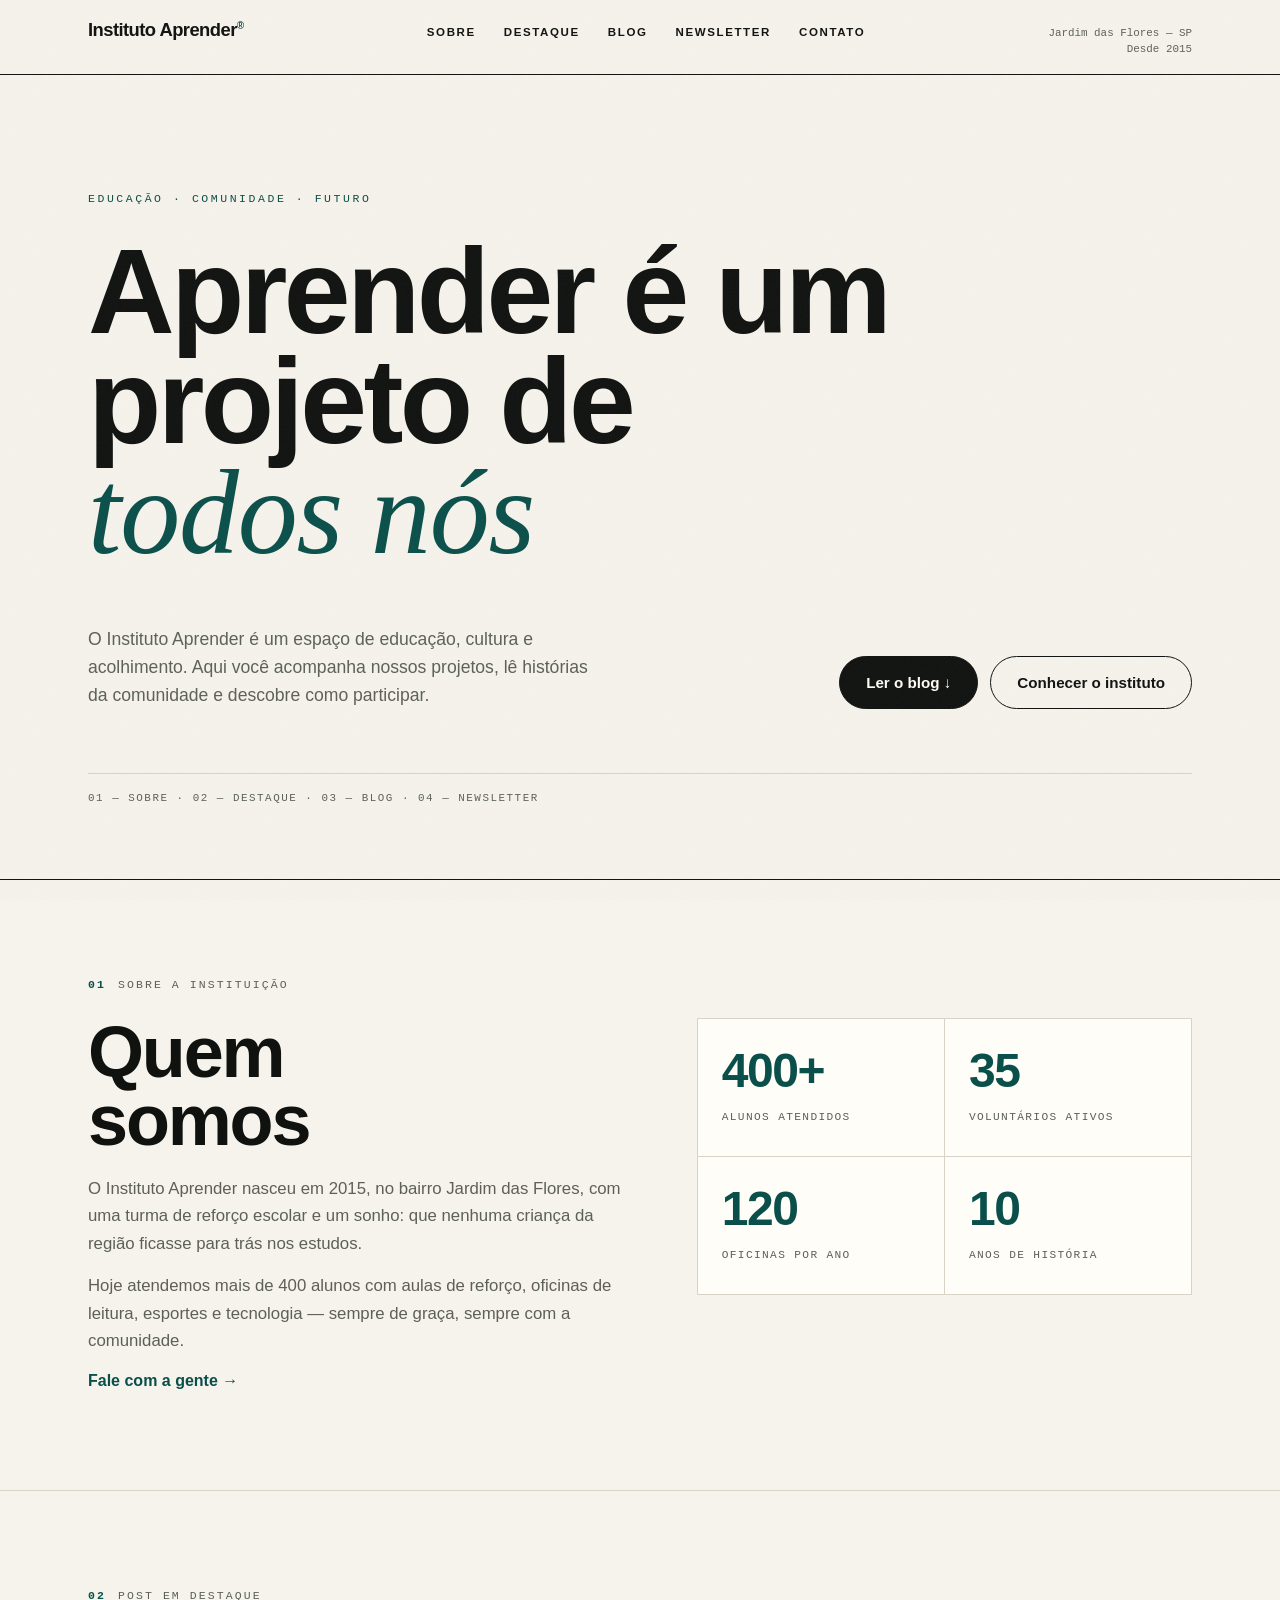
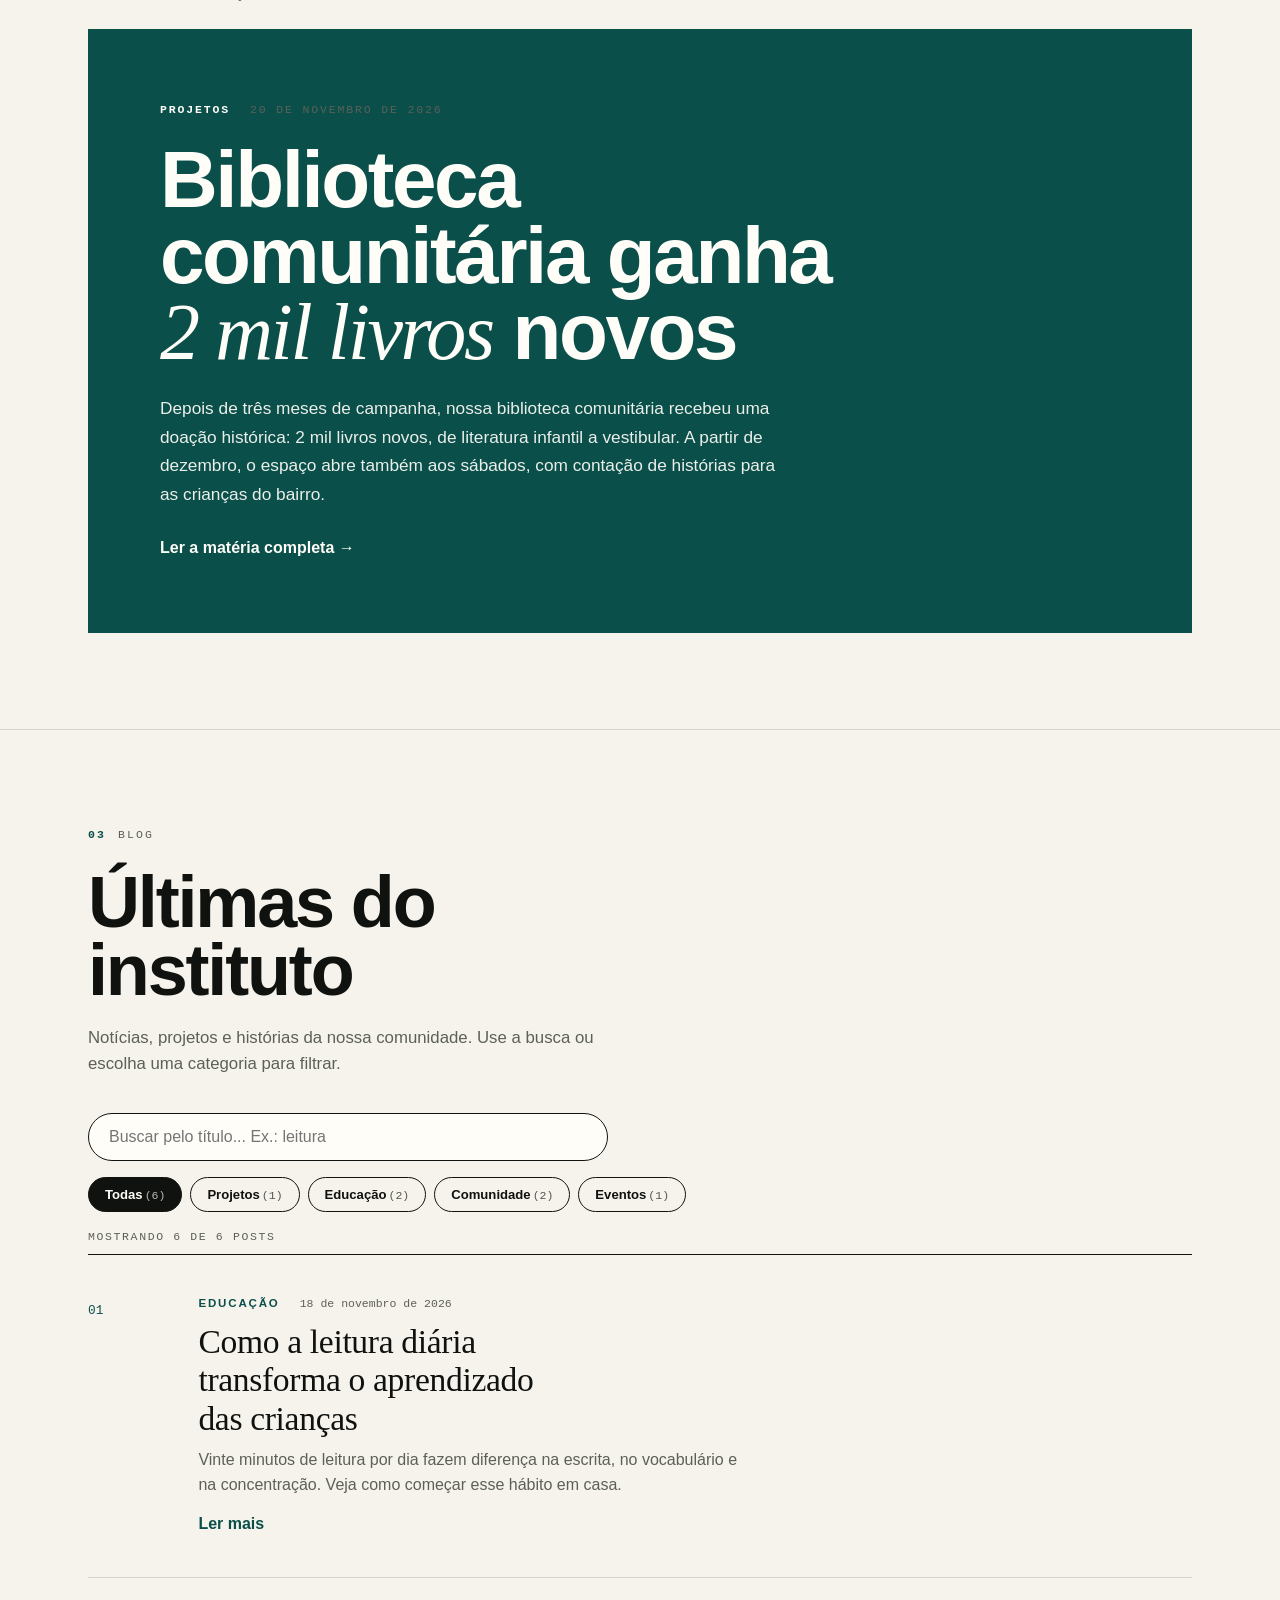
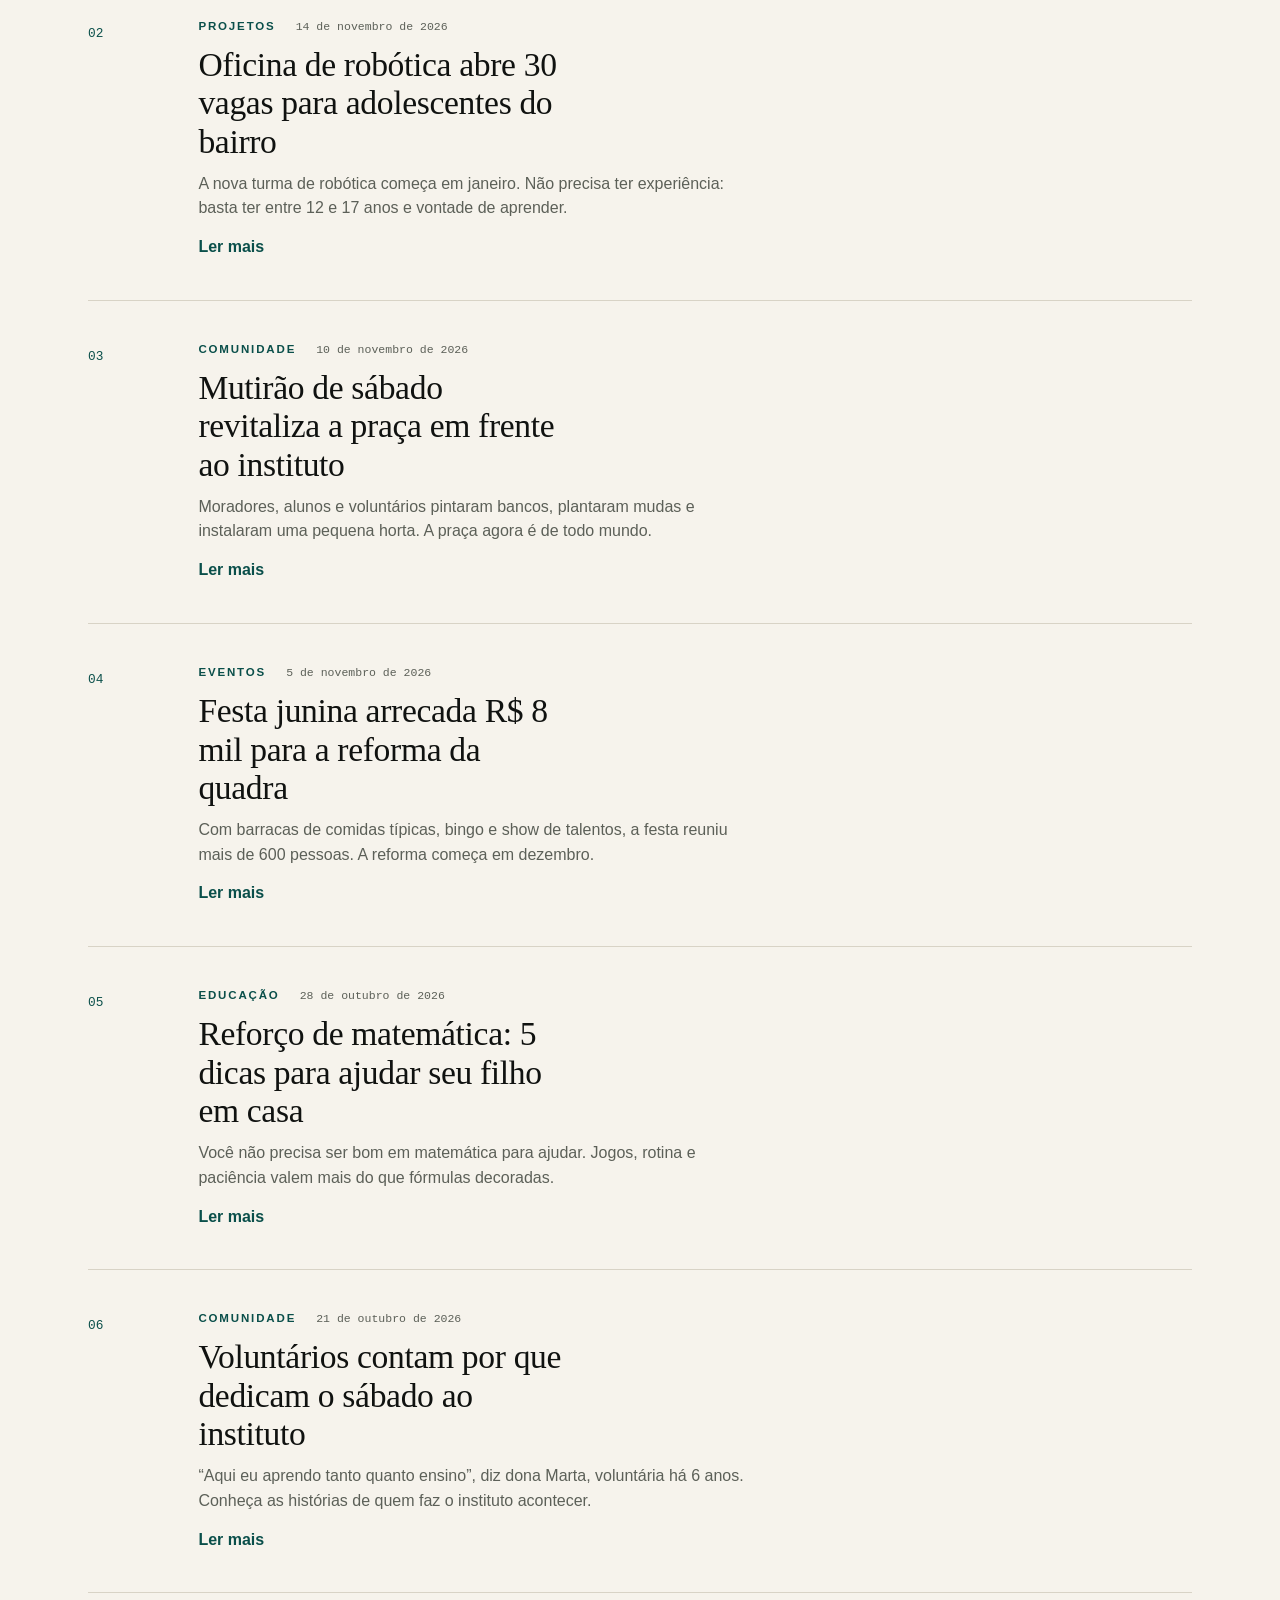
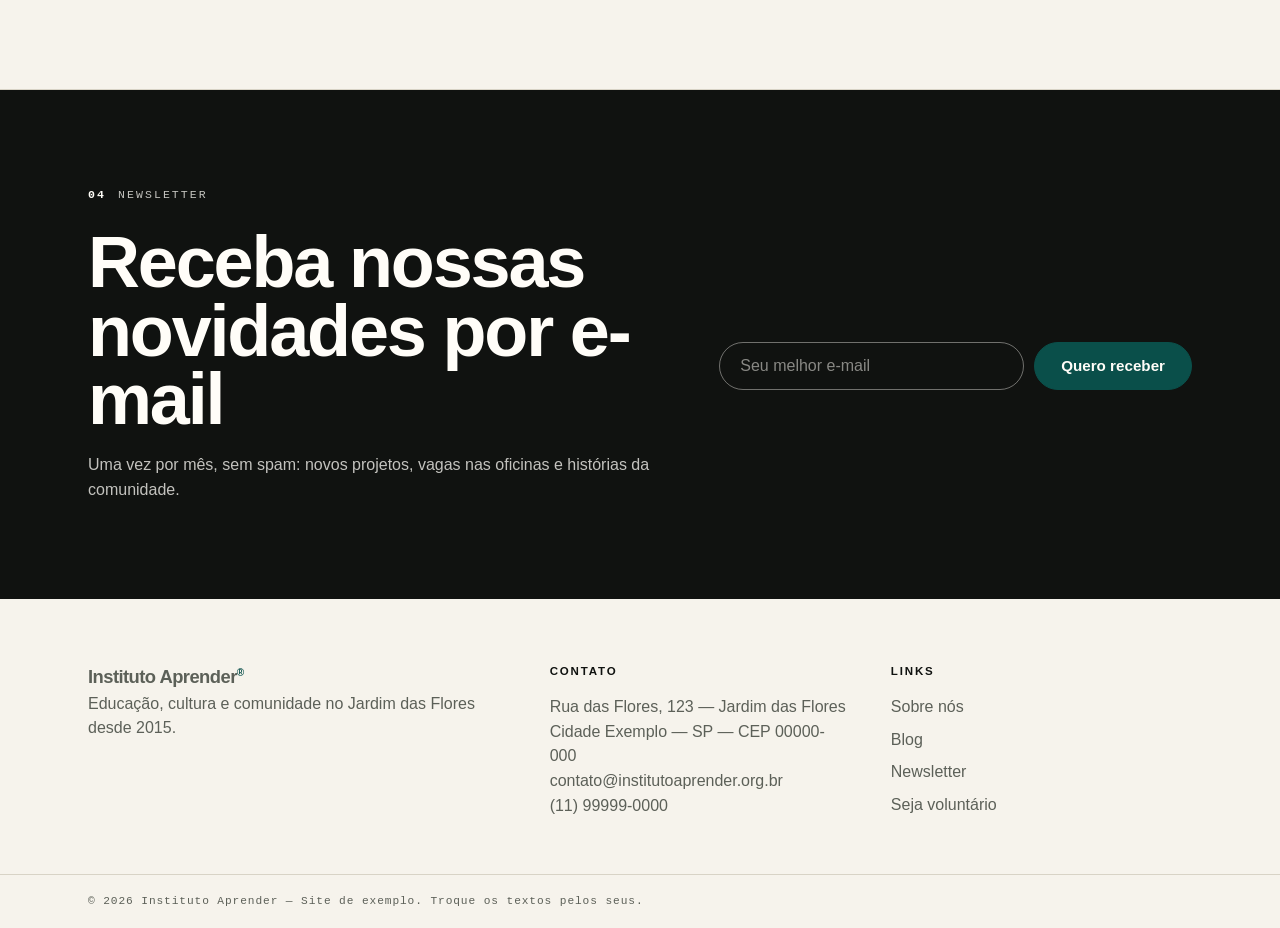
<file: modelos/blog-institucional/index.html>
<!DOCTYPE html>
<html lang="pt-BR">
<head>
<meta charset="UTF-8">
<meta name="viewport" content="width=device-width, initial-scale=1.0">
<title>Instituto Aprender — Educação e Comunidade</title>
<meta name="description" content="Blog institucional do Instituto Aprender: notícias, projetos e histórias da nossa comunidade educativa.">
<link rel="stylesheet" href="style.css">
</head>
<body>

<!-- Grão sutil (CSS puro, sem imagem externa) -->
<div class="grao" aria-hidden="true"></div>

<header class="topo">
  <div class="container topo-interno">
    <a class="logo" href="#">Instituto&nbsp;Aprender<sup>®</sup></a>
    <nav class="menu" aria-label="Navegação principal">
      <a href="#sobre">Sobre</a>
      <a href="#destaque">Destaque</a>
      <a href="#posts">Blog</a>
      <a href="#newsletter">Newsletter</a>
      <a href="#contato">Contato</a>
    </nav>
    <p class="topo-meta">Jardim das Flores — SP<br>Desde 2015</p>
  </div>
</header>

<main>
  <!-- HERO -->
  <section class="hero">
    <div class="container">
      <p class="hero-kicker reveal">Educação · Comunidade · Futuro</p>
      <h1 class="reveal">Aprender é um<br>projeto de <em>todos nós</em></h1>
      <div class="hero-rodape">
        <p class="hero-texto reveal">O Instituto Aprender é um espaço de educação, cultura e acolhimento. Aqui você acompanha nossos projetos, lê histórias da comunidade e descobre como participar.</p>
        <div class="hero-acoes reveal">
          <a class="btn btn-principal" href="#posts">Ler o blog <span aria-hidden="true">↓</span></a>
          <a class="btn btn-secundario" href="#sobre">Conhecer o instituto</a>
        </div>
      </div>
      <p class="hero-indice reveal" aria-hidden="true">01 — Sobre · 02 — Destaque · 03 — Blog · 04 — Newsletter</p>
    </div>
  </section>
  <!-- 01 · SOBRE -->
  <section id="sobre" class="sobre">
    <div class="container">
      <p class="rotulo reveal"><span class="rotulo-num">01</span> Sobre a instituição</p>
      <div class="sobre-grid">
        <div class="reveal">
          <h2>Quem<br>somos</h2>
          <p>O Instituto Aprender nasceu em 2015, no bairro Jardim das Flores, com uma turma de reforço escolar e um sonho: que nenhuma criança da região ficasse para trás nos estudos.</p>
          <p>Hoje atendemos mais de 400 alunos com aulas de reforço, oficinas de leitura, esportes e tecnologia — sempre de graça, sempre com a comunidade.</p>
          <a class="link-seta" href="#contato">Fale com a gente <span aria-hidden="true">→</span></a>
        </div>
        <ul class="sobre-numeros">
          <li class="numero reveal"><strong>400+</strong><span>alunos atendidos</span></li>
          <li class="numero reveal"><strong>35</strong><span>voluntários ativos</span></li>
          <li class="numero reveal"><strong>120</strong><span>oficinas por ano</span></li>
          <li class="numero reveal"><strong>10</strong><span>anos de história</span></li>
        </ul>
      </div>
    </div>
  </section>

  <!-- 02 · DESTAQUE -->
  <section id="destaque" class="destaque">
    <div class="container">
      <p class="rotulo reveal"><span class="rotulo-num">02</span> Post em destaque</p>
      <article class="destaque-card reveal">
        <p class="destaque-meta"><span class="categoria">Projetos</span><span class="data">20 de novembro de 2026</span></p>
        <h2 class="destaque-titulo">Biblioteca comunitária ganha <em>2 mil livros</em> novos</h2>
        <p class="destaque-texto">Depois de três meses de campanha, nossa biblioteca comunitária recebeu uma doação histórica: 2 mil livros novos, de literatura infantil a vestibular. A partir de dezembro, o espaço abre também aos sábados, com contação de histórias para as crianças do bairro.</p>
        <a class="link-seta" href="#posts">Ler a matéria completa <span aria-hidden="true">→</span></a>
      </article>
    </div>
  </section>
  <!-- 03 · BLOG / POSTS -->
  <section id="posts" class="blog">
    <div class="container">
      <p class="rotulo reveal"><span class="rotulo-num">03</span> Blog</p>
      <h2 class="reveal">Últimas do<br>instituto</h2>
      <p class="secao-texto reveal">Notícias, projetos e histórias da nossa comunidade. Use a busca ou escolha uma categoria para filtrar.</p>

      <div class="filtros reveal">
        <label class="busca">
          <span class="sr-only">Buscar posts</span>
          <input type="search" id="campo-busca" placeholder="Buscar pelo título... Ex.: leitura" autocomplete="off">
        </label>
        <div class="botoes-categoria" role="group" aria-label="Filtrar por categoria">
          <button class="filtro ativo" data-categoria="todas" type="button">Todas</button>
          <button class="filtro" data-categoria="Projetos" type="button">Projetos</button>
          <button class="filtro" data-categoria="Educação" type="button">Educação</button>
          <button class="filtro" data-categoria="Comunidade" type="button">Comunidade</button>
          <button class="filtro" data-categoria="Eventos" type="button">Eventos</button>
        </div>
      </div>

      <p id="resultado-contagem" class="contagem" aria-live="polite">Mostrando 6 de 6 posts</p>

      <div class="indice-posts" id="grade-posts">
        <article class="post reveal" data-categoria="Educação" data-titulo="Como a leitura diária transforma o aprendizado das crianças">
          <span class="post-num" aria-hidden="true">01</span>
          <div class="post-corpo">
            <p class="post-meta"><span class="categoria">Educação</span><span class="data">18 de novembro de 2026</span></p>
            <h3>Como a leitura diária transforma o aprendizado das crianças</h3>
            <p class="resumo">Vinte minutos de leitura por dia fazem diferença na escrita, no vocabulário e na concentração. Veja como começar esse hábito em casa.</p>
            <a class="link-seta" href="#">Ler mais <span class="seta" aria-hidden="true">→</span></a>
          </div>
        </article>

        <article class="post reveal" data-categoria="Projetos" data-titulo="Oficina de robótica abre 30 vagas para adolescentes do bairro">
          <span class="post-num" aria-hidden="true">02</span>
          <div class="post-corpo">
            <p class="post-meta"><span class="categoria">Projetos</span><span class="data">14 de novembro de 2026</span></p>
            <h3>Oficina de robótica abre 30 vagas para adolescentes do bairro</h3>
            <p class="resumo">A nova turma de robótica começa em janeiro. Não precisa ter experiência: basta ter entre 12 e 17 anos e vontade de aprender.</p>
            <a class="link-seta" href="#">Ler mais <span class="seta" aria-hidden="true">→</span></a>
          </div>
        </article>

        <article class="post reveal" data-categoria="Comunidade" data-titulo="Mutirão de sábado revitaliza a praça em frente ao instituto">
          <span class="post-num" aria-hidden="true">03</span>
          <div class="post-corpo">
            <p class="post-meta"><span class="categoria">Comunidade</span><span class="data">10 de novembro de 2026</span></p>
            <h3>Mutirão de sábado revitaliza a praça em frente ao instituto</h3>
            <p class="resumo">Moradores, alunos e voluntários pintaram bancos, plantaram mudas e instalaram uma pequena horta. A praça agora é de todo mundo.</p>
            <a class="link-seta" href="#">Ler mais <span class="seta" aria-hidden="true">→</span></a>
          </div>
        </article>
        <article class="post reveal" data-categoria="Eventos" data-titulo="Festa junina arrecada R$ 8 mil para a reforma da quadra">
          <span class="post-num" aria-hidden="true">04</span>
          <div class="post-corpo">
            <p class="post-meta"><span class="categoria">Eventos</span><span class="data">5 de novembro de 2026</span></p>
            <h3>Festa junina arrecada R$ 8 mil para a reforma da quadra</h3>
            <p class="resumo">Com barracas de comidas típicas, bingo e show de talentos, a festa reuniu mais de 600 pessoas. A reforma começa em dezembro.</p>
            <a class="link-seta" href="#">Ler mais <span class="seta" aria-hidden="true">→</span></a>
          </div>
        </article>

        <article class="post reveal" data-categoria="Educação" data-titulo="Reforço de matemática: 5 dicas para ajudar seu filho em casa">
          <span class="post-num" aria-hidden="true">05</span>
          <div class="post-corpo">
            <p class="post-meta"><span class="categoria">Educação</span><span class="data">28 de outubro de 2026</span></p>
            <h3>Reforço de matemática: 5 dicas para ajudar seu filho em casa</h3>
            <p class="resumo">Você não precisa ser bom em matemática para ajudar. Jogos, rotina e paciência valem mais do que fórmulas decoradas.</p>
            <a class="link-seta" href="#">Ler mais <span class="seta" aria-hidden="true">→</span></a>
          </div>
        </article>

        <article class="post reveal" data-categoria="Comunidade" data-titulo="Voluntários contam por que dedicam o sábado ao instituto">
          <span class="post-num" aria-hidden="true">06</span>
          <div class="post-corpo">
            <p class="post-meta"><span class="categoria">Comunidade</span><span class="data">21 de outubro de 2026</span></p>
            <h3>Voluntários contam por que dedicam o sábado ao instituto</h3>
            <p class="resumo">“Aqui eu aprendo tanto quanto ensino”, diz dona Marta, voluntária há 6 anos. Conheça as histórias de quem faz o instituto acontecer.</p>
            <a class="link-seta" href="#">Ler mais <span class="seta" aria-hidden="true">→</span></a>
          </div>
        </article>
      </div>

      <p id="sem-resultados" class="sem-resultados" hidden>Nenhum post encontrado. Tente outra palavra ou outra categoria.</p>
    </div>
  </section>
  <!-- 04 · NEWSLETTER -->
  <section id="newsletter" class="newsletter">
    <div class="container">
      <p class="rotulo rotulo-claro reveal"><span class="rotulo-num">04</span> Newsletter</p>
      <div class="newsletter-interno">
        <div class="reveal">
          <h2>Receba nossas novidades por e-mail</h2>
          <p>Uma vez por mês, sem spam: novos projetos, vagas nas oficinas e histórias da comunidade.</p>
        </div>
        <form id="form-newsletter" class="form-newsletter reveal" novalidate>
          <label class="sr-only" for="email-newsletter">Seu melhor e-mail</label>
          <input type="email" id="email-newsletter" placeholder="Seu melhor e-mail" required>
          <button class="btn btn-principal" type="submit">Quero receber</button>
          <p id="msg-newsletter" class="msg-sucesso" role="status" hidden></p>
        </form>
      </div>
    </div>
  </section>
</main>

<!-- CONTATO / RODAPÉ -->
<footer id="contato" class="rodape">
  <div class="container rodape-grid">
    <div>
      <p class="logo rodape-logo">Instituto Aprender<sup>®</sup></p>
      <p>Educação, cultura e comunidade no Jardim das Flores desde 2015.</p>
    </div>
    <div>
      <h3>Contato</h3>
      <p>Rua das Flores, 123 — Jardim das Flores<br>Cidade Exemplo — SP — CEP 00000-000<br>contato@institutoaprender.org.br<br>(11) 99999-0000</p>
    </div>
    <div>
      <h3>Links</h3>
      <ul class="rodape-links">
        <li><a href="#sobre">Sobre nós</a></li>
        <li><a href="#posts">Blog</a></li>
        <li><a href="#newsletter">Newsletter</a></li>
        <li><a href="#">Seja voluntário</a></li>
      </ul>
    </div>
  </div>
  <div class="rodape-base">
    <div class="container">
      <p>&copy; 2026 Instituto Aprender — Site de exemplo. Troque os textos pelos seus.</p>
    </div>
  </div>
</footer>

<script src="script.js"></script>
</body>
</html>
</file>
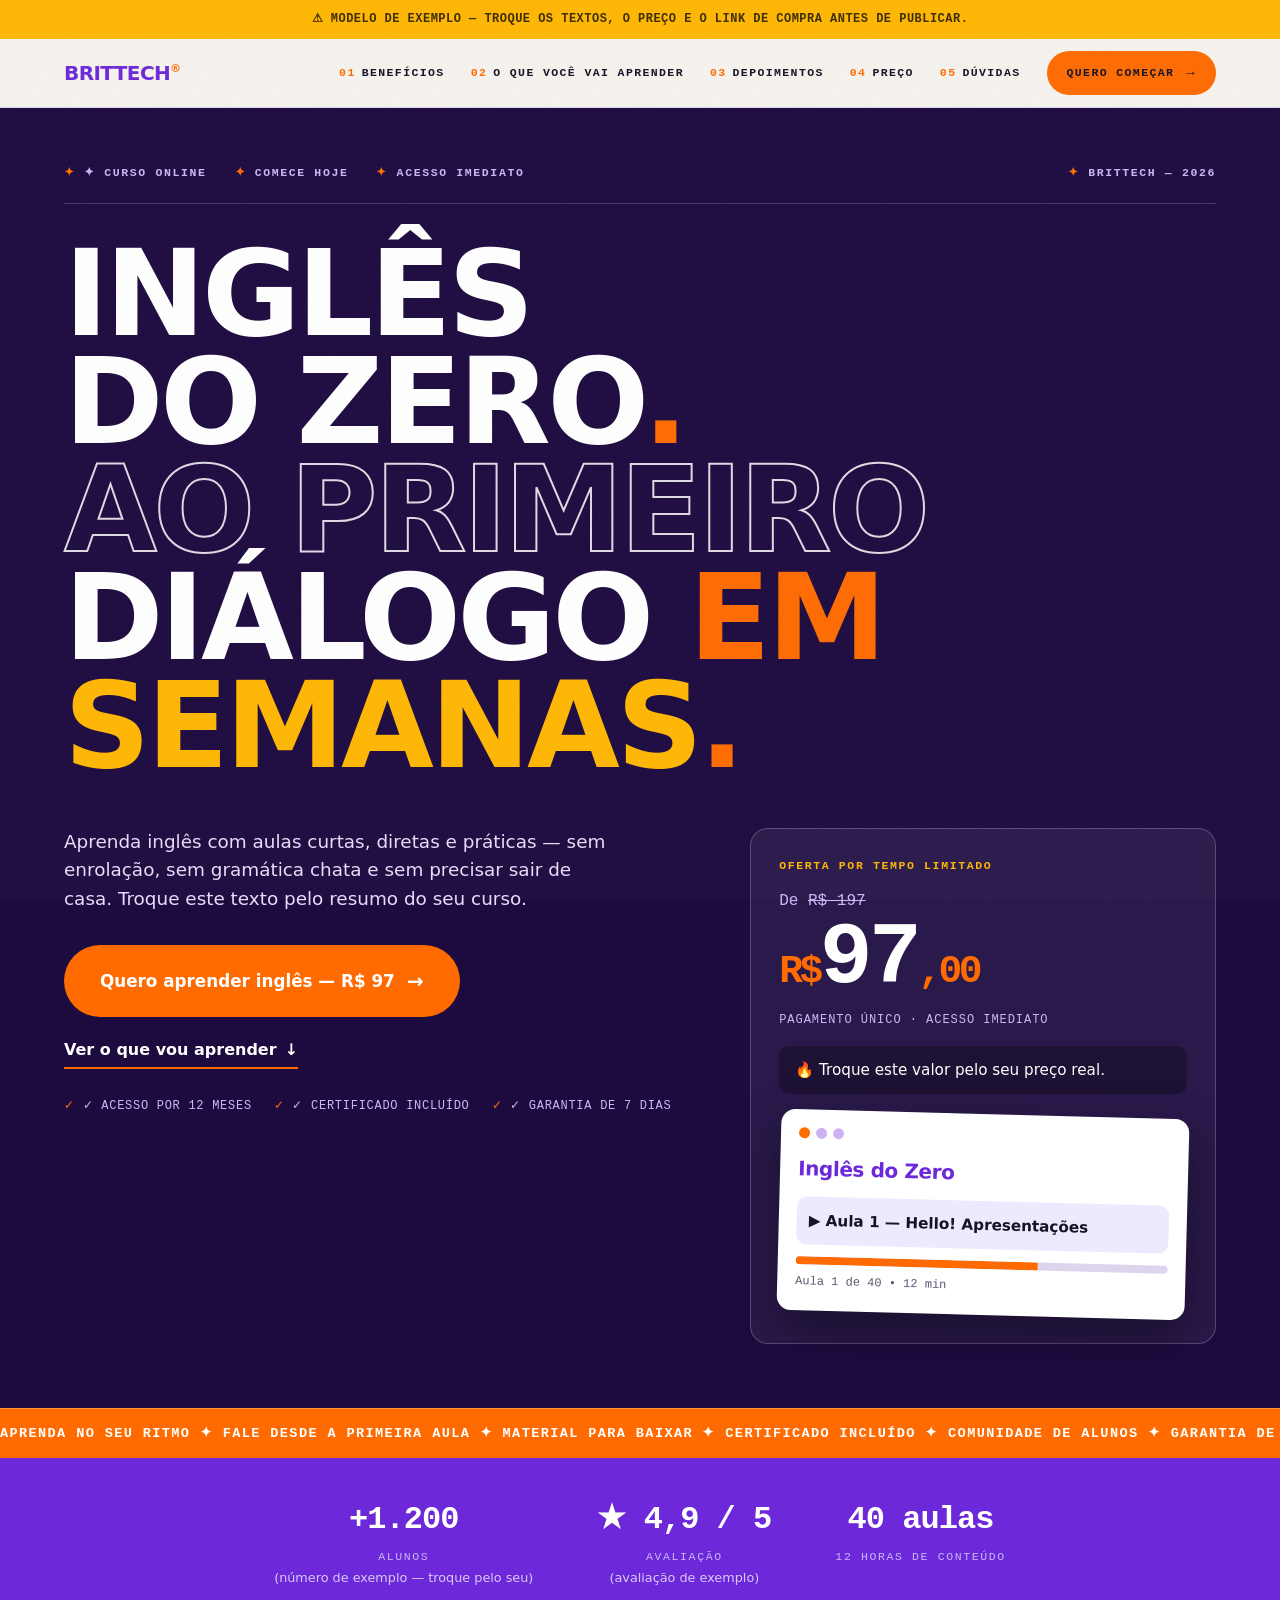
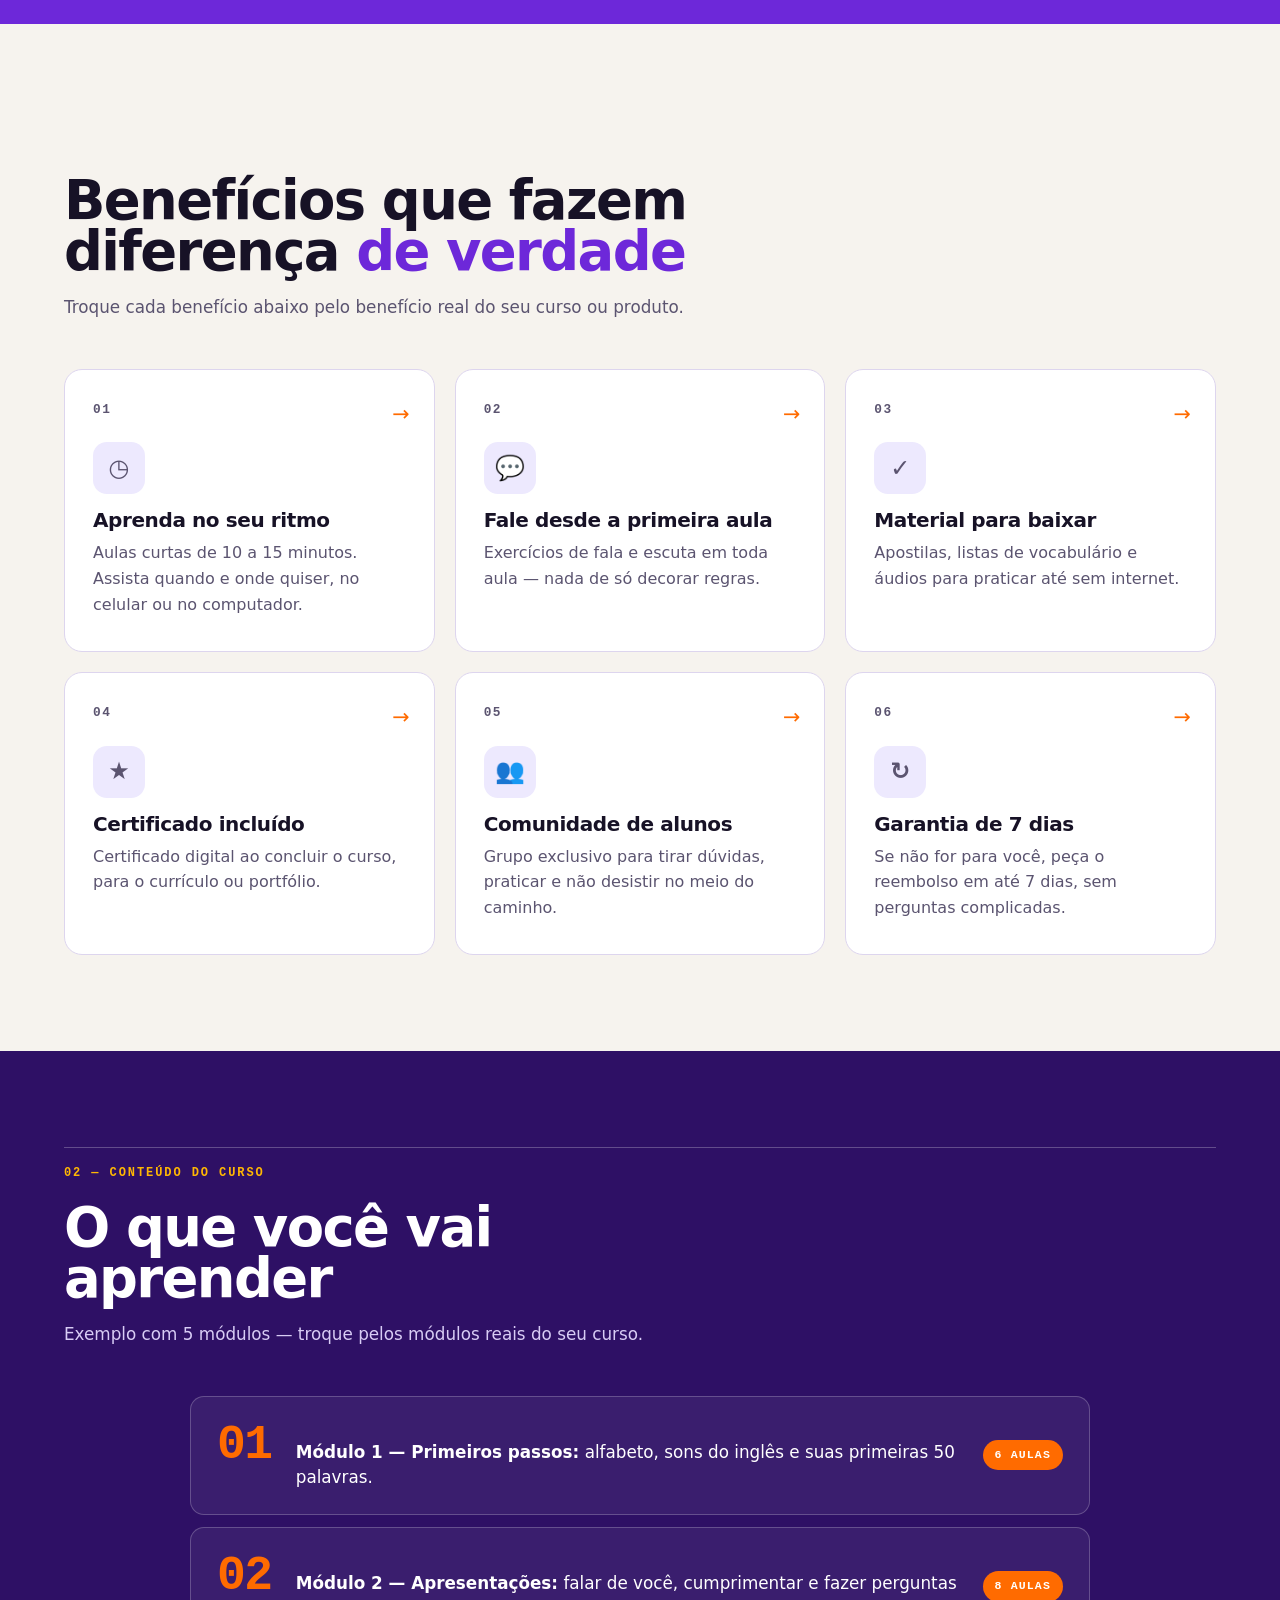
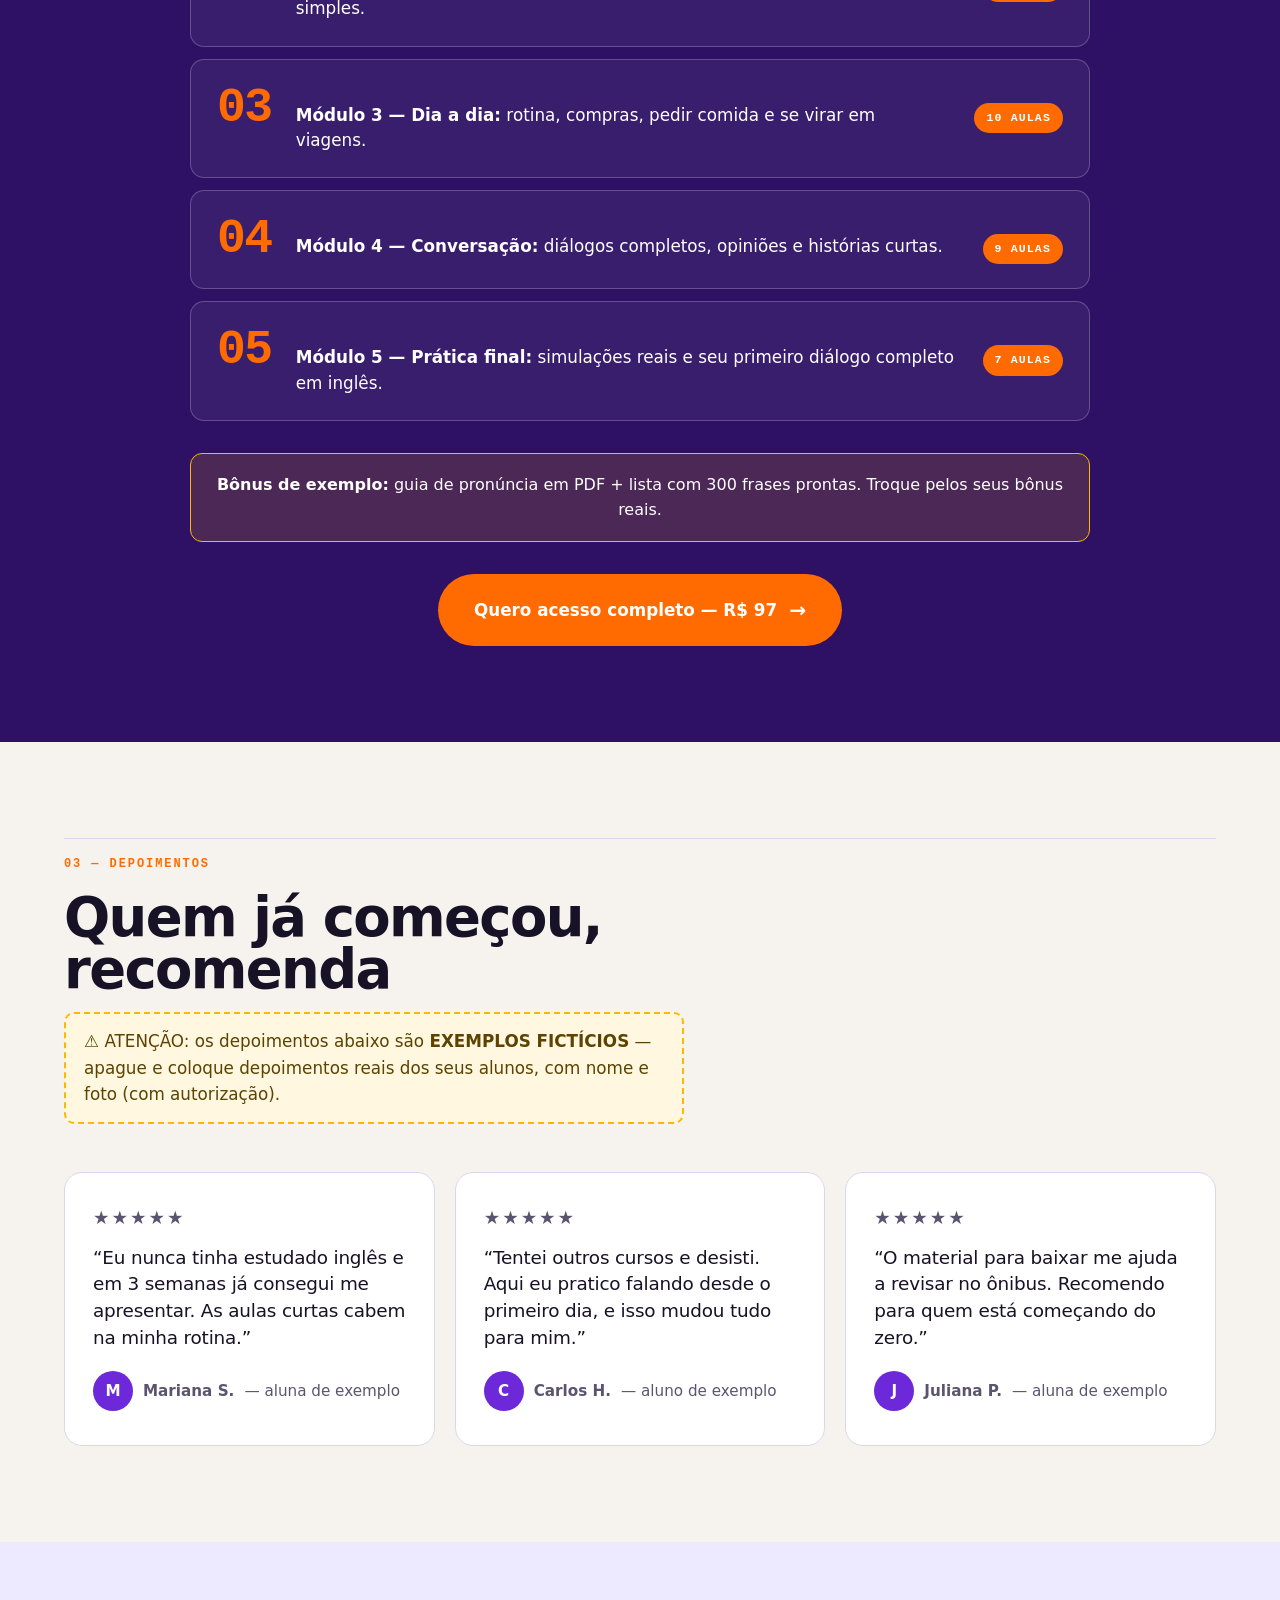
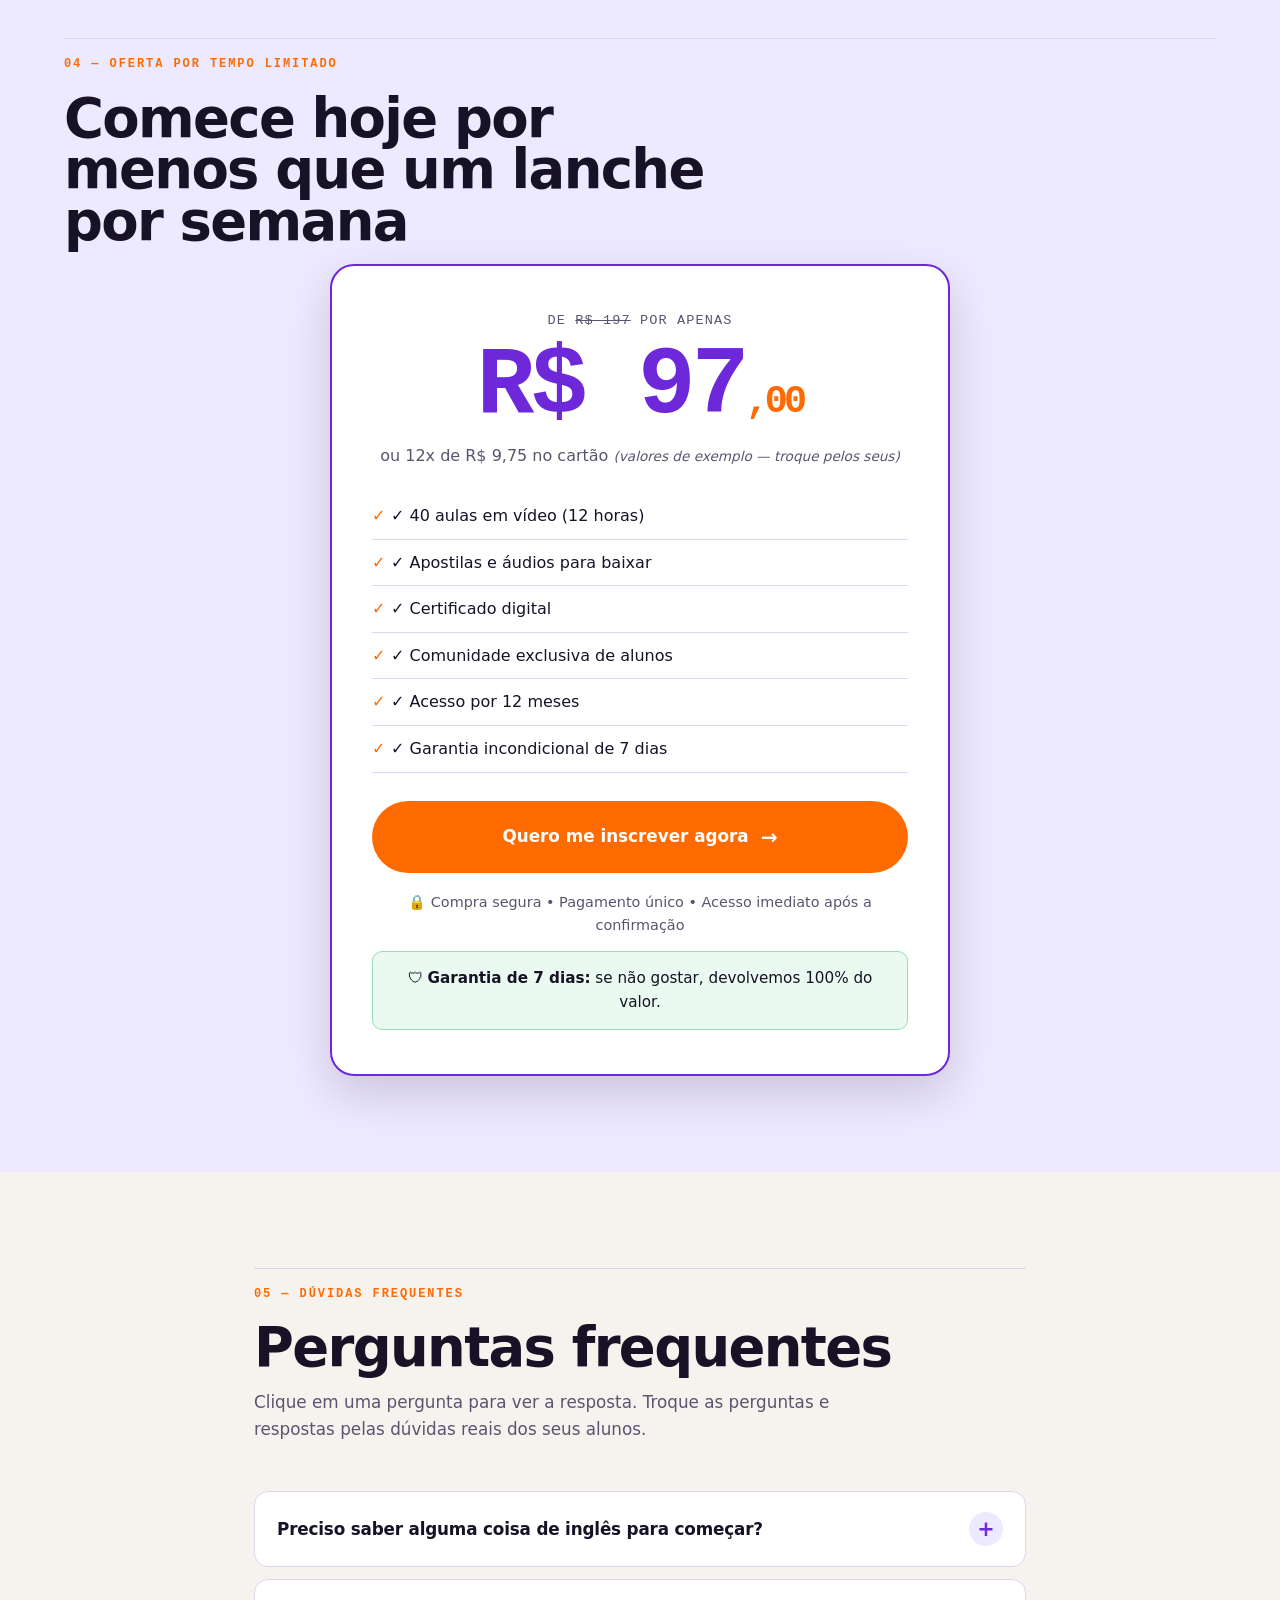
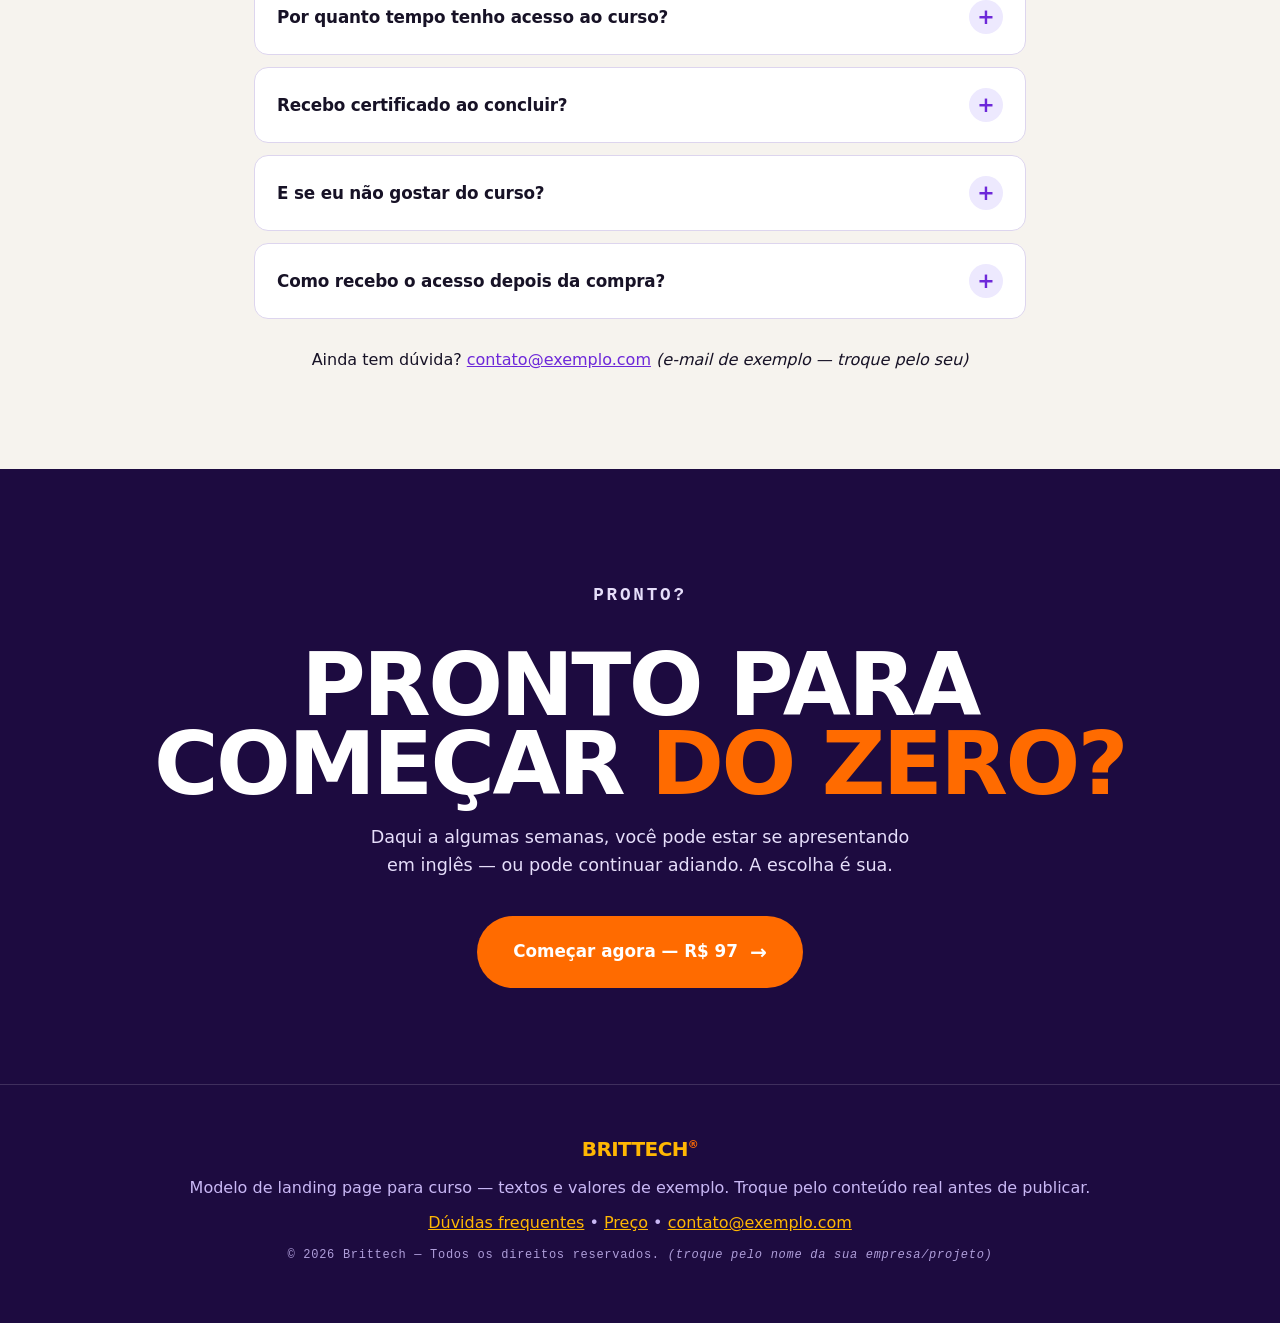
<file: modelos/landing-curso/index.html>
<!DOCTYPE html>
<html lang="pt-BR">
<head>
<meta charset="UTF-8">
<meta name="viewport" content="width=device-width, initial-scale=1.0">
<title>Inglês do Zero — Aprenda inglês do zero ao primeiro diálogo | Brittech</title>
<meta name="description" content="Modelo de landing page de vendas para curso. Exemplo fictício: curso Inglês do Zero por R$ 97. Troque os textos, o preço e o link do checkout.">
<link rel="stylesheet" href="style.css">
</head>
<body>

<!-- ======== AVISO DO MODELO (apague antes de publicar) ======== -->
<div class="aviso-modelo">⚠ MODELO DE EXEMPLO — troque os textos, o preço e o link de compra antes de publicar.</div>

<!-- Grão sutil, só CSS (sem imagem externa) -->
<div class="grao" aria-hidden="true"></div>

<header class="topo">
  <div class="container topo-interno">
    <a class="logo" href="#topo">BRITTECH<sup>®</sup></a>
    <button class="menu-btn" id="menuBtn" aria-expanded="false" aria-controls="menuNav" aria-label="Abrir menu">☰ Menu</button>
    <nav class="menu" id="menuNav" aria-label="Navegação principal">
      <a href="#beneficios"><span class="menu-num">01</span>Benefícios</a>
      <a href="#aprender"><span class="menu-num">02</span>O que você vai aprender</a>
      <a href="#depoimentos"><span class="menu-num">03</span>Depoimentos</a>
      <a href="#preco"><span class="menu-num">04</span>Preço</a>
      <a href="#faq"><span class="menu-num">05</span>Dúvidas</a>
      <a class="btn btn-pequeno" href="#preco">Quero começar <span class="btn-seta" aria-hidden="true">→</span></a>
    </nav>
  </div>
</header>

<main id="topo">

  <!-- HERO -->
  <section class="hero">
    <div class="container">
      <p class="hero-meta reveal"><span>✦ Curso online</span><span>Comece hoje</span><span>Acesso imediato</span><span class="hero-meta-direita">Brittech — 2026</span></p>

      <h1 class="hero-titulo">
        <span class="linha" style="--d:.05s">Inglês</span>
        <span class="linha" style="--d:.15s">do zero<span class="ponto">.</span></span>
        <span class="linha linha-contorno" style="--d:.25s">Ao primeiro</span>
        <span class="linha" style="--d:.35s">diálogo<span class="destaque"> em</span></span>
        <span class="linha" style="--d:.45s"><em>semanas</em><span class="ponto">.</span></span>
      </h1>

      <div class="hero-grade">
        <div class="hero-texto reveal" style="--d:.55s">
          <p class="subtitulo">Aprenda inglês com aulas curtas, diretas e práticas — sem enrolação, sem gramática chata e sem precisar sair de casa. Troque este texto pelo resumo do seu curso.</p>
          <div class="hero-acoes">
            <a class="btn btn-grande btn-comprar" href="#" data-compra><span>Quero aprender inglês — R$ 97</span><span class="btn-seta" aria-hidden="true">→</span></a>
            <a class="btn-texto" href="#aprender">Ver o que vou aprender <span aria-hidden="true">↓</span></a>
          </div>
          <ul class="hero-confianca">
            <li>✓ Acesso por 12 meses</li>
            <li>✓ Certificado incluído</li>
            <li>✓ Garantia de 7 dias</li>
          </ul>
        </div>

        <aside class="hero-preco reveal" style="--d:.65s" aria-label="Preço do curso">
          <p class="hero-preco-rotulo">Oferta por tempo limitado</p>
          <p class="hero-preco-antigo">De <del>R$ 197</del></p>
          <p class="hero-preco-atual"><small>R$</small>97<small>,00</small></p>
          <p class="hero-preco-legenda">Pagamento único · Acesso imediato</p>
          <p class="hero-urgencia">🔥 Troque este valor pelo seu preço real.</p>
          <!-- Vitrine feita só com CSS (sem imagem externa) -->
          <div class="mockup" aria-hidden="true">
            <div class="mockup-barra"><span></span><span></span><span></span></div>
            <p class="mockup-titulo">Inglês do Zero</p>
            <p class="mockup-aula">▶ Aula 1 — Hello! Apresentações</p>
            <div class="mockup-progresso"><span></span></div>
            <p class="mockup-legenda">Aula 1 de 40 • 12 min</p>
          </div>
        </aside>
      </div>
    </div>

    <!-- Marquee de benefícios (duplicado para o loop; a cópia é aria-hidden) -->
    <div class="marquee" aria-label="Benefícios do curso">
      <div class="marquee-trilha">
        <span>Aprenda no seu ritmo ✦ Fale desde a primeira aula ✦ Material para baixar ✦ Certificado incluído ✦ Comunidade de alunos ✦ Garantia de 7 dias ✦&nbsp;</span>
        <span aria-hidden="true">Aprenda no seu ritmo ✦ Fale desde a primeira aula ✦ Material para baixar ✦ Certificado incluído ✦ Comunidade de alunos ✦ Garantia de 7 dias ✦&nbsp;</span>
      </div>
    </div>
  </section>

  <!-- PROVA SOCIAL (exemplo) -->
  <section class="faixa">
    <div class="container faixa-interna">
      <p class="reveal"><strong>+1.200</strong><span>alunos</span><small>(número de exemplo — troque pelo seu)</small></p>
      <p class="reveal" style="--d:.1s"><strong>★ 4,9 / 5</strong><span>avaliação</span><small>(avaliação de exemplo)</small></p>
      <p class="reveal" style="--d:.2s"><strong>40 aulas</strong><span>12 horas de conteúdo</span></p>
    </div>
  </section>

  <!-- 01 · BENEFÍCIOS -->
  <section class="secao" id="beneficios">
    <div class="container">
      <p class="secao-num reveal">01 — Por que este curso?</p>
      <h2 class="reveal">Benefícios que fazem diferença <em>de verdade</em></h2>
      <p class="secao-sub reveal">Troque cada benefício abaixo pelo benefício real do seu curso ou produto.</p>
      <div class="grade-cards">
        <article class="cartao reveal" style="--d:0s"><p class="cartao-num">01</p><p class="icone">◷</p><h3>Aprenda no seu ritmo</h3><p>Aulas curtas de 10 a 15 minutos. Assista quando e onde quiser, no celular ou no computador.</p><span class="cartao-seta" aria-hidden="true">→</span></article>
        <article class="cartao reveal" style="--d:.08s"><p class="cartao-num">02</p><p class="icone">💬</p><h3>Fale desde a primeira aula</h3><p>Exercícios de fala e escuta em toda aula — nada de só decorar regras.</p><span class="cartao-seta" aria-hidden="true">→</span></article>
        <article class="cartao reveal" style="--d:.16s"><p class="cartao-num">03</p><p class="icone">✓</p><h3>Material para baixar</h3><p>Apostilas, listas de vocabulário e áudios para praticar até sem internet.</p><span class="cartao-seta" aria-hidden="true">→</span></article>
        <article class="cartao reveal" style="--d:0s"><p class="cartao-num">04</p><p class="icone">★</p><h3>Certificado incluído</h3><p>Certificado digital ao concluir o curso, para o currículo ou portfólio.</p><span class="cartao-seta" aria-hidden="true">→</span></article>
        <article class="cartao reveal" style="--d:.08s"><p class="cartao-num">05</p><p class="icone">👥</p><h3>Comunidade de alunos</h3><p>Grupo exclusivo para tirar dúvidas, praticar e não desistir no meio do caminho.</p><span class="cartao-seta" aria-hidden="true">→</span></article>
        <article class="cartao reveal" style="--d:.16s"><p class="cartao-num">06</p><p class="icone">↻</p><h3>Garantia de 7 dias</h3><p>Se não for para você, peça o reembolso em até 7 dias, sem perguntas complicadas.</p><span class="cartao-seta" aria-hidden="true">→</span></article>
      </div>
    </div>
  </section>

  <!-- 02 · O QUE VOCÊ VAI APRENDER -->
  <section class="secao secao-roxa" id="aprender">
    <div class="container">
      <p class="secao-num secao-num-claro reveal">02 — Conteúdo do curso</p>
      <h2 class="reveal">O que você vai aprender</h2>
      <p class="secao-sub reveal">Exemplo com 5 módulos — troque pelos módulos reais do seu curso.</p>
      <ol class="modulos">
        <li class="reveal"><span class="modulo-num">01</span><div><strong>Módulo 1 — Primeiros passos:</strong> alfabeto, sons do inglês e suas primeiras 50 palavras.</div><span class="modulo-aulas">6 aulas</span></li>
        <li class="reveal" style="--d:.08s"><span class="modulo-num">02</span><div><strong>Módulo 2 — Apresentações:</strong> falar de você, cumprimentar e fazer perguntas simples.</div><span class="modulo-aulas">8 aulas</span></li>
        <li class="reveal" style="--d:.16s"><span class="modulo-num">03</span><div><strong>Módulo 3 — Dia a dia:</strong> rotina, compras, pedir comida e se virar em viagens.</div><span class="modulo-aulas">10 aulas</span></li>
        <li class="reveal" style="--d:.24s"><span class="modulo-num">04</span><div><strong>Módulo 4 — Conversação:</strong> diálogos completos, opiniões e histórias curtas.</div><span class="modulo-aulas">9 aulas</span></li>
        <li class="reveal" style="--d:.32s"><span class="modulo-num">05</span><div><strong>Módulo 5 — Prática final:</strong> simulações reais e seu primeiro diálogo completo em inglês.</div><span class="modulo-aulas">7 aulas</span></li>
      </ol>
      <p class="bonus reveal"><strong>Bônus de exemplo:</strong> guia de pronúncia em PDF + lista com 300 frases prontas. Troque pelos seus bônus reais.</p>
      <a class="btn btn-grande btn-comprar btn-centro reveal" href="#" data-compra><span>Quero acesso completo — R$ 97</span><span class="btn-seta" aria-hidden="true">→</span></a>
    </div>
  </section>

  <!-- 03 · DEPOIMENTOS (EXEMPLOS) -->
  <section class="secao" id="depoimentos">
    <div class="container">
      <p class="secao-num reveal">03 — Depoimentos</p>
      <h2 class="reveal">Quem já começou, recomenda</h2>
      <p class="secao-sub aviso-exemplo reveal">⚠ ATENÇÃO: os depoimentos abaixo são <strong>EXEMPLOS FICTÍCIOS</strong> — apague e coloque depoimentos reais dos seus alunos, com nome e foto (com autorização).</p>
      <div class="grade-cards">
        <article class="cartao depoimento reveal" style="--d:0s">
          <p class="estrelas" aria-label="5 de 5 estrelas">★★★★★</p>
          <p>“Eu nunca tinha estudado inglês e em 3 semanas já consegui me apresentar. As aulas curtas cabem na minha rotina.”</p>
          <p class="depoente"><span class="avatar-css">M</span> <strong>Mariana S.</strong> — aluna de exemplo</p>
        </article>
        <article class="cartao depoimento reveal" style="--d:.08s">
          <p class="estrelas" aria-label="5 de 5 estrelas">★★★★★</p>
          <p>“Tentei outros cursos e desisti. Aqui eu pratico falando desde o primeiro dia, e isso mudou tudo para mim.”</p>
          <p class="depoente"><span class="avatar-css">C</span> <strong>Carlos H.</strong> — aluno de exemplo</p>
        </article>
        <article class="cartao depoimento reveal" style="--d:.16s">
          <p class="estrelas" aria-label="5 de 5 estrelas">★★★★★</p>
          <p>“O material para baixar me ajuda a revisar no ônibus. Recomendo para quem está começando do zero.”</p>
          <p class="depoente"><span class="avatar-css">J</span> <strong>Juliana P.</strong> — aluna de exemplo</p>
        </article>
      </div>
    </div>
  </section>

  <!-- 04 · PREÇO / OFERTA -->
  <section class="secao secao-preco" id="preco">
    <div class="container">
      <p class="secao-num reveal">04 — Oferta por tempo limitado</p>
      <h2 class="reveal">Comece hoje por menos que um lanche por semana</h2>
      <div class="cartao-preco reveal">
        <p class="preco-antigo">De <del>R$ 197</del> por apenas</p>
        <p class="preco-atual">R$ 97<span>,00</span></p>
        <p class="preco-parcela">ou 12x de R$ 9,75 no cartão <em>(valores de exemplo — troque pelos seus)</em></p>
        <ul class="preco-inclui">
          <li>✓ 40 aulas em vídeo (12 horas)</li>
          <li>✓ Apostilas e áudios para baixar</li>
          <li>✓ Certificado digital</li>
          <li>✓ Comunidade exclusiva de alunos</li>
          <li>✓ Acesso por 12 meses</li>
          <li>✓ Garantia incondicional de 7 dias</li>
        </ul>
        <a class="btn btn-grande btn-comprar btn-largo" href="#" data-compra><span>Quero me inscrever agora</span><span class="btn-seta" aria-hidden="true">→</span></a>
        <p class="preco-seguro">🔒 Compra segura • Pagamento único • Acesso imediato após a confirmação</p>
        <p class="preco-garantia">🛡 <strong>Garantia de 7 dias:</strong> se não gostar, devolvemos 100% do valor.</p>
      </div>
    </div>
  </section>

  <!-- 05 · FAQ -->
  <section class="secao" id="faq">
    <div class="container container-estreito">
      <p class="secao-num reveal">05 — Dúvidas frequentes</p>
      <h2 class="reveal">Perguntas frequentes</h2>
      <p class="secao-sub reveal">Clique em uma pergunta para ver a resposta. Troque as perguntas e respostas pelas dúvidas reais dos seus alunos.</p>

      <div class="faq">
        <div class="faq-item reveal">
          <button class="faq-pergunta" aria-expanded="false">Preciso saber alguma coisa de inglês para começar?<span class="faq-seta">+</span></button>
          <div class="faq-resposta"><p>Não. O curso foi feito para quem está começando do zero — a primeira aula parte do básico, passo a passo.</p></div>
        </div>
        <div class="faq-item reveal" style="--d:.06s">
          <button class="faq-pergunta" aria-expanded="false">Por quanto tempo tenho acesso ao curso?<span class="faq-seta">+</span></button>
          <div class="faq-resposta"><p>Por 12 meses a partir da compra, com acesso a todas as aulas e atualizações nesse período. Troque este prazo pelo prazo real do seu curso.</p></div>
        </div>
        <div class="faq-item reveal" style="--d:.12s">
          <button class="faq-pergunta" aria-expanded="false">Recebo certificado ao concluir?<span class="faq-seta">+</span></button>
          <div class="faq-resposta"><p>Sim. Ao concluir todas as aulas você recebe um certificado digital, que pode baixar e incluir no currículo.</p></div>
        </div>
        <div class="faq-item reveal" style="--d:.18s">
          <button class="faq-pergunta" aria-expanded="false">E se eu não gostar do curso?<span class="faq-seta">+</span></button>
          <div class="faq-resposta"><p>Você tem 7 dias de garantia incondicional. Basta pedir o reembolso dentro desse prazo e devolvemos 100% do valor.</p></div>
        </div>
        <div class="faq-item reveal" style="--d:.24s">
          <button class="faq-pergunta" aria-expanded="false">Como recebo o acesso depois da compra?<span class="faq-seta">+</span></button>
          <div class="faq-resposta"><p>Após a confirmação do pagamento, você recebe o acesso por e-mail. Troque esta resposta pelo processo real da sua plataforma (ex.: Kiwify, Hotmart).</p></div>
        </div>
      </div>

      <p class="faq-ajuda reveal">Ainda tem dúvida? <a href="mailto:contato@exemplo.com">contato@exemplo.com</a> <em>(e-mail de exemplo — troque pelo seu)</em></p>
    </div>
  </section>

  <!-- CTA FINAL -->
  <section class="cta-final">
    <div class="container">
      <p class="secao-num secao-num-claro reveal">Pronto?</p>
      <h2 class="reveal">Pronto para começar <em>do zero?</em></h2>
      <p class="reveal">Daqui a algumas semanas, você pode estar se apresentando em inglês — ou pode continuar adiando. A escolha é sua.</p>
      <a class="btn btn-grande btn-comprar btn-centro reveal" href="#" data-compra><span>Começar agora — R$ 97</span><span class="btn-seta" aria-hidden="true">→</span></a>
    </div>
  </section>

</main>

<footer class="rodape">
  <div class="container rodape-interno">
    <p><a class="logo logo-rodape" href="#topo">BRITTECH<sup>®</sup></a></p>
    <p>Modelo de landing page para curso — textos e valores de exemplo. Troque pelo conteúdo real antes de publicar.</p>
    <p class="rodape-links">
      <a href="#faq">Dúvidas frequentes</a> •
      <a href="#preco">Preço</a> •
      <a href="mailto:contato@exemplo.com">contato@exemplo.com</a>
    </p>
    <p class="rodape-copy">© <span id="ano">2026</span> Brittech — Todos os direitos reservados. <em>(troque pelo nome da sua empresa/projeto)</em></p>
  </div>
</footer>

<script src="script.js"></script>
</body>
</html>
</file>
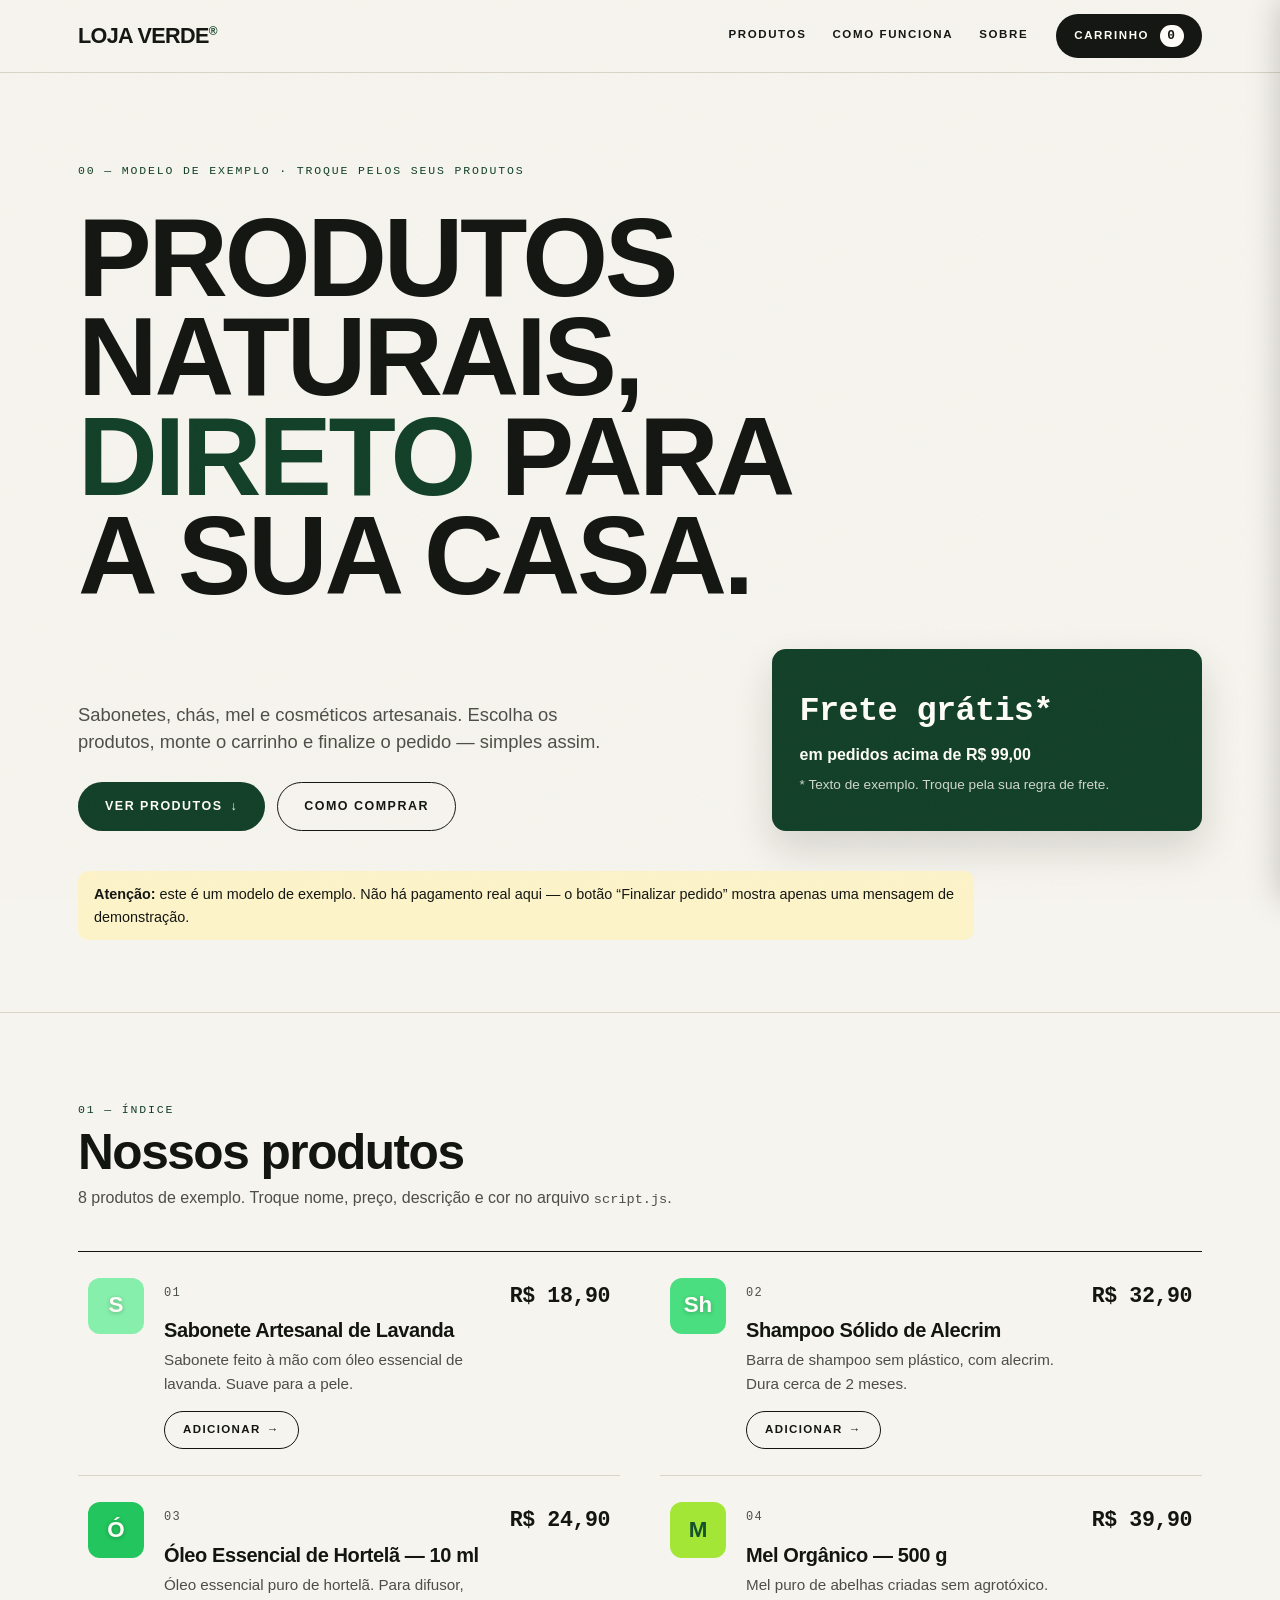
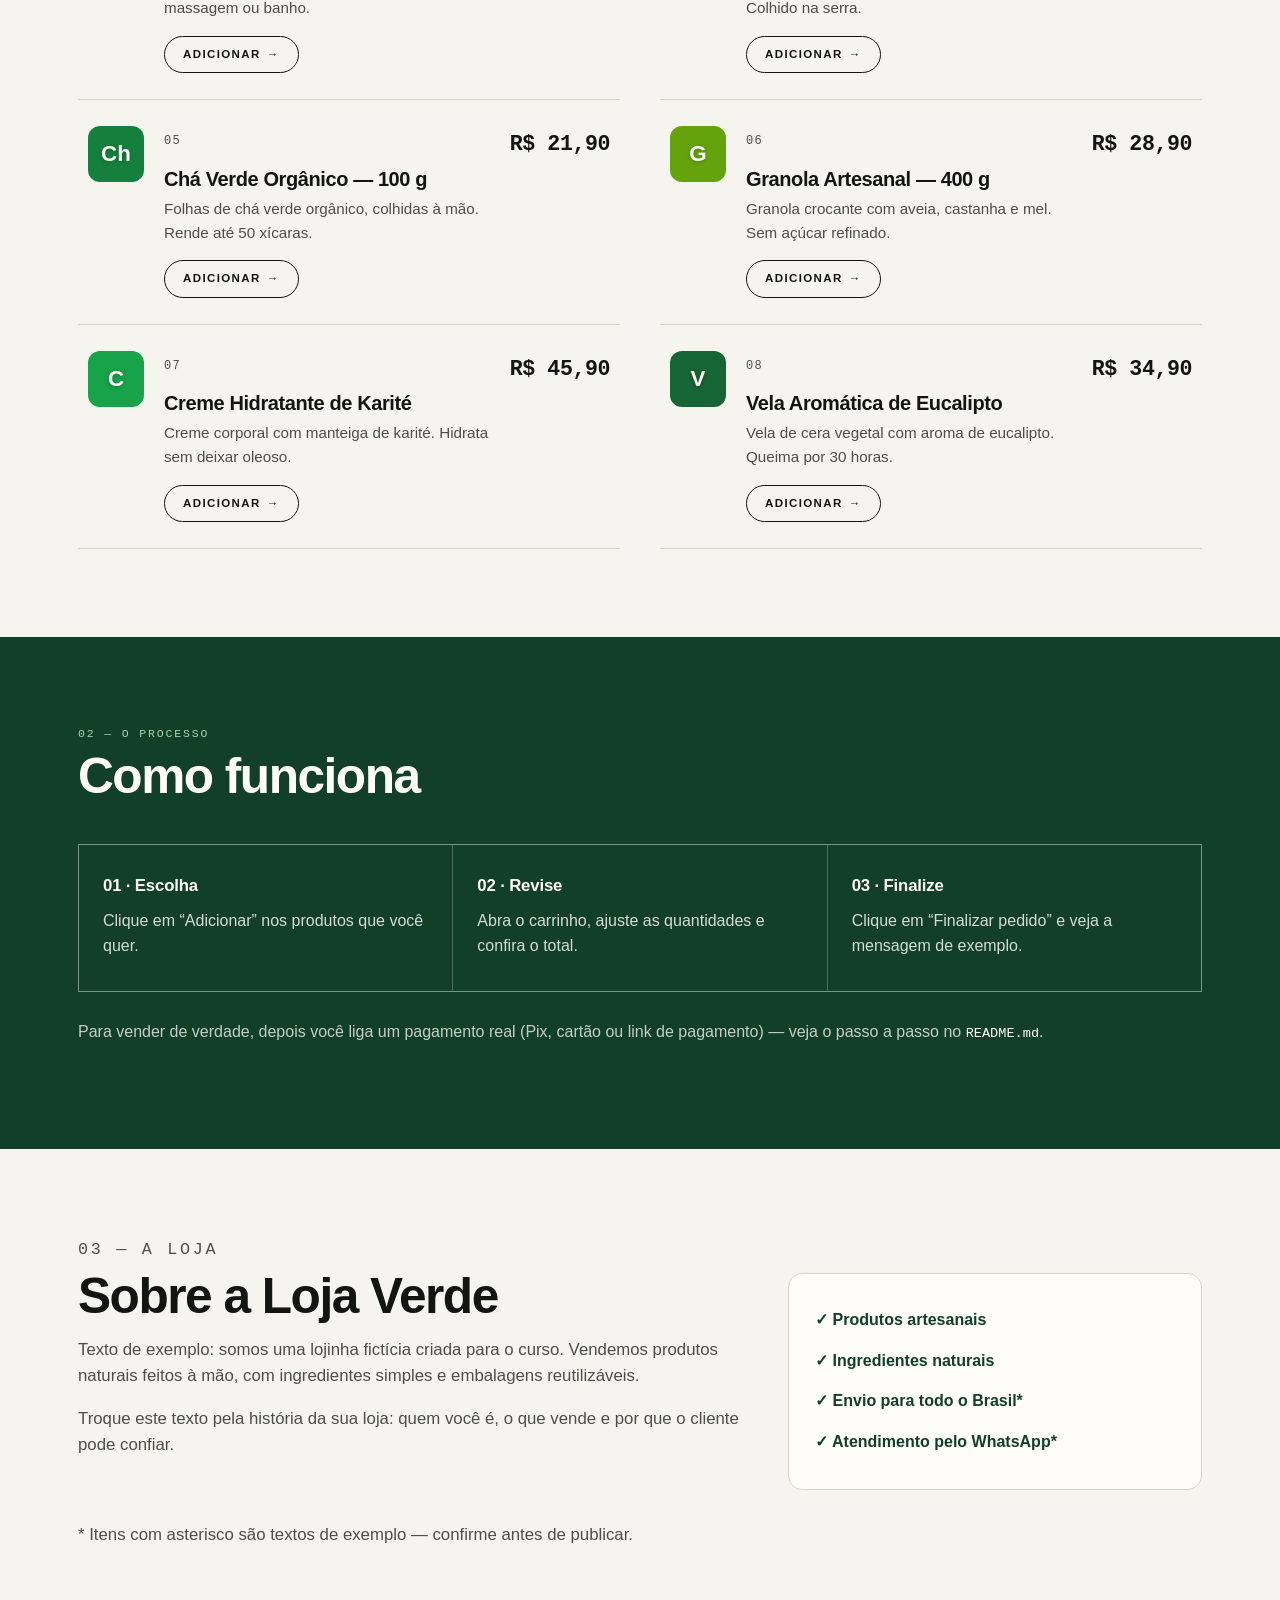
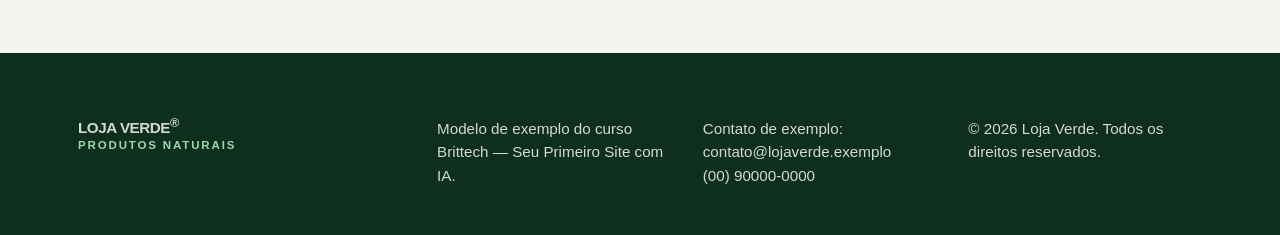
<file: modelos/loja-simples/index.html>
<!DOCTYPE html>
<html lang="pt-BR">
<head>
  <meta charset="UTF-8">
  <meta name="viewport" content="width=device-width, initial-scale=1.0">
  <meta name="description" content="Loja Verde — produtos naturais. Modelo de vitrine de loja simples para o curso Brittech: Seu Primeiro Site com IA. Versão 2, com direção editorial.">
  <title>Loja Verde — Produtos Naturais</title>
  <link rel="stylesheet" href="style.css">
</head>
<body>

  <header class="topo">
    <div class="container topo-interno">
      <a class="logo" href="#">Loja&nbsp;Verde<sup>®</sup></a>

      <nav class="menu" aria-label="Navegação principal">
        <a href="#produtos">Produtos</a>
        <a href="#como-funciona">Como funciona</a>
        <a href="#sobre">Sobre</a>
      </nav>

      <button class="botao-carrinho" id="botao-abrir-carrinho" type="button" aria-label="Abrir carrinho">
        Carrinho <span class="contador" id="contador-carrinho">0</span>
      </button>
    </div>
  </header>

  <main>
    <!-- 00 — Vitrine / apresentação da loja -->
    <section class="destaque">
      <div class="container">
        <p class="etiqueta reveal">00 — Modelo de exemplo · Troque pelos seus produtos</p>
        <h1 class="reveal">Produtos<br>naturais,<br><em>direto</em> para<br>a sua casa.</h1>

        <div class="destaque-rodape">
          <div class="reveal">
            <p class="subtitulo">Sabonetes, chás, mel e cosméticos artesanais. Escolha os produtos, monte o carrinho e finalize o pedido — simples assim.</p>
            <div class="acoes-destaque">
              <a class="botao botao-principal" href="#produtos">Ver produtos <span aria-hidden="true">↓</span></a>
              <a class="botao botao-secundario" href="#como-funciona">Como comprar</a>
            </div>
          </div>

          <aside class="cartao-destaque reveal" aria-label="Frete grátis">
            <p class="cartao-numero">Frete grátis*</p>
            <p><strong>em pedidos acima de R$ 99,00</strong></p>
            <p class="cartao-nota">* Texto de exemplo. Troque pela sua regra de frete.</p>
          </aside>
        </div>

        <p class="aviso-pagamento reveal"><strong>Atenção:</strong> este é um modelo de exemplo. Não há pagamento real aqui — o botão “Finalizar pedido” mostra apenas uma mensagem de demonstração.</p>
      </div>
    </section>

    <!-- 01 — Grade de produtos: os itens são gerados pelo script.js -->
    <section class="produtos" id="produtos">
      <div class="container">
        <div class="titulo-secao reveal">
          <p class="numero-secao">01 — Índice</p>
          <h2>Nossos produtos</h2>
          <p>8 produtos de exemplo. Troque nome, preço, descrição e cor no arquivo <code>script.js</code>.</p>
        </div>

        <div class="grade-produtos" id="grade-produtos">
          <!-- Os produtos aparecem aqui automaticamente. -->
          <noscript><p>Ative o JavaScript do navegador para ver os produtos e usar o carrinho.</p></noscript>
        </div>
      </div>
    </section>

    <!-- 02 — Como funciona -->
    <section class="como-funciona" id="como-funciona">
      <div class="container">
        <p class="numero-secao reveal">02 — O processo</p>
        <h2 class="reveal">Como funciona</h2>
        <ol class="passos">
          <li class="reveal"><strong>01 · Escolha</strong><span>Clique em “Adicionar” nos produtos que você quer.</span></li>
          <li class="reveal"><strong>02 · Revise</strong><span>Abra o carrinho, ajuste as quantidades e confira o total.</span></li>
          <li class="reveal"><strong>03 · Finalize</strong><span>Clique em “Finalizar pedido” e veja a mensagem de exemplo.</span></li>
        </ol>
        <p class="nota reveal">Para vender de verdade, depois você liga um pagamento real (Pix, cartão ou link de pagamento) — veja o passo a passo no <code>README.md</code>.</p>
      </div>
    </section>

    <!-- 03 — Sobre a loja -->
    <section class="sobre" id="sobre">
      <div class="container">
        <p class="numero-secao reveal">03 — A loja</p>
        <div class="sobre-interno">
          <div class="reveal">
            <h2>Sobre a Loja Verde</h2>
            <p>Texto de exemplo: somos uma lojinha fictícia criada para o curso. Vendemos produtos naturais feitos à mão, com ingredientes simples e embalagens reutilizáveis.</p>
            <p>Troque este texto pela história da sua loja: quem você é, o que vende e por que o cliente pode confiar.</p>
          </div>
          <ul class="vantagens reveal">
            <li>✓ Produtos artesanais</li>
            <li>✓ Ingredientes naturais</li>
            <li>✓ Envio para todo o Brasil*</li>
            <li>✓ Atendimento pelo WhatsApp*</li>
          </ul>
        </div>
        <p class="nota-rodape">* Itens com asterisco são textos de exemplo — confirme antes de publicar.</p>
      </div>
    </section>
  </main>

  <footer class="rodape">
    <div class="container rodape-interno">
      <p class="rodape-marca">Loja Verde<sup>®</sup><br><span>produtos naturais</span></p>
      <p>Modelo de exemplo do curso Brittech — Seu Primeiro Site com IA.</p>
      <p>Contato de exemplo:<br>contato@lojaverde.exemplo<br>(00) 90000-0000</p>
      <p>© 2026 Loja Verde. Todos os direitos reservados.</p>
    </div>
  </footer>

  <!-- Fundo escuro atrás do carrinho -->
  <div class="fundo-carrinho" id="fundo-carrinho" hidden></div>

  <!-- Carrinho lateral -->
  <aside class="carrinho" id="carrinho" aria-label="Carrinho de compras" aria-hidden="true">
    <div class="carrinho-topo">
      <h2>Seu carrinho</h2>
      <button class="botao-fechar" id="botao-fechar-carrinho" type="button" aria-label="Fechar carrinho">✕</button>
    </div>

    <p class="carrinho-vazio" id="mensagem-carrinho-vazio">Seu carrinho está vazio.<br>Adicione um produto para começar.</p>

    <ul class="lista-carrinho" id="lista-carrinho"></ul>

    <div class="carrinho-rodape" id="rodape-carrinho" hidden>
      <p class="total">Total: <strong id="total-carrinho">R$ 0,00</strong></p>
      <button class="botao botao-principal botao-largo" id="botao-finalizar" type="button">Finalizar pedido</button>
      <button class="botao botao-secundario botao-largo" id="botao-limpar" type="button">Limpar carrinho</button>
      <p class="aviso-pagamento">Demonstração: nenhum pagamento é cobrado e nenhum pedido real é enviado.</p>
      <p class="mensagem-finalizar" id="mensagem-finalizar" role="status" hidden></p>
    </div>
  </aside>

  <div class="aviso" id="aviso" role="status" aria-live="polite" hidden></div>

  <script src="script.js"></script>
</body>
</html>
</file>
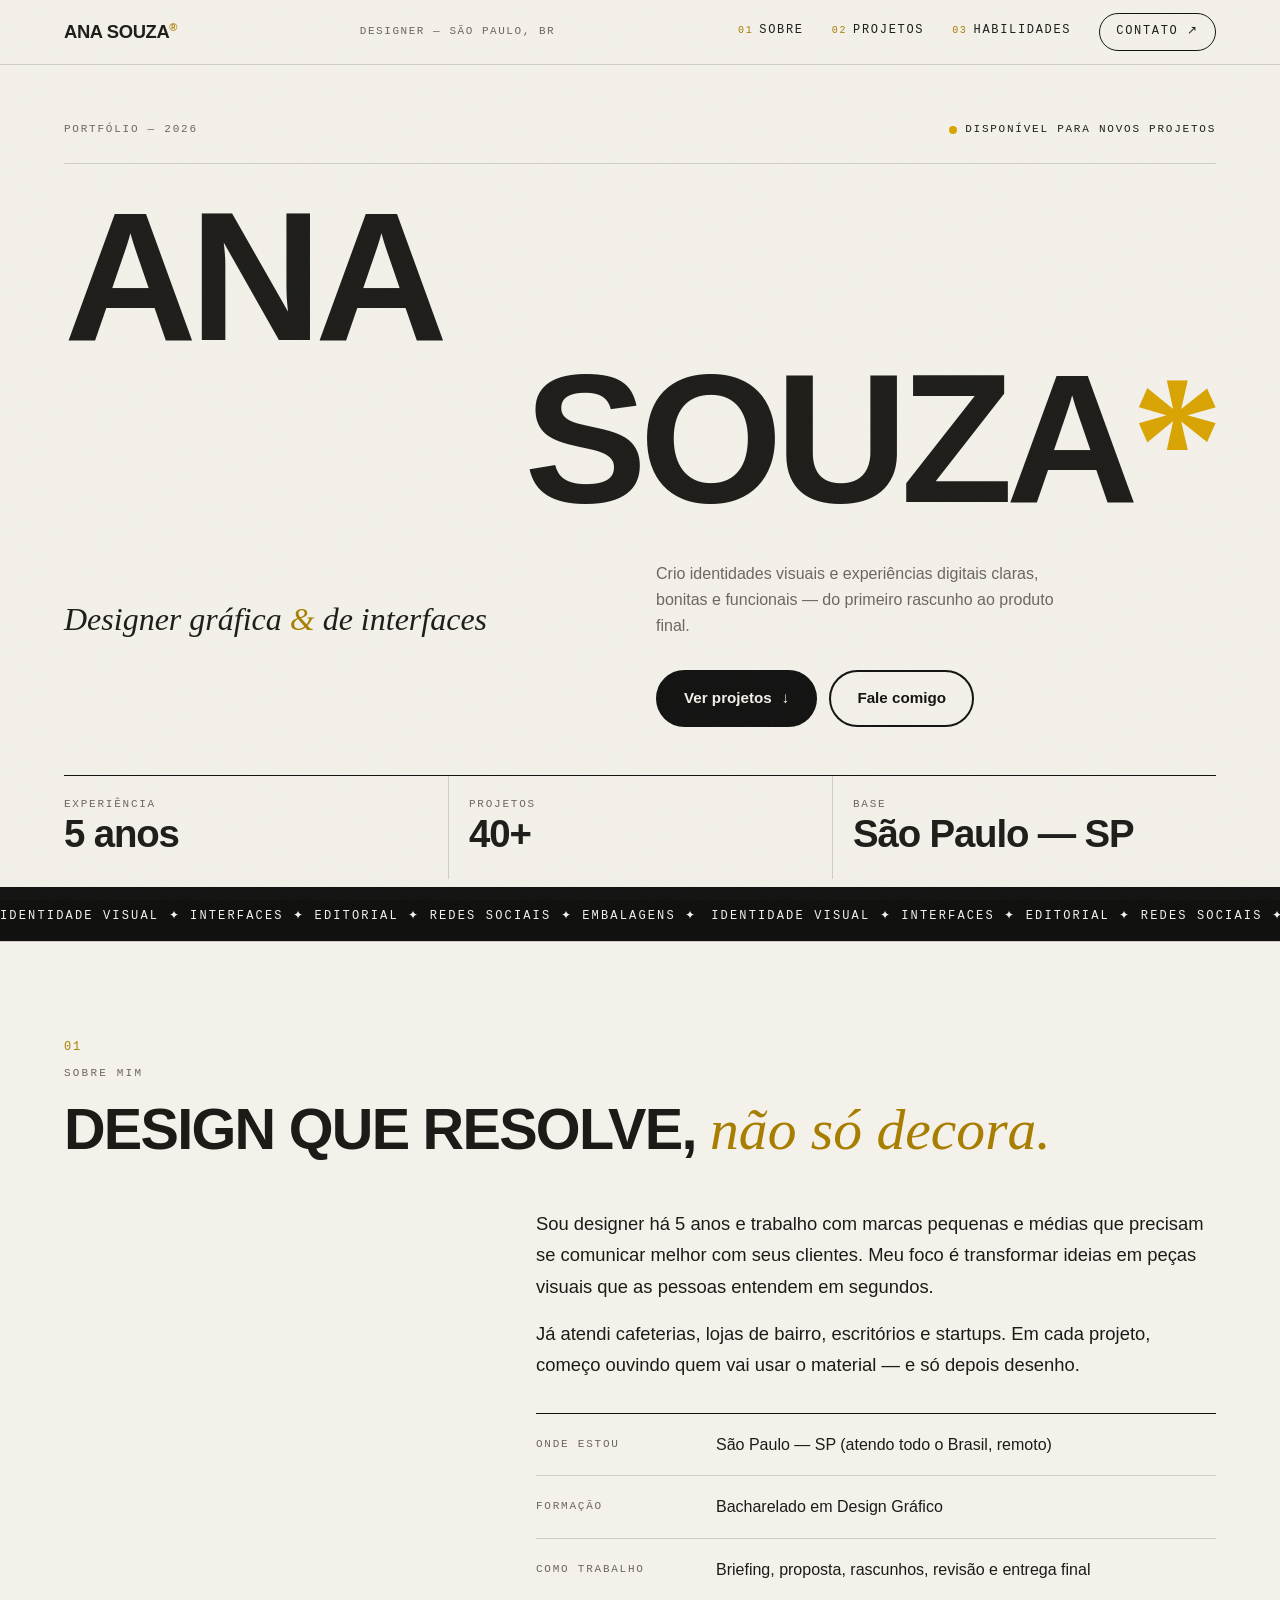
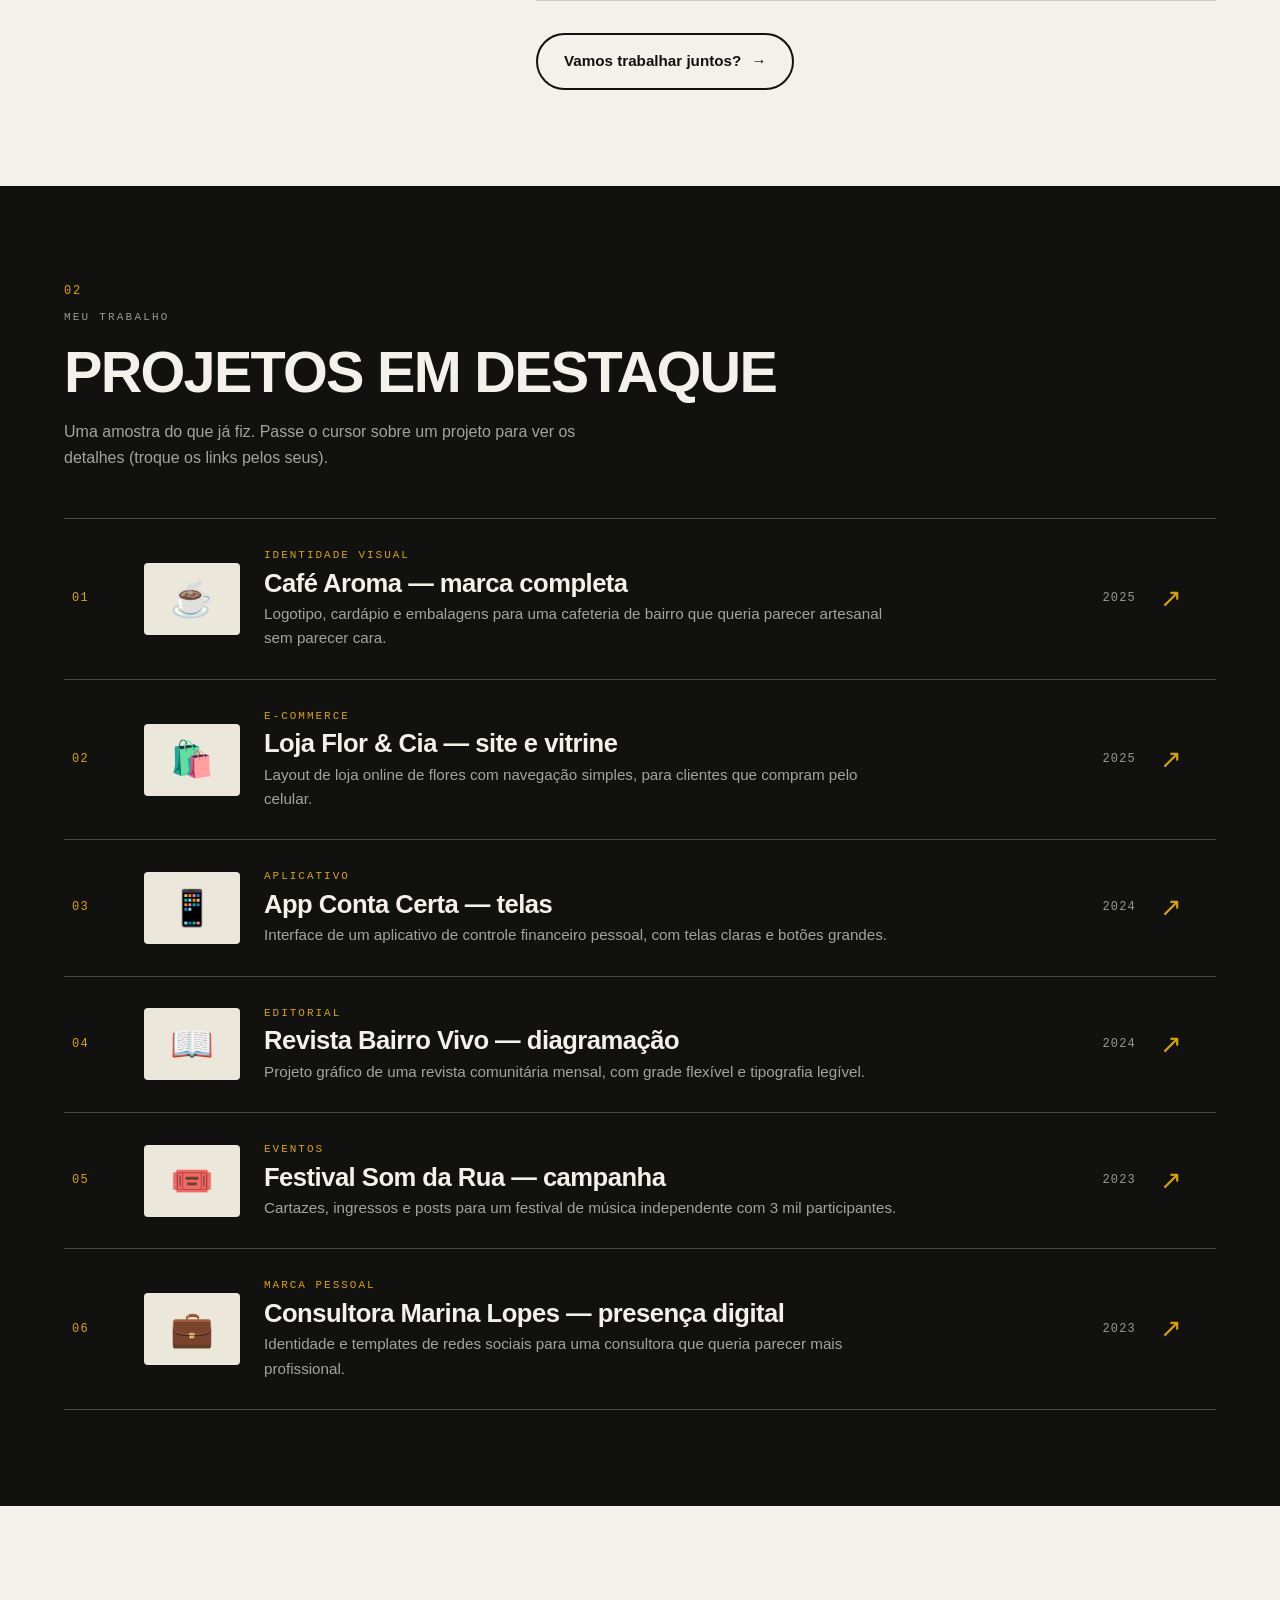
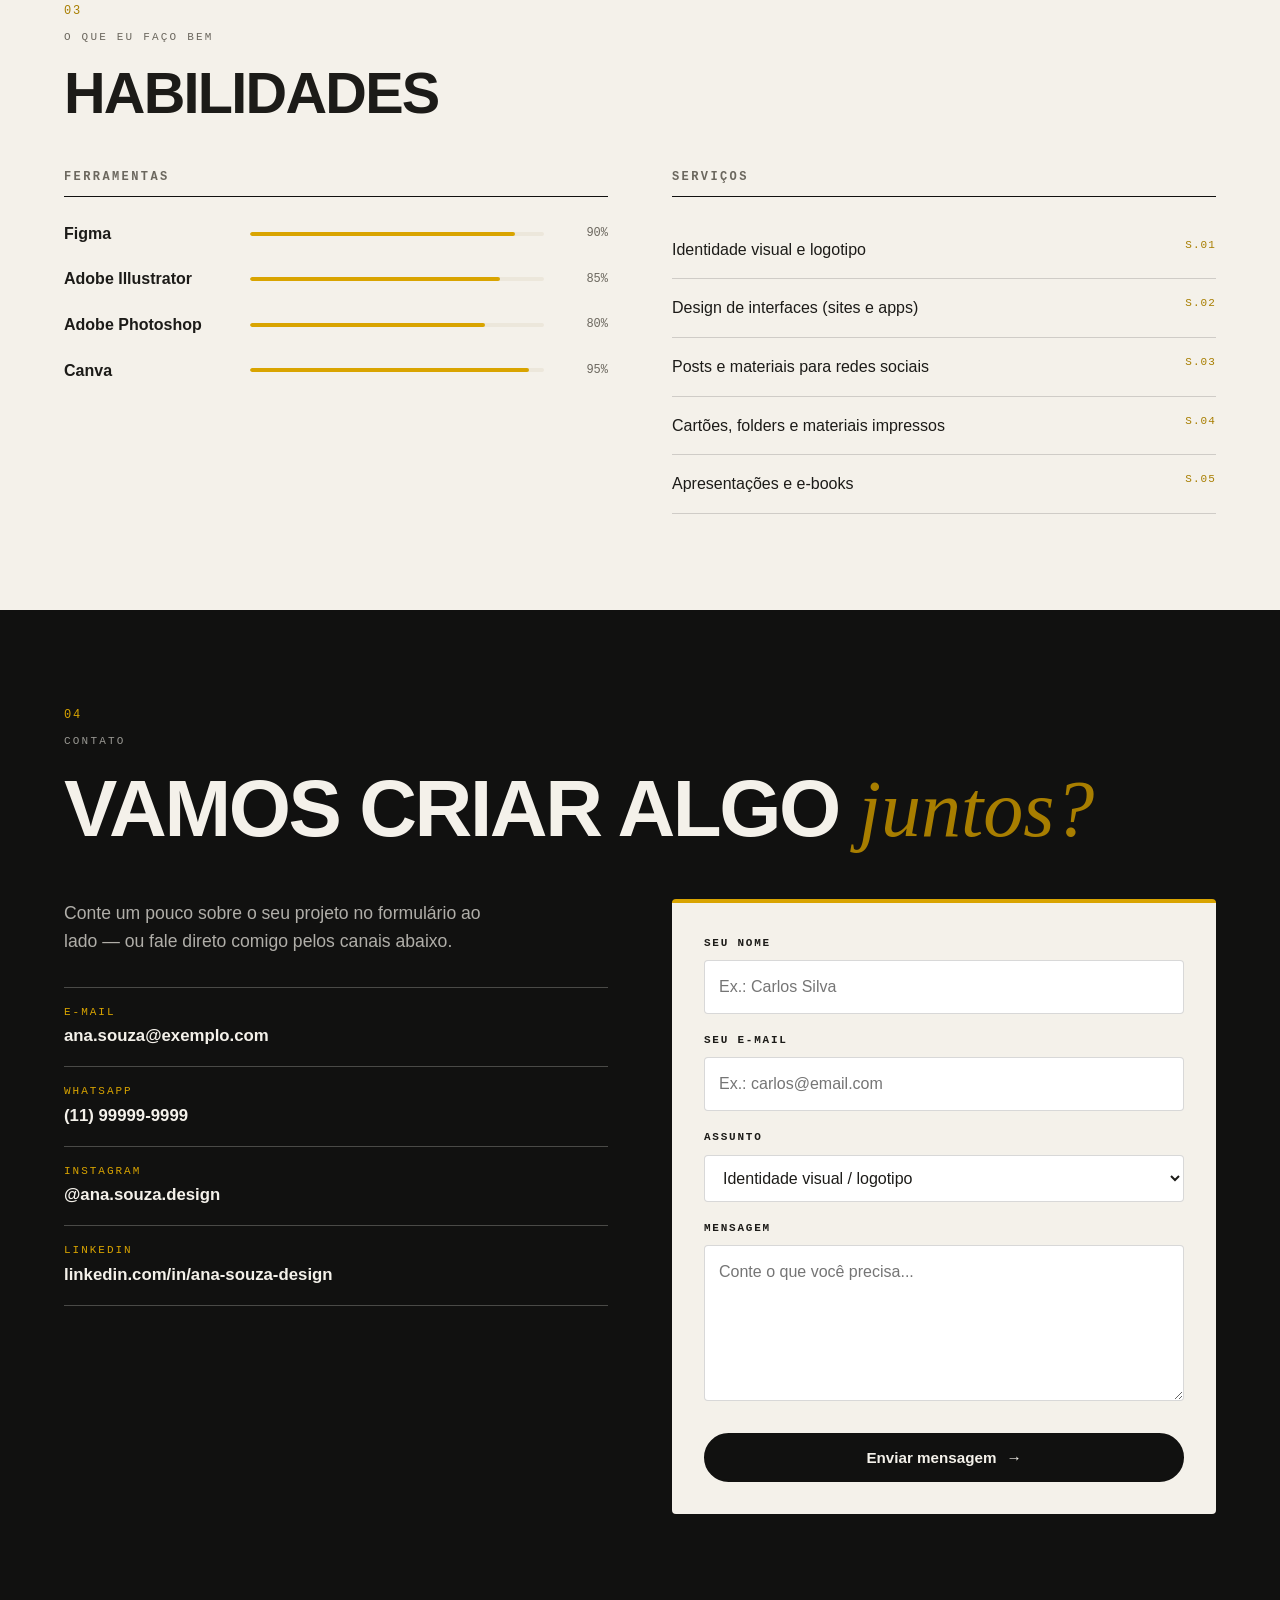
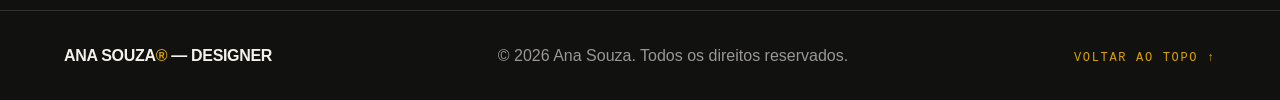
<file: modelos/portfolio-pessoal/index.html>
<!DOCTYPE html>
<html lang="pt-BR">
<head>
<meta charset="UTF-8">
<meta name="viewport" content="width=device-width, initial-scale=1.0">
<meta name="description" content="Portfólio pessoal de Ana Souza — Designer. Conheça meus projetos, habilidades e entre em contato.">
<title>Ana Souza — Designer | Portfólio</title>
<link rel="stylesheet" href="style.css">
</head>
<body>

<!-- ===== CABEÇALHO / MENU ===== -->
<header class="topo">
  <div class="container topo-interno">
    <a href="#inicio" class="logo">Ana Souza<sup>®</sup></a>
    <p class="topo-meta">Designer — São Paulo, BR</p>
    <button class="menu-botao" id="menuBotao" aria-label="Abrir menu" aria-expanded="false" aria-controls="menuPrincipal"><span></span><span></span></button>
    <nav class="menu" id="menuPrincipal" aria-label="Menu principal">
      <a href="#sobre"><span class="menu-num">01</span>Sobre</a>
      <a href="#projetos"><span class="menu-num">02</span>Projetos</a>
      <a href="#habilidades"><span class="menu-num">03</span>Habilidades</a>
      <a href="#contato" class="menu-cta">Contato <span aria-hidden="true">↗</span></a>
    </nav>
  </div>
</header>

<main>
  <!-- ===== INÍCIO / HERO ===== -->
  <section class="hero" id="inicio">
    <div class="container">
      <div class="hero-grade">
        <p class="hero-rotulo reveal">Portfólio — 2026</p>
        <p class="hero-disponivel reveal"><span class="ponto" aria-hidden="true"></span> Disponível para novos projetos</p>
      </div>

      <h1 class="hero-titulo">
        <span class="linha reveal">Ana</span>
        <span class="linha reveal">Souza<span class="titulo-asterisco" aria-hidden="true">*</span></span>
      </h1>

      <div class="hero-base">
        <p class="hero-cargo reveal">Designer gráfica <em>&amp;</em> de interfaces</p>
        <p class="hero-descricao reveal">Crio identidades visuais e experiências digitais claras, bonitas e funcionais — do primeiro rascunho ao produto final.</p>
        <div class="hero-acoes reveal">
          <a href="#projetos" class="botao">Ver projetos <span aria-hidden="true">↓</span></a>
          <a href="#contato" class="botao botao-contorno">Fale comigo</a>
        </div>
      </div>

      <dl class="hero-dados reveal">
        <div><dt>Experiência</dt><dd>5 anos</dd></div>
        <div><dt>Projetos</dt><dd>40+</dd></div>
        <div><dt>Base</dt><dd>São Paulo — SP</dd></div>
      </dl>
    </div>

    <div class="marquee" aria-hidden="true">
      <div class="marquee-trilha">
        <span>Identidade visual ✦ Interfaces ✦ Editorial ✦ Redes sociais ✦ Embalagens ✦&nbsp;</span>
        <span>Identidade visual ✦ Interfaces ✦ Editorial ✦ Redes sociais ✦ Embalagens ✦&nbsp;</span>
      </div>
    </div>
  </section>

  <!-- ===== 01 SOBRE ===== -->
  <section class="secao" id="sobre">
    <div class="container">
      <header class="secao-cabecalho reveal">
        <p class="secao-num">01</p>
        <p class="rotulo-secao">Sobre mim</p>
        <h2>Design que resolve, <em>não só decora.</em></h2>
      </header>
      <div class="sobre-interno">
        <p class="reveal">Sou designer há 5 anos e trabalho com marcas pequenas e médias que precisam se comunicar melhor com seus clientes. Meu foco é transformar ideias em peças visuais que as pessoas entendem em segundos.</p>
        <p class="reveal">Já atendi cafeterias, lojas de bairro, escritórios e startups. Em cada projeto, começo ouvindo quem vai usar o material — e só depois desenho.</p>
        <ul class="sobre-lista">
          <li class="reveal"><span class="sobre-chave">Onde estou</span><span>São Paulo — SP (atendo todo o Brasil, remoto)</span></li>
          <li class="reveal"><span class="sobre-chave">Formação</span><span>Bacharelado em Design Gráfico</span></li>
          <li class="reveal"><span class="sobre-chave">Como trabalho</span><span>Briefing, proposta, rascunhos, revisão e entrega final</span></li>
        </ul>
        <a href="#contato" class="botao botao-contorno reveal">Vamos trabalhar juntos? <span aria-hidden="true">→</span></a>
      </div>
    </div>
  </section>

  <!-- ===== 02 PROJETOS ===== -->
  <section class="secao secao-escura" id="projetos">
    <div class="container">
      <header class="secao-cabecalho reveal">
        <p class="secao-num">02</p>
        <p class="rotulo-secao">Meu trabalho</p>
        <h2>Projetos em destaque</h2>
        <p class="secao-subtitulo">Uma amostra do que já fiz. Passe o cursor sobre um projeto para ver os detalhes (troque os links pelos seus).</p>
      </header>

      <ol class="indice-projetos">
        <li class="reveal">
          <a href="#contato" class="projeto">
            <span class="projeto-num">01</span>
            <span class="projeto-capa" aria-hidden="true">☕</span>
            <span class="projeto-info">
              <span class="projeto-tag">Identidade visual</span>
              <span class="projeto-titulo">Café Aroma — marca completa</span>
              <span class="projeto-desc">Logotipo, cardápio e embalagens para uma cafeteria de bairro que queria parecer artesanal sem parecer cara.</span>
            </span>
            <span class="projeto-ano">2025</span>
            <span class="projeto-seta" aria-hidden="true">↗</span>
          </a>
        </li>
        <li class="reveal">
          <a href="#contato" class="projeto">
            <span class="projeto-num">02</span>
            <span class="projeto-capa" aria-hidden="true">🛍️</span>
            <span class="projeto-info">
              <span class="projeto-tag">E-commerce</span>
              <span class="projeto-titulo">Loja Flor &amp; Cia — site e vitrine</span>
              <span class="projeto-desc">Layout de loja online de flores com navegação simples, para clientes que compram pelo celular.</span>
            </span>
            <span class="projeto-ano">2025</span>
            <span class="projeto-seta" aria-hidden="true">↗</span>
          </a>
        </li>
        <li class="reveal">
          <a href="#contato" class="projeto">
            <span class="projeto-num">03</span>
            <span class="projeto-capa" aria-hidden="true">📱</span>
            <span class="projeto-info">
              <span class="projeto-tag">Aplicativo</span>
              <span class="projeto-titulo">App Conta Certa — telas</span>
              <span class="projeto-desc">Interface de um aplicativo de controle financeiro pessoal, com telas claras e botões grandes.</span>
            </span>
            <span class="projeto-ano">2024</span>
            <span class="projeto-seta" aria-hidden="true">↗</span>
          </a>
        </li>
        <li class="reveal">
          <a href="#contato" class="projeto">
            <span class="projeto-num">04</span>
            <span class="projeto-capa" aria-hidden="true">📖</span>
            <span class="projeto-info">
              <span class="projeto-tag">Editorial</span>
              <span class="projeto-titulo">Revista Bairro Vivo — diagramação</span>
              <span class="projeto-desc">Projeto gráfico de uma revista comunitária mensal, com grade flexível e tipografia legível.</span>
            </span>
            <span class="projeto-ano">2024</span>
            <span class="projeto-seta" aria-hidden="true">↗</span>
          </a>
        </li>
        <li class="reveal">
          <a href="#contato" class="projeto">
            <span class="projeto-num">05</span>
            <span class="projeto-capa" aria-hidden="true">🎟️</span>
            <span class="projeto-info">
              <span class="projeto-tag">Eventos</span>
              <span class="projeto-titulo">Festival Som da Rua — campanha</span>
              <span class="projeto-desc">Cartazes, ingressos e posts para um festival de música independente com 3 mil participantes.</span>
            </span>
            <span class="projeto-ano">2023</span>
            <span class="projeto-seta" aria-hidden="true">↗</span>
          </a>
        </li>
        <li class="reveal">
          <a href="#contato" class="projeto">
            <span class="projeto-num">06</span>
            <span class="projeto-capa" aria-hidden="true">💼</span>
            <span class="projeto-info">
              <span class="projeto-tag">Marca pessoal</span>
              <span class="projeto-titulo">Consultora Marina Lopes — presença digital</span>
              <span class="projeto-desc">Identidade e templates de redes sociais para uma consultora que queria parecer mais profissional.</span>
            </span>
            <span class="projeto-ano">2023</span>
            <span class="projeto-seta" aria-hidden="true">↗</span>
          </a>
        </li>
      </ol>
    </div>
  </section>

  <!-- ===== 03 HABILIDADES ===== -->
  <section class="secao" id="habilidades">
    <div class="container">
      <header class="secao-cabecalho reveal">
        <p class="secao-num">03</p>
        <p class="rotulo-secao">O que eu faço bem</p>
        <h2>Habilidades</h2>
      </header>
      <div class="habilidades-interno">
        <div class="habilidades-coluna reveal">
          <h3>Ferramentas</h3>
          <ul class="habilidades-lista">
            <li><span class="hab-nome">Figma</span><span class="nivel"><i style="width: 90%"></i></span><span class="hab-num">90%</span></li>
            <li><span class="hab-nome">Adobe Illustrator</span><span class="nivel"><i style="width: 85%"></i></span><span class="hab-num">85%</span></li>
            <li><span class="hab-nome">Adobe Photoshop</span><span class="nivel"><i style="width: 80%"></i></span><span class="hab-num">80%</span></li>
            <li><span class="hab-nome">Canva</span><span class="nivel"><i style="width: 95%"></i></span><span class="hab-num">95%</span></li>
          </ul>
        </div>
        <div class="habilidades-coluna reveal">
          <h3>Serviços</h3>
          <ul class="servicos-lista">
            <li><span>Identidade visual e logotipo</span><span class="servico-num">S.01</span></li>
            <li><span>Design de interfaces (sites e apps)</span><span class="servico-num">S.02</span></li>
            <li><span>Posts e materiais para redes sociais</span><span class="servico-num">S.03</span></li>
            <li><span>Cartões, folders e materiais impressos</span><span class="servico-num">S.04</span></li>
            <li><span>Apresentações e e-books</span><span class="servico-num">S.05</span></li>
          </ul>
        </div>
      </div>
    </div>
  </section>

  <!-- ===== 04 CONTATO ===== -->
  <section class="secao secao-escura" id="contato">
    <div class="container">
      <header class="secao-cabecalho reveal">
        <p class="secao-num">04</p>
        <p class="rotulo-secao">Contato</p>
        <h2 class="contato-titulo">Vamos criar algo <em>juntos?</em></h2>
      </header>
      <div class="contato-interno">
        <div class="contato-texto reveal">
          <p>Conte um pouco sobre o seu projeto no formulário ao lado — ou fale direto comigo pelos canais abaixo.</p>
          <ul class="contato-canais">
            <li><span class="canal-rotulo">E-mail</span> <a href="mailto:ana.souza@exemplo.com">ana.souza@exemplo.com</a></li>
            <li><span class="canal-rotulo">WhatsApp</span> <a href="https://wa.me/5511999999999" target="_blank" rel="noopener">(11) 99999-9999</a></li>
            <li><span class="canal-rotulo">Instagram</span> <a href="https://instagram.com/ana.souza.design" target="_blank" rel="noopener">@ana.souza.design</a></li>
            <li><span class="canal-rotulo">LinkedIn</span> <a href="https://linkedin.com/in/ana-souza-design" target="_blank" rel="noopener">linkedin.com/in/ana-souza-design</a></li>
          </ul>
        </div>

        <form class="formulario reveal" id="formContato" novalidate>
          <label for="campoNome">Seu nome</label>
          <input type="text" id="campoNome" name="nome" placeholder="Ex.: Carlos Silva" required>

          <label for="campoEmail">Seu e-mail</label>
          <input type="email" id="campoEmail" name="email" placeholder="Ex.: carlos@email.com" required>

          <label for="campoAssunto">Assunto</label>
          <select id="campoAssunto" name="assunto">
            <option>Identidade visual / logotipo</option>
            <option>Site ou aplicativo</option>
            <option>Redes sociais</option>
            <option>Outro projeto</option>
          </select>

          <label for="campoMensagem">Mensagem</label>
          <textarea id="campoMensagem" name="mensagem" rows="5" placeholder="Conte o que você precisa..." required></textarea>

          <p class="form-erro" id="formErro" role="alert" hidden></p>
          <button type="submit" class="botao botao-enviar">Enviar mensagem <span aria-hidden="true">→</span></button>
          <p class="form-sucesso" id="formSucesso" role="status" hidden>✓ Mensagem enviada com sucesso! Obrigada pelo contato — retorno em até 2 dias úteis.</p>
        </form>
      </div>
    </div>
  </section>
</main>

<!-- ===== RODAPÉ ===== -->
<footer class="rodape">
  <div class="container rodape-interno">
    <p class="rodape-logo">Ana Souza<span>®</span> — Designer</p>
    <p>© 2026 Ana Souza. Todos os direitos reservados.</p>
    <p><a href="#inicio">Voltar ao topo ↑</a></p>
  </div>
</footer>

<script src="script.js"></script>
</body>
</html>
</file>
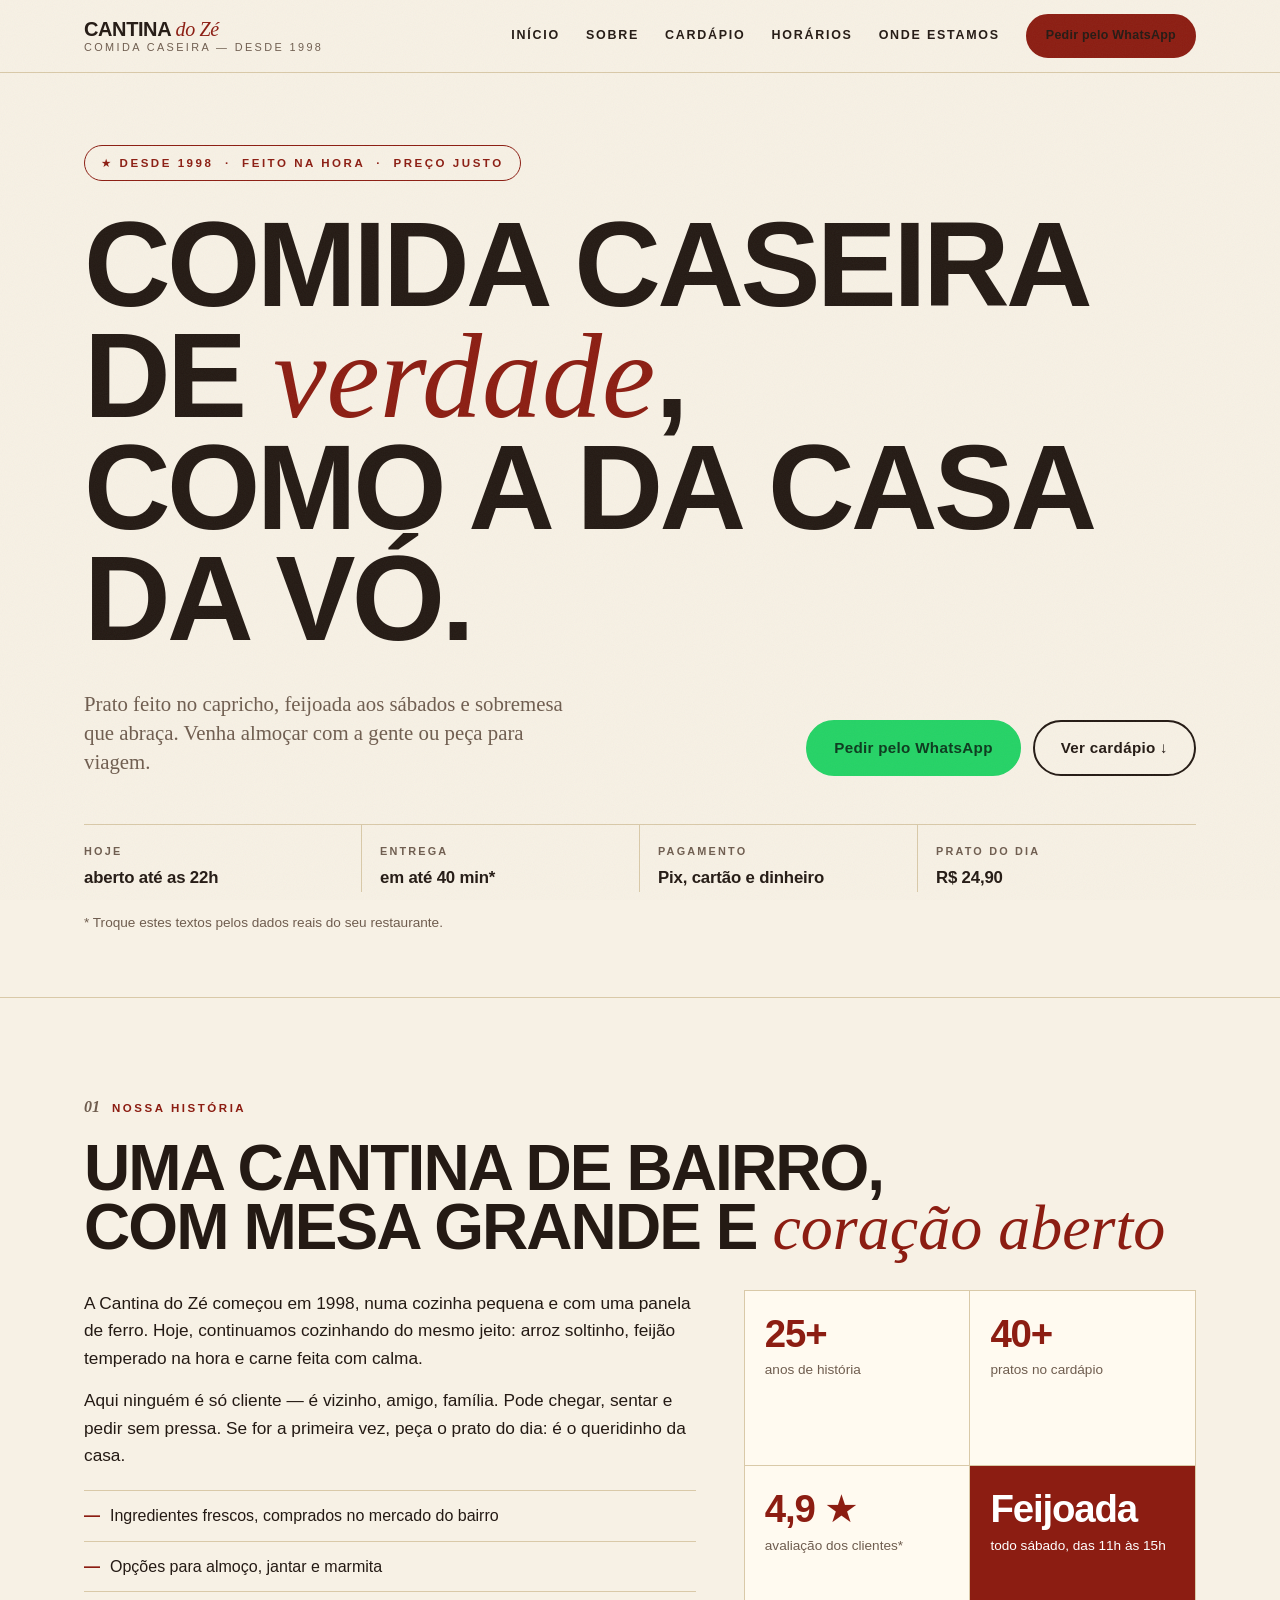
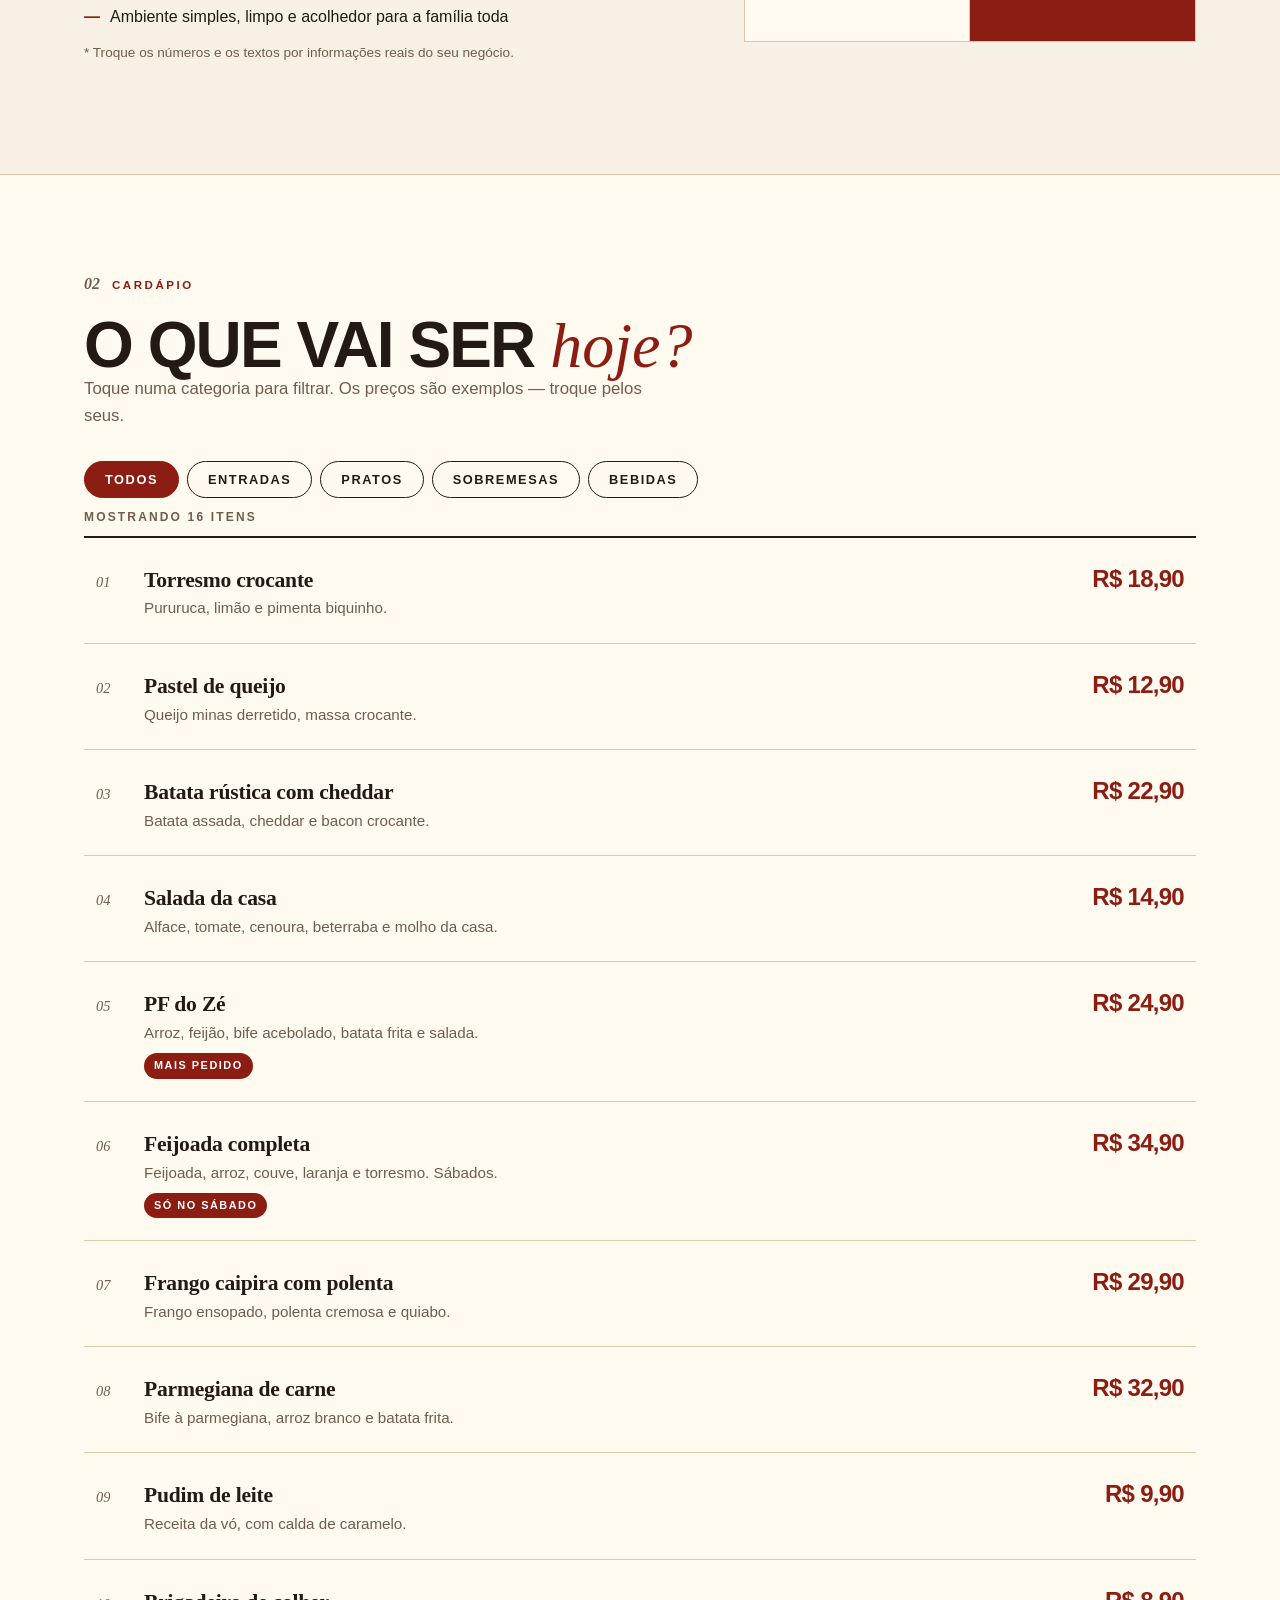
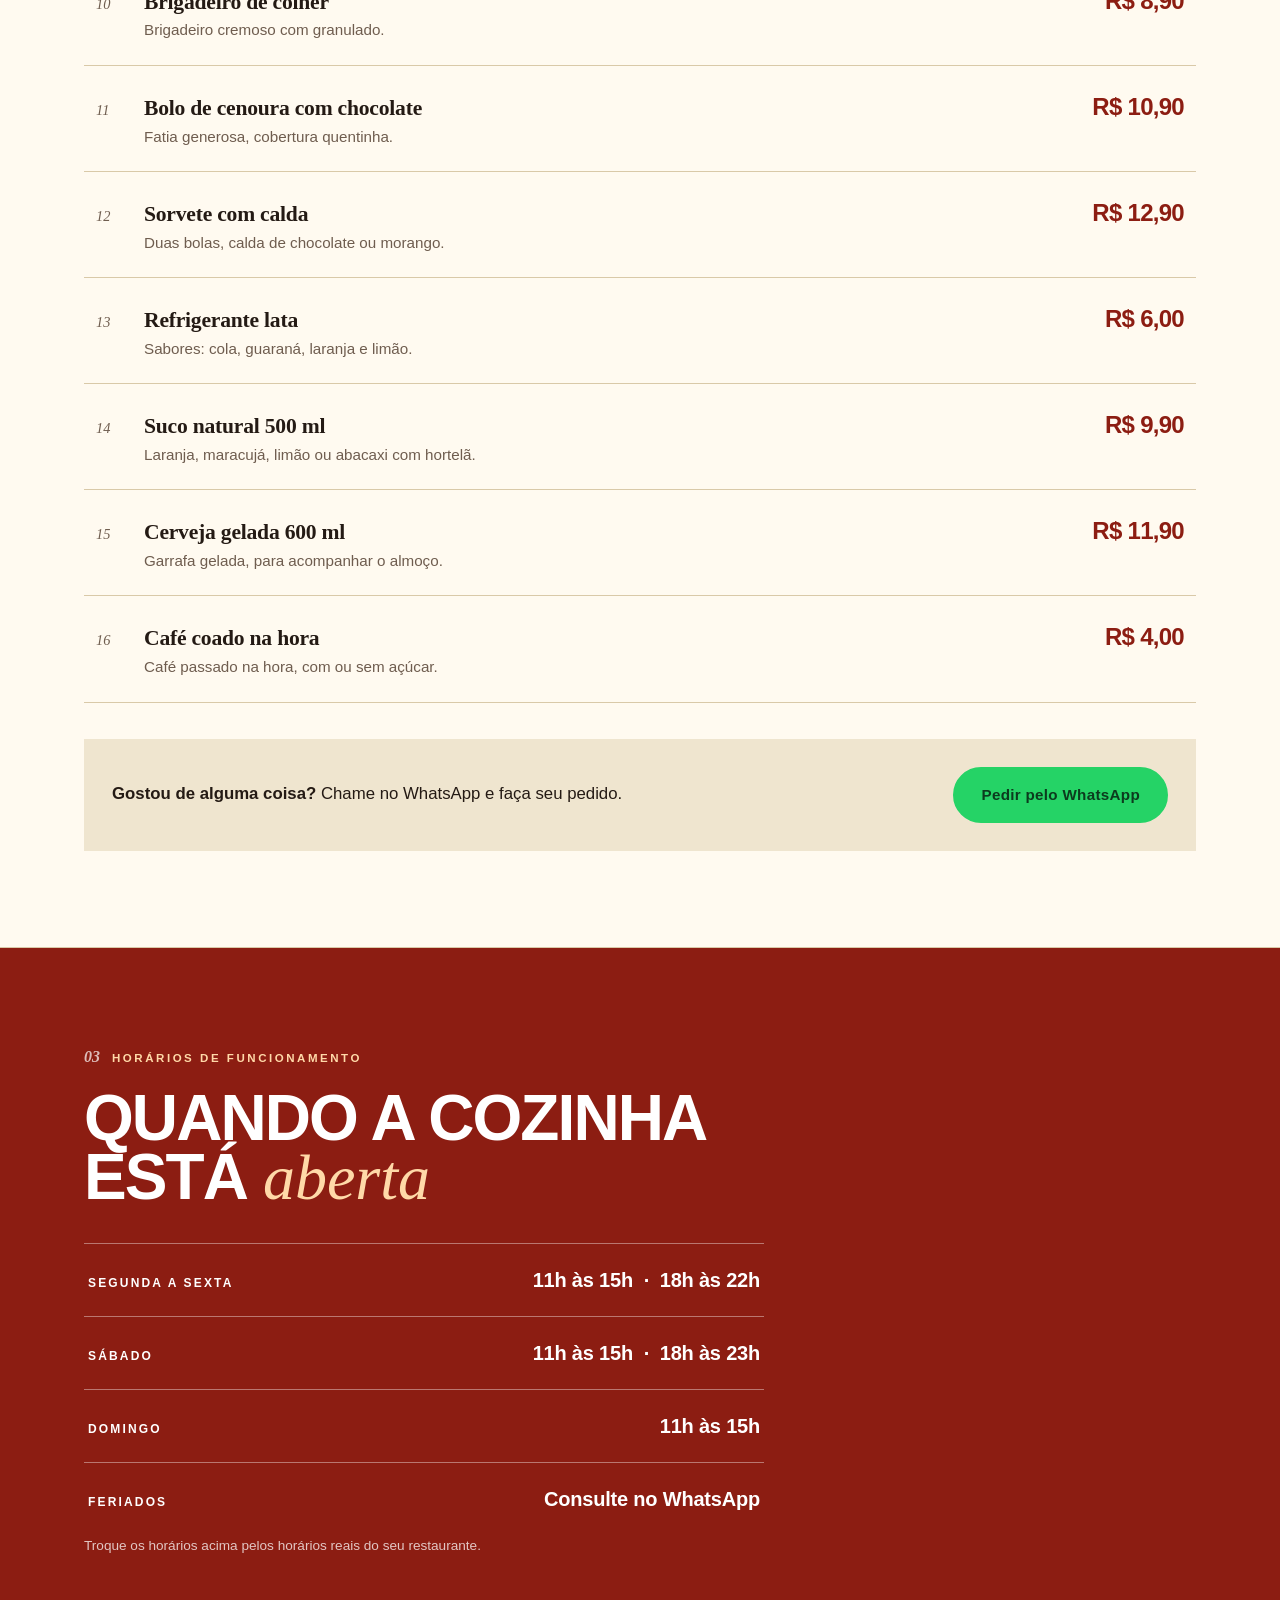
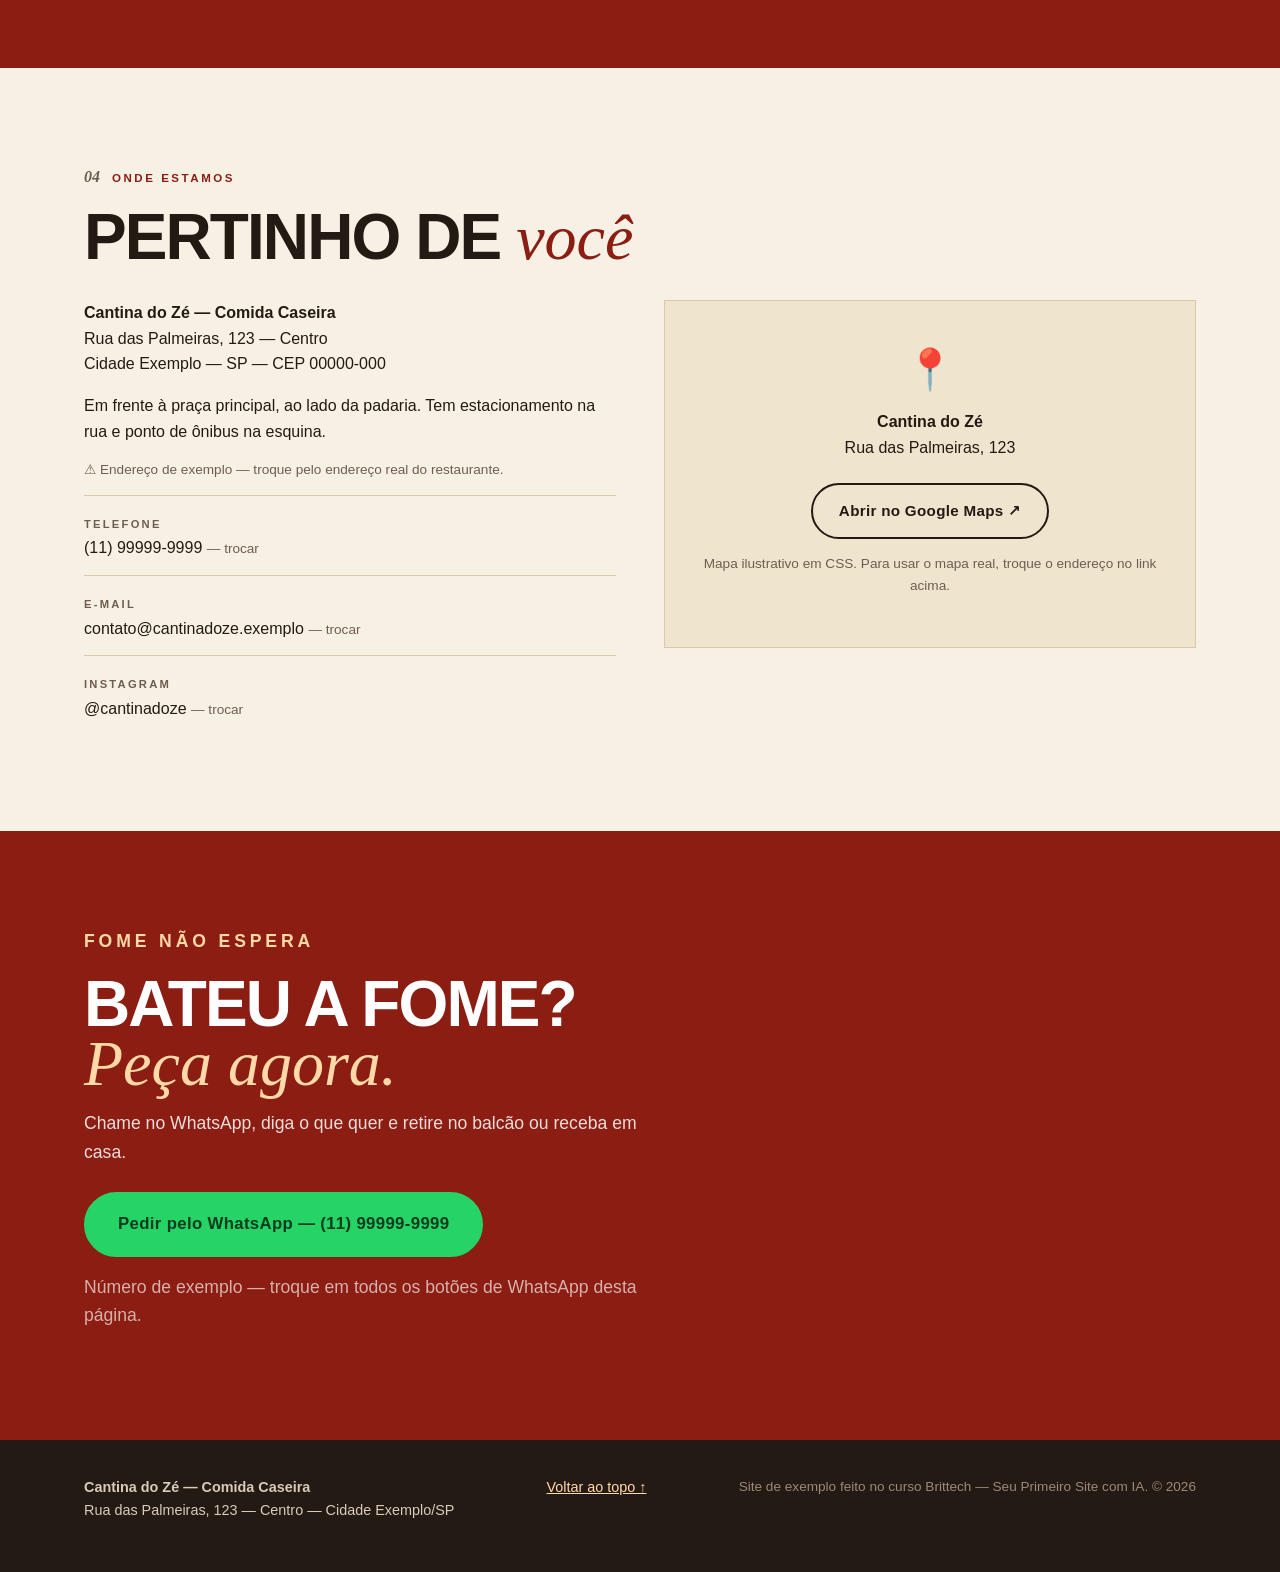
<file: modelos/restaurante/index.html>
<!DOCTYPE html>
<html lang="pt-BR">
<head>
  <meta charset="UTF-8">
  <meta name="viewport" content="width=device-width, initial-scale=1.0">
  <meta name="description" content="Cantina do Zé — comida caseira feita com carinho. Veja o cardápio, os horários e peça pelo WhatsApp.">
  <title>Cantina do Zé — Comida Caseira</title>
  <link rel="stylesheet" href="style.css">
</head>
<body>

  <!-- ===== CABEÇALHO ===== -->
  <header class="topo">
    <div class="container topo-interno">
      <a class="logo" href="#inicio">
        <span class="logo-nome">Cantina <em>do Zé</em></span>
        <span class="logo-sub">comida caseira — desde 1998</span>
      </a>

      <button class="menu-mobile" id="menu-mobile" type="button" aria-expanded="false" aria-controls="menu" aria-label="Abrir menu">
        Menu <span aria-hidden="true">≡</span>
      </button>

      <nav class="menu" id="menu" aria-label="Menu principal">
        <a href="#inicio">Início</a>
        <a href="#sobre">Sobre</a>
        <a href="#cardapio">Cardápio</a>
        <a href="#horarios">Horários</a>
        <a href="#localizacao">Onde estamos</a>
        <a class="botao botao-pequeno" href="https://wa.me/5511999999999?text=Ol%C3%A1!%20Quero%20fazer%20um%20pedido%20na%20Cantina%20do%20Z%C3%A9." target="_blank" rel="noopener">Pedir pelo WhatsApp</a>
      </nav>
    </div>
  </header>

  <main>
    <!-- ===== HERO ===== -->
    <section class="hero" id="inicio">
      <div class="container">
        <p class="hero-selo reveal">★ Desde 1998 &nbsp;·&nbsp; Feito na hora &nbsp;·&nbsp; Preço justo</p>
        <h1 class="reveal">Comida caseira<br>de <em>verdade</em>,<br>como a da casa<br>da vó.</h1>
        <div class="hero-baixo reveal">
          <p class="hero-subtitulo">Prato feito no capricho, feijoada aos sábados e sobremesa que abraça. Venha almoçar com a gente ou peça para viagem.</p>
          <div class="hero-botoes">
            <a class="botao botao-whatsapp" href="https://wa.me/5511999999999?text=Ol%C3%A1!%20Quero%20fazer%20um%20pedido%20na%20Cantina%20do%20Z%C3%A9." target="_blank" rel="noopener">Pedir pelo WhatsApp</a>
            <a class="botao botao-secundario" href="#cardapio">Ver cardápio ↓</a>
          </div>
        </div>
        <ul class="hero-info reveal">
          <li><span>Hoje</span><strong>aberto até as 22h</strong></li>
          <li><span>Entrega</span><strong>em até 40 min*</strong></li>
          <li><span>Pagamento</span><strong>Pix, cartão e dinheiro</strong></li>
          <li><span>Prato do dia</span><strong>R$ 24,90</strong></li>
        </ul>
        <p class="aviso-pequeno reveal">* Troque estes textos pelos dados reais do seu restaurante.</p>
      </div>
    </section>

    <!-- ===== 01 · SOBRE ===== -->
    <section class="secao sobre" id="sobre">
      <div class="container">
        <p class="rotulo reveal"><span class="numero">01</span> Nossa história</p>
        <h2 class="reveal">Uma cantina de bairro,<br>com mesa grande e <em>coração aberto</em></h2>
        <div class="sobre-interno">
          <div class="reveal">
            <p>A Cantina do Zé começou em 1998, numa cozinha pequena e com uma panela de ferro. Hoje, continuamos cozinhando do mesmo jeito: arroz soltinho, feijão temperado na hora e carne feita com calma.</p>
            <p>Aqui ninguém é só cliente — é vizinho, amigo, família. Pode chegar, sentar e pedir sem pressa. Se for a primeira vez, peça o prato do dia: é o queridinho da casa.</p>
            <ul class="sobre-lista">
              <li>Ingredientes frescos, comprados no mercado do bairro</li>
              <li>Opções para almoço, jantar e marmita</li>
              <li>Ambiente simples, limpo e acolhedor para a família toda</li>
            </ul>
          </div>
          <div class="sobre-numeros reveal">
            <div class="numero-grande"><strong>25+</strong><span>anos de história</span></div>
            <div class="numero-grande"><strong>40+</strong><span>pratos no cardápio</span></div>
            <div class="numero-grande"><strong>4,9 ★</strong><span>avaliação dos clientes*</span></div>
            <div class="numero-grande destaque"><strong>Feijoada</strong><span>todo sábado, das 11h às 15h</span></div>
          </div>
        </div>
        <p class="aviso-pequeno">* Troque os números e os textos por informações reais do seu negócio.</p>
      </div>
    </section>

    <!-- ===== 02 · CARDÁPIO ===== -->
    <section class="secao cardapio" id="cardapio">
      <div class="container">
        <p class="rotulo reveal"><span class="numero">02</span> Cardápio</p>
        <h2 class="reveal">O que vai ser <em>hoje?</em></h2>
        <p class="secao-subtitulo reveal">Toque numa categoria para filtrar. Os preços são exemplos — troque pelos seus.</p>

        <div class="filtros reveal" role="group" aria-label="Filtrar cardápio por categoria">
          <button type="button" class="filtro ativo" data-filtro="todos" aria-pressed="true">Todos</button>
          <button type="button" class="filtro" data-filtro="entradas" aria-pressed="false">Entradas</button>
          <button type="button" class="filtro" data-filtro="pratos" aria-pressed="false">Pratos</button>
          <button type="button" class="filtro" data-filtro="sobremesas" aria-pressed="false">Sobremesas</button>
          <button type="button" class="filtro" data-filtro="bebidas" aria-pressed="false">Bebidas</button>
        </div>
        <p class="contador" id="contador" aria-live="polite">Mostrando 16 itens</p>

        <div class="lista-cardapio" id="grade-cardapio">

          <!-- ENTRADAS -->
          <article class="item-cardapio" data-categoria="entradas" style="--i:0">
            <span class="item-numero" aria-hidden="true">01</span>
            <div class="item-texto"><h3>Torresmo crocante</h3><p>Pururuca, limão e pimenta biquinho.</p></div>
            <span class="preco">R$ 18,90</span>
          </article>
          <article class="item-cardapio" data-categoria="entradas" style="--i:1">
            <span class="item-numero" aria-hidden="true">02</span>
            <div class="item-texto"><h3>Pastel de queijo</h3><p>Queijo minas derretido, massa crocante.</p></div>
            <span class="preco">R$ 12,90</span>
          </article>
          <article class="item-cardapio" data-categoria="entradas" style="--i:2">
            <span class="item-numero" aria-hidden="true">03</span>
            <div class="item-texto"><h3>Batata rústica com cheddar</h3><p>Batata assada, cheddar e bacon crocante.</p></div>
            <span class="preco">R$ 22,90</span>
          </article>
          <article class="item-cardapio" data-categoria="entradas" style="--i:3">
            <span class="item-numero" aria-hidden="true">04</span>
            <div class="item-texto"><h3>Salada da casa</h3><p>Alface, tomate, cenoura, beterraba e molho da casa.</p></div>
            <span class="preco">R$ 14,90</span>
          </article>

          <!-- PRATOS -->
          <article class="item-cardapio" data-categoria="pratos" style="--i:4">
            <span class="item-numero" aria-hidden="true">05</span>
            <div class="item-texto"><h3>PF do Zé</h3><p>Arroz, feijão, bife acebolado, batata frita e salada.</p><span class="etiqueta">Mais pedido</span></div>
            <span class="preco">R$ 24,90</span>
          </article>
          <article class="item-cardapio" data-categoria="pratos" style="--i:5">
            <span class="item-numero" aria-hidden="true">06</span>
            <div class="item-texto"><h3>Feijoada completa</h3><p>Feijoada, arroz, couve, laranja e torresmo. Sábados.</p><span class="etiqueta">Só no sábado</span></div>
            <span class="preco">R$ 34,90</span>
          </article>
          <article class="item-cardapio" data-categoria="pratos" style="--i:6">
            <span class="item-numero" aria-hidden="true">07</span>
            <div class="item-texto"><h3>Frango caipira com polenta</h3><p>Frango ensopado, polenta cremosa e quiabo.</p></div>
            <span class="preco">R$ 29,90</span>
          </article>
          <article class="item-cardapio" data-categoria="pratos" style="--i:7">
            <span class="item-numero" aria-hidden="true">08</span>
            <div class="item-texto"><h3>Parmegiana de carne</h3><p>Bife à parmegiana, arroz branco e batata frita.</p></div>
            <span class="preco">R$ 32,90</span>
          </article>

          <!-- SOBREMESAS -->
          <article class="item-cardapio" data-categoria="sobremesas" style="--i:8">
            <span class="item-numero" aria-hidden="true">09</span>
            <div class="item-texto"><h3>Pudim de leite</h3><p>Receita da vó, com calda de caramelo.</p></div>
            <span class="preco">R$ 9,90</span>
          </article>
          <article class="item-cardapio" data-categoria="sobremesas" style="--i:9">
            <span class="item-numero" aria-hidden="true">10</span>
            <div class="item-texto"><h3>Brigadeiro de colher</h3><p>Brigadeiro cremoso com granulado.</p></div>
            <span class="preco">R$ 8,90</span>
          </article>
          <article class="item-cardapio" data-categoria="sobremesas" style="--i:10">
            <span class="item-numero" aria-hidden="true">11</span>
            <div class="item-texto"><h3>Bolo de cenoura com chocolate</h3><p>Fatia generosa, cobertura quentinha.</p></div>
            <span class="preco">R$ 10,90</span>
          </article>
          <article class="item-cardapio" data-categoria="sobremesas" style="--i:11">
            <span class="item-numero" aria-hidden="true">12</span>
            <div class="item-texto"><h3>Sorvete com calda</h3><p>Duas bolas, calda de chocolate ou morango.</p></div>
            <span class="preco">R$ 12,90</span>
          </article>

          <!-- BEBIDAS -->
          <article class="item-cardapio" data-categoria="bebidas" style="--i:12">
            <span class="item-numero" aria-hidden="true">13</span>
            <div class="item-texto"><h3>Refrigerante lata</h3><p>Sabores: cola, guaraná, laranja e limão.</p></div>
            <span class="preco">R$ 6,00</span>
          </article>
          <article class="item-cardapio" data-categoria="bebidas" style="--i:13">
            <span class="item-numero" aria-hidden="true">14</span>
            <div class="item-texto"><h3>Suco natural 500 ml</h3><p>Laranja, maracujá, limão ou abacaxi com hortelã.</p></div>
            <span class="preco">R$ 9,90</span>
          </article>
          <article class="item-cardapio" data-categoria="bebidas" style="--i:14">
            <span class="item-numero" aria-hidden="true">15</span>
            <div class="item-texto"><h3>Cerveja gelada 600 ml</h3><p>Garrafa gelada, para acompanhar o almoço.</p></div>
            <span class="preco">R$ 11,90</span>
          </article>
          <article class="item-cardapio" data-categoria="bebidas" style="--i:15">
            <span class="item-numero" aria-hidden="true">16</span>
            <div class="item-texto"><h3>Café coado na hora</h3><p>Café passado na hora, com ou sem açúcar.</p></div>
            <span class="preco">R$ 4,00</span>
          </article>
        </div>

        <div class="pedido-cardapio reveal">
          <p><strong>Gostou de alguma coisa?</strong> Chame no WhatsApp e faça seu pedido.</p>
          <!-- ⚠️ TROCAR O NÚMERO: substitua 5511999999999 pelo WhatsApp do restaurante, com DDD, sem espaços nem traços. -->
          <a class="botao botao-whatsapp" href="https://wa.me/5511999999999?text=Ol%C3%A1!%20Quero%20fazer%20um%20pedido%20na%20Cantina%20do%20Z%C3%A9." target="_blank" rel="noopener">Pedir pelo WhatsApp</a>
        </div>
      </div>
    </section>

    <!-- ===== 03 · HORÁRIOS ===== -->
    <section class="secao horarios" id="horarios">
      <div class="container">
        <p class="rotulo reveal"><span class="numero">03</span> Horários de funcionamento</p>
        <h2 class="reveal">Quando a cozinha<br>está <em>aberta</em></h2>
        <div class="tabela-horarios reveal">
          <div class="linha-horario"><span>Segunda a sexta</span><strong>11h às 15h &nbsp;·&nbsp; 18h às 22h</strong></div>
          <div class="linha-horario"><span>Sábado</span><strong>11h às 15h &nbsp;·&nbsp; 18h às 23h</strong></div>
          <div class="linha-horario"><span>Domingo</span><strong>11h às 15h</strong></div>
          <div class="linha-horario feriado"><span>Feriados</span><strong>Consulte no WhatsApp</strong></div>
        </div>
        <p class="aviso-pequeno">Troque os horários acima pelos horários reais do seu restaurante.</p>
      </div>
    </section>

    <!-- ===== 04 · LOCALIZAÇÃO + CONTATO ===== -->
    <section class="secao local" id="localizacao">
      <div class="container">
        <p class="rotulo reveal"><span class="numero">04</span> Onde estamos</p>
        <h2 class="reveal">Pertinho de <em>você</em></h2>
        <div class="local-interno">
          <div class="reveal">
            <address>
              <strong>Cantina do Zé — Comida Caseira</strong><br>
              Rua das Palmeiras, 123 — Centro<br>
              Cidade Exemplo — SP — CEP 00000-000
            </address>
            <p>Em frente à praça principal, ao lado da padaria. Tem estacionamento na rua e ponto de ônibus na esquina.</p>
            <p class="aviso-pequeno">⚠️ Endereço de exemplo — troque pelo endereço real do restaurante.</p>
            <div class="contato-lista">
              <p><strong>Telefone</strong><br>(11) 99999-9999 <span class="aviso-pequeno">— trocar</span></p>
              <p><strong>E-mail</strong><br>contato@cantinadoze.exemplo <span class="aviso-pequeno">— trocar</span></p>
              <p><strong>Instagram</strong><br>@cantinadoze <span class="aviso-pequeno">— trocar</span></p>
            </div>
          </div>

          <div class="mapa-falso reveal" aria-label="Mapa ilustrativo feito só com CSS — troque por um mapa real ou um link">
            <p class="mapa-pin" aria-hidden="true">📍</p>
            <p><strong>Cantina do Zé</strong><br>Rua das Palmeiras, 123</p>
            <a class="botao botao-secundario" href="https://www.google.com/maps/search/?api=1&amp;query=Rua+das+Palmeiras+123+Centro" target="_blank" rel="noopener">Abrir no Google Maps ↗</a>
            <p class="aviso-pequeno">Mapa ilustrativo em CSS. Para usar o mapa real, troque o endereço no link acima.</p>
          </div>
        </div>
      </div>
    </section>

    <!-- ===== PEDIDO / CONTATO FINAL ===== -->
    <section class="pedido-final" id="contato">
      <div class="container">
        <p class="rotulo reveal">Fome não espera</p>
        <h2 class="reveal">Bateu a fome?<br><em>Peça agora.</em></h2>
        <p class="reveal">Chame no WhatsApp, diga o que quer e retire no balcão ou receba em casa.</p>
        <!-- ⚠️ TROCAR O NÚMERO: substitua 5511999999999 pelo WhatsApp do restaurante, com DDD, sem espaços nem traços. -->
        <a class="botao botao-whatsapp botao-grande reveal" href="https://wa.me/5511999999999?text=Ol%C3%A1!%20Quero%20fazer%20um%20pedido%20na%20Cantina%20do%20Z%C3%A9." target="_blank" rel="noopener">Pedir pelo WhatsApp — (11) 99999-9999</a>
        <p class="aviso-pequeno">Número de exemplo — troque em todos os botões de WhatsApp desta página.</p>
      </div>
    </section>
  </main>

  <footer class="rodape">
    <div class="container rodape-interno">
      <p><strong>Cantina do Zé — Comida Caseira</strong><br>Rua das Palmeiras, 123 — Centro — Cidade Exemplo/SP</p>
      <p><a href="#inicio">Voltar ao topo ↑</a></p>
      <p class="aviso-pequeno">Site de exemplo feito no curso Brittech — Seu Primeiro Site com IA. © <span id="ano">2026</span></p>
    </div>
  </footer>

  <script src="script.js"></script>
</body>
</html>
</file>
<file: modelos/blog-institucional/style.css>
/* ============================================================
   Instituto Aprender — Blog institucional · v2
   Direção editorial (inspiração Awwwards): tipografia gigante,
   off-white + preto + UM teal profundo, índice editorial,
   reveal ao rolar, grão em CSS. Sem dependências externas,
   sem CDN, sem imagens, sem Google Fonts — só fontes do sistema.
   ============================================================ */

:root {
  --papel: #f6f3ec;        /* off-white */
  --tinta: #101210;        /* quase-preto */
  --teal: #0a4f4a;         /* teal profundo — cor de campo */
  --teal-vivo: #0f766e;    /* teal de apoio (hover / detalhe) */
  --teal-claro: #d9ebe6;   /* teal bem claro p/ fundos */
  --cinza-borda: #d8d3c6;
  --texto-suave: #5c6058;
  --branco: #fffdf8;
  --sans: "Helvetica Neue", Helvetica, -apple-system, "Segoe UI", Roboto, Arial, sans-serif;
  --serif: Georgia, "Times New Roman", serif;
  --mono: ui-monospace, "SF Mono", SFMono-Regular, Menlo, Consolas, "Liberation Mono", monospace;
}

* { box-sizing: border-box; margin: 0; padding: 0; }

html { scroll-behavior: smooth; }

body {
  font-family: var(--sans);
  color: var(--tinta);
  background: var(--papel);
  line-height: 1.55;
  -webkit-font-smoothing: antialiased;
}

h1, h2, h3, .logo, .btn, .filtro, .rotulo, .numero strong {
  font-family: var(--sans);
}

.container { max-width: 1200px; margin: 0 auto; padding: 0 clamp(20px, 4vw, 48px); }
.sr-only {
  position: absolute; width: 1px; height: 1px;
  overflow: hidden; clip: rect(0 0 0 0); white-space: nowrap;
}

a { color: var(--teal); }
::selection { background: var(--teal); color: var(--branco); }

/* ---------- Grão sutil (SVG embutido no CSS, sem arquivo externo) ---------- */
.grao {
  position: fixed; inset: 0; z-index: 60; pointer-events: none;
  opacity: 0.05;
  background-image: url("data:image/svg+xml,%3Csvg xmlns='http://www.w3.org/2000/svg' width='160' height='160'%3E%3Cfilter id='n'%3E%3CfeTurbulence type='fractalNoise' baseFrequency='0.9' numOctaves='2'/%3E%3C/filter%3E%3Crect width='160' height='160' filter='url(%23n)'/%3E%3C/svg%3E");
}

/* ---------- Topo ---------- */
.topo {
  background: var(--papel);
  border-bottom: 1px solid var(--tinta);
  position: sticky; top: 0; z-index: 50;
}
.topo-interno {
  display: flex; align-items: baseline; justify-content: space-between;
  gap: 16px; padding-top: 16px; padding-bottom: 16px; flex-wrap: wrap;
}
.logo {
  font-size: 1.15rem; font-weight: 800; color: var(--tinta);
  text-decoration: none; letter-spacing: -0.03em;
}
.logo sup { font-size: 0.55em; color: var(--teal); }
.menu { display: flex; gap: 28px; flex-wrap: wrap; }
.menu a {
  color: var(--tinta); text-decoration: none; font-weight: 600;
  font-size: 0.72rem; text-transform: uppercase; letter-spacing: 0.14em;
}
.menu a:hover { color: var(--teal); }
.topo-meta {
  font-family: var(--mono); font-size: 0.68rem; line-height: 1.5;
  color: var(--texto-suave); text-align: right;
}

/* ---------- Rótulos numerados ---------- */
.rotulo {
  display: flex; align-items: baseline; gap: 12px;
  font-family: var(--mono); font-size: 0.72rem; font-weight: 400;
  text-transform: uppercase; letter-spacing: 0.18em;
  color: var(--texto-suave); margin-bottom: 24px;
}
.rotulo-num { color: var(--teal); font-weight: 700; }
.rotulo-claro { color: rgba(255, 253, 248, 0.65); }
.rotulo-claro .rotulo-num { color: var(--branco); }

/* ---------- Hero ---------- */
.hero { padding: clamp(56px, 9vw, 120px) 0 clamp(40px, 6vw, 72px); border-bottom: 1px solid var(--tinta); }
.hero-kicker {
  font-family: var(--mono); font-size: 0.72rem; letter-spacing: 0.22em;
  text-transform: uppercase; color: var(--teal); margin-bottom: 28px;
}
.hero h1 {
  font-size: clamp(3.2rem, 10.5vw, 7.5rem);
  line-height: 0.92; letter-spacing: -0.03em; font-weight: 800;
  max-width: 12ch;
}
.hero h1 em {
  font-family: var(--serif); font-style: italic; font-weight: 400;
  letter-spacing: -0.01em; color: var(--teal);
}
.hero-rodape {
  display: flex; gap: 48px; align-items: flex-end; justify-content: space-between;
  flex-wrap: wrap; margin-top: clamp(32px, 5vw, 56px);
}
.hero-texto { font-size: 1.1rem; line-height: 1.6; max-width: 520px; color: var(--texto-suave); }
.hero-acoes { display: flex; gap: 12px; flex-wrap: wrap; }
.hero-indice {
  margin-top: clamp(40px, 6vw, 64px); padding-top: 16px;
  border-top: 1px solid var(--cinza-borda);
  font-family: var(--mono); font-size: 0.68rem; letter-spacing: 0.14em;
  text-transform: uppercase; color: var(--texto-suave);
}

.btn {
  display: inline-block; padding: 14px 26px; border-radius: 999px;
  font-weight: 700; text-decoration: none; border: 1.5px solid var(--tinta);
  cursor: pointer; font-size: 0.95rem; background: transparent; color: var(--tinta);
  transition: background 0.2s ease, color 0.2s ease, transform 0.2s ease;
}
.btn:hover { transform: translateY(-2px); }
.btn-principal { background: var(--tinta); color: var(--branco); }
.btn-principal:hover { background: var(--teal); border-color: var(--teal); }
.btn-secundario:hover { background: var(--tinta); color: var(--branco); }

/* ---------- Seções ---------- */
section { padding: clamp(56px, 8vw, 96px) 0; }
h2 {
  font-size: clamp(2.4rem, 6vw, 4.5rem);
  line-height: 0.95; letter-spacing: -0.03em; font-weight: 800;
  margin-bottom: 20px;
}
.secao-texto { color: var(--texto-suave); max-width: 560px; margin-bottom: 36px; font-size: 1.05rem; }
.link-seta { font-weight: 700; text-decoration: none; color: var(--teal); }
.link-seta:hover { text-decoration: underline; }

/* ---------- 01 · Sobre ---------- */
.sobre { border-bottom: 1px solid var(--cinza-borda); }
.sobre-grid { display: grid; grid-template-columns: 1.1fr 1fr; gap: clamp(32px, 5vw, 72px); align-items: start; }
.sobre-grid p { margin-bottom: 14px; color: var(--texto-suave); font-size: 1.05rem; line-height: 1.65; }
.sobre-numeros { list-style: none; display: grid; grid-template-columns: 1fr 1fr; gap: 1px; background: var(--cinza-borda); border: 1px solid var(--cinza-borda); }
.numero { background: var(--branco); padding: 28px 24px; }
.numero strong {
  display: block; font-size: clamp(2.2rem, 4vw, 3rem);
  letter-spacing: -0.03em; line-height: 1; color: var(--teal); margin-bottom: 8px;
}
.numero span { font-family: var(--mono); font-size: 0.7rem; letter-spacing: 0.12em; text-transform: uppercase; color: var(--texto-suave); }

/* ---------- 02 · Destaque ---------- */
.destaque { border-bottom: 1px solid var(--cinza-borda); }
.destaque-card {
  background: var(--teal); color: var(--branco);
  padding: clamp(32px, 6vw, 72px);
}
.destaque-meta {
  display: flex; gap: 20px; flex-wrap: wrap; align-items: baseline;
  font-family: var(--mono); font-size: 0.72rem; letter-spacing: 0.16em;
  text-transform: uppercase; margin-bottom: 24px;
}
.destaque-meta .categoria { color: var(--branco); }
.destaque-meta .data { color: rgba(255, 253, 248, 0.7); }
.destaque-titulo {
  font-size: clamp(2.4rem, 6.5vw, 5rem);
  line-height: 0.95; letter-spacing: -0.03em; font-weight: 800;
  max-width: 16ch; margin-bottom: 24px;
}
.destaque-titulo em { font-family: var(--serif); font-style: italic; font-weight: 400; }
.destaque-texto { max-width: 620px; font-size: 1.08rem; line-height: 1.65; opacity: 0.92; margin-bottom: 28px; }
.destaque-card .link-seta { color: var(--branco); }

/* ---------- 03 · Blog / índice editorial ---------- */
.blog { border-bottom: 1px solid var(--cinza-borda); }
.filtros { display: flex; flex-direction: column; gap: 16px; margin-bottom: 16px; }
.busca input {
  width: 100%; max-width: 520px; padding: 14px 20px;
  border: 1.5px solid var(--tinta); border-radius: 999px;
  font-size: 1rem; font-family: inherit; background: var(--branco); color: var(--tinta);
}
.busca input:focus { outline: none; border-color: var(--teal); box-shadow: 0 0 0 3px var(--teal-claro); }
.botoes-categoria { display: flex; gap: 8px; flex-wrap: wrap; }
.filtro {
  padding: 9px 16px; border-radius: 999px; border: 1.5px solid var(--tinta);
  background: transparent; color: var(--tinta); font-weight: 700;
  cursor: pointer; font-size: 0.82rem;
  transition: background 0.2s ease, color 0.2s ease;
}
.filtro:hover { background: var(--teal-claro); border-color: var(--teal); }
.filtro.ativo { background: var(--tinta); color: var(--branco); border-color: var(--tinta); }
.filtro .contador { font-family: var(--mono); font-weight: 400; font-size: 0.72rem; opacity: 0.7; margin-left: 2px; }
.contagem { font-family: var(--mono); font-size: 0.72rem; letter-spacing: 0.14em; text-transform: uppercase; color: var(--texto-suave); margin-bottom: 8px; }

.indice-posts { border-top: 1px solid var(--tinta); }
.post {
  display: grid; grid-template-columns: 72px 1fr; gap: clamp(16px, 3vw, 40px);
  padding: clamp(28px, 4vw, 40px) 0;
  border-bottom: 1px solid var(--cinza-borda);
  transition: background 0.25s ease;
}
.post:hover { background: var(--branco); }
.post-num {
  font-family: var(--mono); font-size: 0.8rem; color: var(--teal);
  padding-top: 6px;
}
.post-meta {
  display: flex; gap: 20px; flex-wrap: wrap; align-items: baseline;
  margin-bottom: 10px;
}
.categoria {
  font-size: 0.72rem; font-weight: 700; text-transform: uppercase;
  letter-spacing: 0.16em; color: var(--teal);
}
.post .data, .destaque-meta .data { font-family: var(--mono); font-size: 0.72rem; color: var(--texto-suave); }
.post h3 {
  font-family: var(--serif); font-weight: 400;
  font-size: clamp(1.5rem, 3.2vw, 2.1rem);
  line-height: 1.15; letter-spacing: -0.01em; max-width: 22ch;
  margin-bottom: 10px;
  transition: transform 0.25s ease;
}
.post:hover h3 { transform: translateX(10px); }
.post .resumo { color: var(--texto-suave); max-width: 560px; margin-bottom: 14px; }
.post .seta { display: inline-block; transition: transform 0.25s ease, opacity 0.25s ease; opacity: 0; }
.post:hover .seta, .post:focus-within .seta { opacity: 1; transform: translateX(6px); }
.sem-resultados {
  background: var(--branco); border: 1px solid var(--cinza-borda);
  padding: 28px; text-align: center; color: var(--texto-suave); margin-top: 24px;
}

/* ---------- 04 · Newsletter ---------- */
.newsletter { background: var(--tinta); color: var(--branco); }
.newsletter-interno {
  display: grid; grid-template-columns: 1.2fr 1fr; gap: clamp(28px, 5vw, 64px); align-items: center;
}
.newsletter h2 { color: var(--branco); }
.newsletter p { color: rgba(255, 253, 248, 0.75); }
.form-newsletter { display: flex; gap: 10px; flex-wrap: wrap; }
.form-newsletter input {
  flex: 1; min-width: 220px; padding: 14px 20px; border-radius: 999px;
  border: 1.5px solid rgba(255, 253, 248, 0.4); font-size: 1rem; font-family: inherit;
  background: transparent; color: var(--branco);
}
.form-newsletter input::placeholder { color: rgba(255, 253, 248, 0.5); }
.form-newsletter input:focus { outline: none; border-color: var(--branco); }
.form-newsletter .btn-principal { background: var(--teal); border-color: var(--teal); }
.form-newsletter .btn-principal:hover { background: var(--teal-vivo); border-color: var(--teal-vivo); }
.msg-sucesso {
  width: 100%; background: var(--teal-claro); color: var(--teal);
  border-radius: 8px; padding: 12px 16px; font-weight: 700;
  font-family: var(--sans);
}
.msg-erro { background: #fbe3e0; color: #8c2f26; }

/* ---------- Rodapé ---------- */
.rodape { background: var(--papel); padding: 64px 0 0; }
.rodape-grid {
  display: grid; grid-template-columns: 1.4fr 1fr 1fr; gap: 40px; padding-bottom: 48px;
}
.rodape-logo { color: var(--tinta); }
.rodape h3 {
  color: var(--tinta); font-size: 0.72rem; margin-bottom: 14px;
  text-transform: uppercase; letter-spacing: 0.16em;
}
.rodape p, .rodape a { color: var(--texto-suave); }
.rodape-links { list-style: none; }
.rodape-links li { margin-bottom: 8px; }
.rodape-links a { text-decoration: none; }
.rodape-links a:hover { color: var(--teal); text-decoration: underline; }
.rodape-base { border-top: 1px solid var(--cinza-borda); padding: 18px 0; font-family: var(--mono); font-size: 0.7rem; letter-spacing: 0.08em; }

/* ---------- Reveal ao rolar ---------- */
.reveal { opacity: 0; transform: translateY(24px); transition: opacity 0.7s ease, transform 0.7s ease; }
.reveal.visivel { opacity: 1; transform: translateY(0); }
/* Entrada escalonada dentro de um mesmo bloco */
.indice-posts .post:nth-child(2) { transition-delay: 0.06s; }
.indice-posts .post:nth-child(3) { transition-delay: 0.12s; }
.indice-posts .post:nth-child(4) { transition-delay: 0.18s; }
.indice-posts .post:nth-child(5) { transition-delay: 0.24s; }
.indice-posts .post:nth-child(6) { transition-delay: 0.3s; }
.sobre-numeros .numero:nth-child(2) { transition-delay: 0.08s; }
.sobre-numeros .numero:nth-child(3) { transition-delay: 0.16s; }
.sobre-numeros .numero:nth-child(4) { transition-delay: 0.24s; }

/* ---------- Responsivo ---------- */
@media (max-width: 820px) {
  .sobre-grid, .newsletter-interno { grid-template-columns: 1fr; gap: 32px; }
  .rodape-grid { grid-template-columns: 1fr 1fr; }
  .topo-meta { display: none; }
}
@media (max-width: 560px) {
  section { padding: 48px 0; }
  .hero { padding: 48px 0 40px; }
  .post { grid-template-columns: 40px 1fr; gap: 12px; }
  .post:hover h3 { transform: none; }
  .sobre-numeros { grid-template-columns: 1fr 1fr; }
  .rodape-grid { grid-template-columns: 1fr; }
  .menu { gap: 16px; }
  .destaque-card { padding: 28px 24px; }
}

/* ---------- Movimento reduzido ---------- */
@media (prefers-reduced-motion: reduce) {
  html { scroll-behavior: auto; }
  *, *::before, *::after { transition: none !important; animation: none !important; }
  .reveal { opacity: 1; transform: none; }
  .grao { display: none; }
}
</file>
<file: modelos/landing-curso/style.css>
/* ============================================================
   LANDING PAGE — CURSO · v2 (modelo Brittech)
   Inspiração: design editorial/premiado (Awwwards) — apenas
   inspiração, sem copiar código, textos, logos ou assets.
   Paleta: off-white + ROXO como cor de campo dominante;
   LARANJA só como acento. Tipografia gigante, mono para
   rótulos/preço/dados. Sem dependências externas, sem CDN,
   sem imagens externas, sem Google Fonts (pilha de sistema).
   TROQUE AS CORES AQUI (basta mudar os valores abaixo):
   ============================================================ */
:root {
  --roxo: #6d28d9;          /* roxo — campo dominante */
  --roxo-escuro: #2e1065;   /* roxo bem escuro (fundos) */
  --roxo-profundo: #1d0b40; /* hero / rodapé */
  --roxo-claro: #ede9fe;
  --laranja: #ff6b00;       /* acento — usar com parcimônia */
  --laranja-escuro: #e85d00;
  --amarelo: #ffb703;       /* detalhe raro (selo) */
  --papel: #f6f3ee;         /* off-white — base */
  --texto: #171226;
  --texto-claro: #5b5470;
  --branco: #ffffff;
  --borda: #ddd5ee;
  --raio: 18px;
  --sombra: 0 18px 44px rgba(29, 11, 64, 0.16);
  /* Pilhas de sistema — sem fontes externas */
  --sans: system-ui, -apple-system, "Segoe UI", Roboto, "Helvetica Neue", Arial, sans-serif;
  --mono: ui-monospace, "SF Mono", "Cascadia Mono", Menlo, Consolas, "Liberation Mono", monospace;
}

* { box-sizing: border-box; margin: 0; padding: 0; }

html { scroll-behavior: smooth; }

body {
  font-family: var(--sans);
  color: var(--texto);
  background: var(--papel);
  line-height: 1.6;
  overflow-x: hidden;
}

.container { max-width: 1200px; margin: 0 auto; padding: 0 24px; }
.container-estreito { max-width: 820px; }

a { color: var(--roxo); }
::selection { background: var(--laranja); color: var(--branco); }

/* ---------- Grão sutil, só CSS ---------- */
.grao {
  position: fixed; inset: 0; z-index: 90; pointer-events: none;
  opacity: 0.05;
  background-image: url("data:image/svg+xml,%3Csvg xmlns='http://www.w3.org/2000/svg' width='160' height='160'%3E%3Cfilter id='n'%3E%3CfeTurbulence type='fractalNoise' baseFrequency='0.9' numOctaves='2'/%3E%3C/filter%3E%3Crect width='160' height='160' filter='url(%23n)'/%3E%3C/svg%3E");
}

/* ---------- Faixa de aviso do modelo ---------- */
.aviso-modelo {
  background: var(--amarelo);
  color: #3d2c00;
  text-align: center;
  font-family: var(--mono);
  font-size: 0.75rem;
  font-weight: 700;
  letter-spacing: 0.04em;
  padding: 10px 12px;
  text-transform: uppercase;
}

/* ---------- Topo / menu ---------- */
.topo {
  background: var(--papel);
  border-bottom: 1px solid var(--borda);
  position: sticky;
  top: 0;
  z-index: 50;
}
.topo-interno {
  display: flex; align-items: center; justify-content: space-between;
  gap: 16px; min-height: 68px;
}
.logo {
  font-family: var(--sans);
  font-size: 1.25rem; font-weight: 900;
  color: var(--roxo); text-decoration: none;
  letter-spacing: -0.03em;
}
.logo sup { font-size: 0.55em; color: var(--laranja); }
.logo-rodape { color: var(--branco); }
.menu { display: flex; align-items: center; gap: 26px; }
.menu a {
  text-decoration: none; color: var(--texto);
  font-family: var(--mono); font-size: 0.72rem; font-weight: 700;
  letter-spacing: 0.12em; text-transform: uppercase;
}
.menu a:hover { color: var(--roxo); }
.menu-num { color: var(--laranja); margin-right: 6px; }
.menu-btn {
  display: none;
  background: var(--roxo); color: var(--branco);
  border: none; border-radius: 999px;
  padding: 10px 16px; font-family: var(--mono);
  font-size: 0.8rem; font-weight: 700; cursor: pointer;
}

/* ---------- Botões — hover de preenchimento + seta que se move ---------- */
.btn {
  position: relative; overflow: hidden; isolation: isolate;
  display: inline-flex; align-items: center; justify-content: center; gap: 12px;
  background: var(--laranja); color: var(--branco);
  text-decoration: none; font-weight: 800;
  border-radius: 999px; padding: 16px 30px;
  border: none; cursor: pointer;
  font-size: 1rem; text-align: center;
  transition: transform 0.2s ease, color 0.2s ease;
}
.btn::before {
  content: ""; position: absolute; inset: 0; z-index: -1;
  background: var(--roxo-escuro);
  transform: translateY(101%);
  transition: transform 0.3s ease;
}
.btn:hover::before, .btn:focus-visible::before { transform: translateY(0); }
.btn:hover, .btn:focus-visible { transform: translateY(-2px); }
.btn-seta { display: inline-block; transition: transform 0.25s ease; font-size: 1.2em; }
.btn:hover .btn-seta, .btn:focus-visible .btn-seta { transform: translateX(6px); }
.btn:focus-visible, .menu-btn:focus-visible, .faq-pergunta:focus-visible, .btn-texto:focus-visible { outline: 3px solid var(--laranja); outline-offset: 3px; }
.btn-grande { font-size: 1.05rem; padding: 20px 36px; }
.btn-pequeno { padding: 11px 20px; font-size: 0.8rem; }
.btn-centro { display: flex; width: fit-content; margin: 0 auto; }
.btn-largo { width: 100%; }
.btn-texto {
  display: inline-flex; align-items: center; gap: 8px;
  color: var(--branco); font-weight: 700; text-decoration: none;
  border-bottom: 2px solid var(--laranja); padding-bottom: 4px;
}
.btn-texto:hover { color: var(--amarelo); }

/* ---------- Reveal ao rolar + entrada escalonada ---------- */
.reveal {
  opacity: 0; transform: translateY(28px);
  transition: opacity 0.7s ease var(--d, 0s), transform 0.7s ease var(--d, 0s);
}
.reveal.visivel { opacity: 1; transform: none; }
.hero-titulo .linha {
  display: block; opacity: 0;
  transform: translateY(0.6em);
  animation: subir 0.9s cubic-bezier(0.2, 0.7, 0.2, 1) var(--d, 0s) forwards;
}
@keyframes subir { to { opacity: 1; transform: none; } }

/* ---------- Hero editorial ---------- */
.hero {
  background: var(--roxo-profundo);
  color: var(--branco);
  padding: 56px 0 0;
  overflow: hidden;
}
.hero-meta {
  display: flex; flex-wrap: wrap; gap: 8px 28px;
  font-family: var(--mono); font-size: 0.72rem; font-weight: 700;
  letter-spacing: 0.14em; text-transform: uppercase;
  color: #c9b8f5; border-bottom: 1px solid rgba(255, 255, 255, 0.18);
  padding-bottom: 20px; margin-bottom: 36px;
}
.hero-meta span::before { content: "✦ "; color: var(--laranja); }
.hero-meta-direita { margin-left: auto; }
.hero-titulo {
  font-size: clamp(3rem, 10.5vw, 7.5rem); /* até ~120px no desktop */
  line-height: 0.9;
  letter-spacing: -0.03em;
  font-weight: 900;
  text-transform: uppercase;
}
.hero-titulo .ponto { color: var(--laranja); }
.hero-titulo .destaque { color: var(--laranja); }
.hero-titulo em { font-style: normal; color: var(--amarelo); }
.linha-contorno {
  color: transparent;
  -webkit-text-stroke: 2px rgba(255, 255, 255, 0.85);
}
.hero-grade {
  display: grid; grid-template-columns: 1.15fr 0.85fr;
  gap: 56px; align-items: start;
  padding: 48px 0 64px;
}
.subtitulo { font-size: 1.15rem; line-height: 1.55; color: #e6defa; max-width: 34rem; }
.hero-acoes { display: flex; flex-wrap: wrap; align-items: center; gap: 20px; margin: 32px 0 28px; }
.hero-confianca {
  list-style: none; display: flex; flex-wrap: wrap; gap: 8px 22px;
  font-family: var(--mono); font-size: 0.75rem; letter-spacing: 0.06em;
  text-transform: uppercase; color: #c9b8f5;
}
.hero-confianca li::before { content: "✓ "; color: var(--laranja); }

/* Preço gigante no hero */
.hero-preco {
  border: 1px solid rgba(255, 255, 255, 0.22);
  border-radius: var(--raio);
  padding: 28px;
  background: rgba(255, 255, 255, 0.06);
}
.hero-preco-rotulo {
  font-family: var(--mono); font-size: 0.72rem; font-weight: 700;
  letter-spacing: 0.14em; text-transform: uppercase; color: var(--amarelo);
}
.hero-preco-antigo { font-family: var(--mono); color: #c9b8f5; margin-top: 14px; }
.hero-preco-atual {
  font-family: var(--mono); font-weight: 700;
  font-size: clamp(3.4rem, 7vw, 5.5rem);
  line-height: 1; letter-spacing: -0.04em; color: var(--branco);
}
.hero-preco-atual small { font-size: 0.45em; color: var(--laranja); }
.hero-preco-legenda { font-family: var(--mono); font-size: 0.75rem; letter-spacing: 0.08em; text-transform: uppercase; color: #c9b8f5; margin-top: 8px; }
.hero-urgencia { margin-top: 16px; font-size: 0.95rem; background: rgba(0, 0, 0, 0.3); padding: 12px 16px; border-radius: 10px; }

/* Vitrine só com CSS */
.mockup {
  background: var(--branco); color: var(--texto);
  border-radius: 14px; padding: 18px; margin-top: 20px;
  box-shadow: 0 20px 50px rgba(0, 0, 0, 0.4);
  transform: rotate(1.5deg);
}
.mockup-barra { display: flex; gap: 6px; margin-bottom: 14px; }
.mockup-barra span { width: 11px; height: 11px; border-radius: 50%; background: var(--roxo); opacity: 0.35; }
.mockup-barra span:first-child { background: var(--laranja); opacity: 1; }
.mockup-titulo { font-size: 1.25rem; font-weight: 900; color: var(--roxo); letter-spacing: -0.02em; }
.mockup-aula { background: var(--roxo-claro); border-radius: 10px; padding: 12px; margin: 12px 0; font-weight: 600; font-size: 0.95rem; }
.mockup-progresso { height: 8px; background: var(--borda); border-radius: 999px; overflow: hidden; }
.mockup-progresso span { display: block; width: 65%; height: 100%; background: var(--laranja); }
.mockup-legenda { color: var(--texto-claro); font-family: var(--mono); font-size: 0.75rem; margin-top: 8px; }

/* ---------- Marquee de benefícios ---------- */
.marquee {
  background: var(--laranja); color: var(--branco);
  overflow: hidden; padding: 14px 0;
  border-top: 1px solid rgba(255, 255, 255, 0.25);
}
.marquee-trilha {
  display: flex; width: max-content;
  animation: marquee 28s linear infinite;
  font-family: var(--mono); font-size: 0.85rem; font-weight: 700;
  letter-spacing: 0.1em; text-transform: uppercase; white-space: nowrap;
}
@keyframes marquee { to { transform: translateX(-50%); } }

/* ---------- Faixa de prova social ---------- */
.faixa { background: var(--roxo); color: var(--branco); padding: 36px 0; }
.faixa-interna { display: flex; flex-wrap: wrap; gap: 20px 64px; justify-content: center; text-align: center; }
.faixa-interna p { display: flex; flex-direction: column; gap: 2px; }
.faixa-interna strong { font-family: var(--mono); font-size: 2rem; letter-spacing: -0.03em; }
.faixa-interna span { font-family: var(--mono); font-size: 0.72rem; letter-spacing: 0.14em; text-transform: uppercase; color: #c9b8f5; }
.faixa-interna small { font-size: 0.8rem; opacity: 0.75; }

/* ---------- Seções numeradas ---------- */
.secao { padding: 96px 0; }
.secao-num {
  font-family: var(--mono); font-size: 0.75rem; font-weight: 700;
  letter-spacing: 0.16em; text-transform: uppercase;
  color: var(--laranja); margin-bottom: 18px;
  border-top: 1px solid var(--borda); padding-top: 16px;
}
.secao-num-claro { color: var(--amarelo); border-top-color: rgba(255, 255, 255, 0.25); }
.secao h2 {
  font-size: clamp(2rem, 5vw, 3.4rem);
  line-height: 0.95; letter-spacing: -0.03em; font-weight: 900;
  max-width: 18ch; margin-bottom: 16px;
}
.secao h2 em { font-style: normal; color: var(--roxo); }
.secao-sub { color: var(--texto-claro); max-width: 620px; margin-bottom: 48px; font-size: 1.05rem; }
.secao-roxa { background: var(--roxo-escuro); color: var(--branco); }
.secao-roxa .secao-sub { color: #d8ccf5; }
.secao-roxa h2 em { color: var(--amarelo); }

/* ---------- Cartões de benefícios / depoimentos ---------- */
.grade-cards { display: grid; grid-template-columns: repeat(3, 1fr); gap: 20px; }
.cartao {
  position: relative;
  background: var(--branco); border: 1px solid var(--borda);
  border-radius: var(--raio); padding: 30px 28px 34px;
  transition: transform 0.25s ease, box-shadow 0.25s ease, border-color 0.25s ease;
}
.cartao:hover { transform: translateY(-6px); box-shadow: var(--sombra); border-color: var(--roxo); }
.cartao-num {
  font-family: var(--mono); font-size: 0.8rem; font-weight: 700;
  letter-spacing: 0.12em; color: var(--roxo); margin-bottom: 22px;
}
.cartao h3 { margin: 14px 0 8px; font-size: 1.25rem; letter-spacing: -0.02em; line-height: 1.2; }
.cartao p { color: var(--texto-claro); }
.icone {
  width: 52px; height: 52px;
  display: flex; align-items: center; justify-content: center;
  background: var(--roxo-claro); color: var(--roxo);
  font-size: 1.5rem; font-weight: 900; border-radius: 14px;
}
.cartao-seta {
  position: absolute; right: 24px; top: 28px;
  font-size: 1.3rem; color: var(--laranja);
  transition: transform 0.25s ease;
}
.cartao:hover .cartao-seta { transform: translateX(6px); }
.aviso-exemplo {
  background: #fff7e0; border: 2px dashed var(--amarelo);
  border-radius: 10px; padding: 14px 18px; color: #5c4300;
}
.estrelas { color: var(--laranja); font-size: 1.15rem; letter-spacing: 2px; }
.depoimento p:not(.estrelas):not(.depoente) { color: var(--texto); font-size: 1.15rem; line-height: 1.45; letter-spacing: -0.01em; margin: 12px 0 20px; }
.depoente { display: flex; align-items: center; gap: 10px; color: var(--texto); font-size: 0.95rem; }
.avatar-css {
  width: 40px; height: 40px;
  display: inline-flex; align-items: center; justify-content: center;
  background: var(--roxo); color: var(--branco);
  font-weight: 900; border-radius: 50%; flex-shrink: 0;
}

/* ---------- Módulos numerados ---------- */
.modulos { list-style: none; max-width: 900px; margin: 0 auto 32px; }
.modulos li {
  display: grid; grid-template-columns: auto 1fr auto; gap: 24px; align-items: baseline;
  background: rgba(255, 255, 255, 0.06);
  border: 1px solid rgba(255, 255, 255, 0.22);
  border-radius: 14px; padding: 24px 26px; margin-bottom: 12px;
  transition: background 0.2s ease, transform 0.2s ease;
}
.modulos li:hover { background: rgba(255, 255, 255, 0.11); transform: translateX(6px); }
.modulo-num {
  font-family: var(--mono); font-weight: 700;
  font-size: clamp(2rem, 4vw, 3rem); line-height: 1;
  letter-spacing: -0.03em; color: var(--laranja);
}
.modulos li div { font-size: 1.05rem; line-height: 1.5; }
.modulo-aulas {
  font-family: var(--mono); font-size: 0.72rem; font-weight: 700;
  letter-spacing: 0.1em; text-transform: uppercase;
  background: var(--laranja); color: var(--branco);
  border-radius: 999px; padding: 6px 12px; white-space: nowrap;
}
.bonus {
  max-width: 900px; margin: 0 auto 32px;
  background: rgba(255, 183, 3, 0.14);
  border: 1px solid var(--amarelo); border-radius: 12px;
  padding: 18px 22px; text-align: center;
}

/* ---------- Preço ---------- */
.secao-preco { background: var(--roxo-claro); }
.cartao-preco {
  max-width: 620px; margin: 0 auto;
  background: var(--branco); border: 2px solid var(--roxo);
  border-radius: 24px; padding: 44px 40px;
  text-align: center; box-shadow: var(--sombra);
}
.preco-antigo { font-family: var(--mono); color: var(--texto-claro); font-size: 0.85rem; letter-spacing: 0.08em; text-transform: uppercase; }
.preco-atual {
  font-family: var(--mono); font-weight: 700;
  font-size: clamp(3.6rem, 10vw, 6rem);
  color: var(--roxo); line-height: 1; letter-spacing: -0.04em;
  margin: 8px 0;
}
.preco-atual span { font-size: 0.4em; color: var(--laranja); }
.preco-parcela { color: var(--texto-claro); margin: 6px 0 24px; }
.preco-parcela em { font-size: 0.85rem; }
.preco-inclui { list-style: none; text-align: left; margin-bottom: 28px; }
.preco-inclui li { padding: 10px 0; border-bottom: 1px solid var(--borda); }
.preco-inclui li::before { content: "✓ "; color: var(--laranja); font-weight: 900; }
.preco-seguro { margin-top: 18px; color: var(--texto-claro); font-size: 0.9rem; }
.preco-garantia {
  margin-top: 14px; background: #eafaf0; border: 1px solid #9adbb4;
  border-radius: 10px; padding: 14px; font-size: 0.95rem;
}

/* ---------- FAQ (acordeão) ---------- */
.faq-item {
  background: var(--branco); border: 1px solid var(--borda);
  border-radius: 14px; margin-bottom: 12px; overflow: hidden;
  transition: border-color 0.2s ease;
}
.faq-item.aberto { border-color: var(--roxo); }
.faq-pergunta {
  width: 100%; display: flex; justify-content: space-between; align-items: center;
  gap: 16px; background: none; border: none; padding: 20px 22px;
  font: inherit; font-weight: 700; font-size: 1.05rem; letter-spacing: -0.01em;
  color: var(--texto); text-align: left; cursor: pointer;
}
.faq-pergunta:hover { color: var(--roxo); }
.faq-seta {
  flex-shrink: 0; width: 34px; height: 34px;
  display: flex; align-items: center; justify-content: center;
  background: var(--roxo-claro); color: var(--roxo);
  border-radius: 50%; font-size: 1.3rem;
  transition: transform 0.25s ease, background 0.25s ease, color 0.25s ease;
}
.faq-item.aberto .faq-seta { transform: rotate(45deg); background: var(--laranja); color: var(--branco); }
.faq-resposta { max-height: 0; overflow: hidden; transition: max-height 0.35s ease; }
.faq-resposta p { padding: 0 22px 22px; color: var(--texto-claro); }
.faq-ajuda { text-align: center; margin-top: 28px; }

/* ---------- CTA final ---------- */
.cta-final {
  background: var(--roxo-profundo); color: var(--branco);
  text-align: center; padding: 96px 20px;
}
.cta-final .secao-num { border-top: none; text-align: center; }
.cta-final h2 {
  font-size: clamp(2.6rem, 8vw, 5.5rem);
  line-height: 0.9; letter-spacing: -0.03em; font-weight: 900;
  text-transform: uppercase; margin-bottom: 20px;
}
.cta-final h2 em { font-style: normal; color: var(--laranja); }
.cta-final p { max-width: 560px; margin: 0 auto 36px; font-size: 1.1rem; color: #e6defa; }

/* ---------- Rodapé ---------- */
.rodape { background: var(--roxo-profundo); color: #c9b8f5; padding: 48px 0; text-align: center; border-top: 1px solid rgba(255, 255, 255, 0.15); }
.rodape p { margin-bottom: 10px; }
.rodape a { color: var(--amarelo); }
.rodape-copy { font-family: var(--mono); font-size: 0.75rem; letter-spacing: 0.06em; opacity: 0.85; }

/* ---------- Responsivo ---------- */
@media (max-width: 900px) {
  .hero-grade { grid-template-columns: 1fr; gap: 40px; }
  .grade-cards { grid-template-columns: repeat(2, 1fr); }
  .secao { padding: 72px 0; }
}

@media (max-width: 640px) {
  .menu-btn { display: block; }
  .menu {
    display: none; position: absolute; top: 68px; left: 0; right: 0;
    flex-direction: column; align-items: stretch;
    background: var(--papel); border-bottom: 1px solid var(--borda);
    padding: 12px 24px 20px; gap: 4px;
  }
  .menu.aberto { display: flex; }
  .menu a { padding: 12px 4px; border-bottom: 1px solid var(--borda); font-size: 0.85rem; }
  .menu a.btn { border-bottom: none; margin-top: 10px; color: var(--branco); font-family: var(--sans); font-size: 1rem; letter-spacing: 0; text-transform: none; }
  .topo-interno { position: relative; }

  .hero { padding-top: 40px; }
  .hero-meta-direita { display: none; }
  .hero-grade { padding: 36px 0 48px; }
  .hero-acoes .btn { width: 100%; }
  .secao { padding: 56px 0; }
  .grade-cards { grid-template-columns: 1fr; }
  .modulos li { grid-template-columns: auto 1fr; gap: 8px 18px; padding: 20px; }
  .modulo-aulas { grid-column: 2; justify-self: start; }
  .cartao-preco { padding: 32px 20px; }
  .cta-final { padding: 64px 20px; }
}

/* ---------- Movimento reduzido ---------- */
@media (prefers-reduced-motion: reduce) {
  html { scroll-behavior: auto; }
  *, *::before, *::after { animation-duration: 0.01ms !important; animation-iteration-count: 1 !important; transition-duration: 0.01ms !important; }
  .reveal { opacity: 1; transform: none; }
  .hero-titulo .linha { opacity: 1; transform: none; animation: none; }
  .marquee-trilha { animation: none; }
}
</file>
<file: modelos/loja-simples/style.css>
/* ============================================================
   Loja Verde v2 — direção editorial (inspiração: design premiado)
   ------------------------------------------------------------
   APENAS inspiração: nenhum código, texto, logo ou asset de
   outro site foi copiado. Tudo aqui é original, feito para o
   curso Brittech — Seu Primeiro Site com IA.

   Paleta: off-white + preto + UM verde profundo como cor de
   campo, usado com parcimônia. Fontes do sistema, sem imagens
   externas, sem CDN, sem Google Fonts.

   Para trocar as cores, edite as variáveis abaixo (:root).
   ============================================================ */

:root {
  /* Paleta */
  --papel: #f6f4ee;          /* off-white de fundo */
  --branco: #fffdf8;
  --tinta: #131511;          /* quase-preto */
  --tinta-suave: #4c4f47;
  --linha: #d8d4c8;
  --verde-campo: #123f27;    /* verde profundo — cor de campo */
  --verde-campo-claro: #1c5c39;
  --verde-tinta: #0e2f1d;
  --amarelo-aviso: #fdf3c9;

  /* Tipo */
  --sans: -apple-system, BlinkMacSystemFont, "Segoe UI", Roboto, "Helvetica Neue", Arial, sans-serif;
  --mono: ui-monospace, "SF Mono", "Cascadia Code", Menlo, Consolas, "Liberation Mono", monospace;

  /* Medidas */
  --largura: 1180px;
  --raio: 14px;
  --sombra: 0 18px 40px rgba(19, 21, 17, 0.14);
  --duracao: 0.45s;
  --curva: cubic-bezier(0.22, 1, 0.36, 1);
}

* { box-sizing: border-box; }

html { scroll-behavior: smooth; }

body {
  margin: 0;
  font-family: var(--sans);
  color: var(--tinta);
  background: var(--papel);
  line-height: 1.55;
  -webkit-font-smoothing: antialiased;
}

/* Grão sutil em CSS (SVG inline, sem imagem externa) */
body::after {
  content: "";
  position: fixed;
  inset: 0;
  z-index: 90;
  pointer-events: none;
  opacity: 0.05;
  background-image: url("data:image/svg+xml,%3Csvg xmlns='http://www.w3.org/2000/svg' width='140' height='140'%3E%3Cfilter id='n'%3E%3CfeTurbulence type='fractalNoise' baseFrequency='0.85' numOctaves='2'/%3E%3C/filter%3E%3Crect width='140' height='140' filter='url(%23n)' opacity='0.6'/%3E%3C/svg%3E");
}

a { color: var(--verde-campo); }
img { max-width: 100%; }
code { font-family: var(--mono); font-size: 0.85em; }

.container {
  max-width: var(--largura);
  margin: 0 auto;
  padding: 0 28px;
}

::selection { background: var(--verde-campo); color: var(--branco); }

/* ---------- Entrada escalonada + reveal ao rolar ---------- */

@keyframes subir {
  from { opacity: 0; transform: translateY(26px); }
  to   { opacity: 1; transform: translateY(0); }
}

.reveal {
  opacity: 0;
  transform: translateY(26px);
  transition:
    opacity 0.7s var(--curva),
    transform 0.7s var(--curva);
  transition-delay: var(--atraso, 0ms);
}

.reveal.visivel { opacity: 1; transform: translateY(0); }

/* Sem JavaScript, nada fica invisível (o script adiciona .js ao <html>) */
html:not(.js) .reveal { opacity: 1; transform: none; }

/* ---------- Topo ---------- */

.topo {
  background: var(--papel);
  border-bottom: 1px solid var(--linha);
  position: sticky;
  top: 0;
  z-index: 20;
}

.topo-interno {
  display: flex;
  align-items: center;
  gap: 28px;
  min-height: 72px;
}

.logo {
  font-size: 1.35rem;
  font-weight: 800;
  letter-spacing: -0.03em;
  line-height: 1;
  color: var(--tinta);
  text-decoration: none;
  text-transform: uppercase;
}

.logo sup {
  font-size: 0.55em;
  font-weight: 600;
  color: var(--verde-campo);
}

.menu {
  display: flex;
  gap: 26px;
  margin-left: auto;
}

.menu a {
  font-size: 0.72rem;
  font-weight: 700;
  letter-spacing: 0.14em;
  text-transform: uppercase;
  text-decoration: none;
  color: var(--tinta);
  padding-bottom: 2px;
  border-bottom: 1px solid transparent;
  transition: border-color 0.2s ease, color 0.2s ease;
}

.menu a:hover { color: var(--verde-campo); border-bottom-color: var(--verde-campo); }

.botao-carrinho {
  background: var(--tinta);
  color: var(--branco);
  border: none;
  border-radius: 999px;
  padding: 11px 18px;
  font: inherit;
  font-size: 0.72rem;
  font-weight: 700;
  letter-spacing: 0.14em;
  text-transform: uppercase;
  cursor: pointer;
  white-space: nowrap;
  transition: background 0.2s ease, transform 0.2s ease;
}

.botao-carrinho:hover { background: var(--verde-campo); transform: translateY(-1px); }

.contador {
  display: inline-block;
  min-width: 24px;
  padding: 1px 6px;
  margin-left: 6px;
  border-radius: 999px;
  background: var(--branco);
  color: var(--tinta);
  font-family: var(--mono);
  font-size: 0.8rem;
  text-align: center;
}

@keyframes pulsar {
  0%   { transform: scale(1); }
  40%  { transform: scale(1.45); }
  100% { transform: scale(1); }
}

.contador.pulso { animation: pulsar 0.45s var(--curva); }

/* ---------- Botões ---------- */

.botao {
  display: inline-flex;
  align-items: center;
  gap: 8px;
  padding: 14px 26px;
  border-radius: 999px;
  font: inherit;
  font-size: 0.78rem;
  font-weight: 700;
  letter-spacing: 0.12em;
  text-transform: uppercase;
  text-decoration: none;
  text-align: center;
  cursor: pointer;
  border: 1.5px solid transparent;
  transition: background 0.25s ease, color 0.25s ease, border-color 0.25s ease, transform 0.25s ease;
}

.botao:hover { transform: translateY(-2px); }

.botao-principal { background: var(--verde-campo); color: var(--branco); }
.botao-principal:hover { background: var(--verde-campo-claro); }

.botao-secundario {
  background: transparent;
  color: var(--tinta);
  border-color: var(--tinta);
}

.botao-secundario:hover { background: var(--tinta); color: var(--branco); }
.botao-largo { display: flex; width: 100%; justify-content: center; margin-top: 10px; }

/* ---------- Destaque (hero editorial) ---------- */

.destaque {
  padding: 84px 0 72px;
  border-bottom: 1px solid var(--linha);
  overflow: hidden;
}

.etiqueta {
  display: inline-block;
  margin: 0 0 28px;
  font-family: var(--mono);
  font-size: 0.72rem;
  font-weight: 400;
  letter-spacing: 0.16em;
  text-transform: uppercase;
  color: var(--verde-campo);
}

.destaque h1 {
  margin: 0;
  font-size: clamp(3.4rem, 11vw, 6.9rem); /* até ~110px */
  font-weight: 800;
  letter-spacing: -0.03em;
  line-height: 0.9;
  text-transform: uppercase;
}

.destaque h1 em {
  font-style: normal;
  color: var(--verde-campo);
}

.destaque-rodape {
  display: grid;
  grid-template-columns: 1.5fr 1fr;
  gap: 48px;
  align-items: end;
  margin-top: 44px;
}

.subtitulo {
  margin: 0;
  font-size: 1.15rem;
  line-height: 1.5;
  color: var(--tinta-suave);
  max-width: 34rem;
}

.acoes-destaque { display: flex; gap: 12px; flex-wrap: wrap; margin-top: 26px; }

.cartao-destaque {
  background: var(--verde-campo);
  color: var(--branco);
  border-radius: var(--raio);
  padding: 30px 28px;
  box-shadow: var(--sombra);
  transform: rotate(-1.2deg);
  transition: transform 0.35s var(--curva);
}

.cartao-destaque:hover { transform: rotate(0deg) translateY(-4px); }

.cartao-numero {
  margin: 0;
  font-family: var(--mono);
  font-size: clamp(1.6rem, 3vw, 2.1rem);
  font-weight: 700;
  letter-spacing: -0.02em;
}

.cartao-destaque p { margin: 6px 0; }
.cartao-nota { font-size: 0.85rem; opacity: 0.8; }

.aviso-pagamento {
  background: var(--amarelo-aviso);
  border-radius: 10px;
  padding: 12px 16px;
  font-size: 0.9rem;
  margin: 40px 0 0;
  max-width: 56rem;
}

/* ---------- Títulos de seção numerados ---------- */

.numero-secao {
  margin: 0 0 10px;
  font-family: var(--mono);
  font-size: 0.72rem;
  letter-spacing: 0.16em;
  text-transform: uppercase;
  color: var(--verde-campo);
}

section h2 {
  margin: 0 0 10px;
  font-size: clamp(2rem, 5vw, 3.1rem);
  font-weight: 800;
  letter-spacing: -0.03em;
  line-height: 0.95;
}

/* ---------- Produtos: índice / lista editorial ---------- */

.produtos { padding: 88px 0; }

.titulo-secao { margin-bottom: 40px; }
.titulo-secao p:last-child { color: var(--tinta-suave); margin: 0; max-width: 40rem; }

.grade-produtos {
  display: grid;
  grid-template-columns: 1fr 1fr;
  gap: 0 40px;
  border-top: 1px solid var(--tinta);
}

.cartao-produto {
  display: grid;
  grid-template-columns: 56px 1fr auto;
  gap: 6px 20px;
  align-items: start;
  padding: 26px 10px;
  border-bottom: 1px solid var(--linha);
  background: transparent;
  transition: background 0.3s ease, padding 0.3s var(--curva);
}

.cartao-produto:hover { background: var(--branco); padding-left: 18px; padding-right: 18px; }

.indice-produto {
  font-family: var(--mono);
  font-size: 0.75rem;
  letter-spacing: 0.1em;
  color: var(--tinta-suave);
  padding-top: 6px;
}

.imagem-produto {
  grid-row: 1 / span 2;
  grid-column: 1;
  width: 56px;
  height: 56px;
  border-radius: 12px;
  display: flex;
  align-items: center;
  justify-content: center;
  font-size: 1.4rem;
  font-weight: 800;
  color: var(--branco);
  text-shadow: 0 1px 4px rgba(0, 0, 0, 0.25);
  transition: transform 0.3s var(--curva);
}

.cartao-produto:hover .imagem-produto { transform: rotate(-6deg) scale(1.08); }

.cor-1 { background: #86efac; }
.cor-2 { background: #4ade80; }
.cor-3 { background: #22c55e; }
.cor-4 { background: #a3e635; color: #14532d; text-shadow: none; }
.cor-5 { background: #15803d; }
.cor-6 { background: #65a30d; }
.cor-7 { background: #16a34a; }
.cor-8 { background: #166534; }

.corpo-produto {
  grid-column: 2;
  display: flex;
  flex-direction: column;
  gap: 6px;
}

.corpo-produto h3 {
  margin: 0;
  font-size: 1.25rem;
  font-weight: 750;
  letter-spacing: -0.02em;
  line-height: 1.15;
}

.corpo-produto p { margin: 0; color: var(--tinta-suave); font-size: 0.95rem; }

.preco {
  grid-column: 3;
  grid-row: 1;
  margin: 0;
  font-family: var(--mono);
  font-size: 1.35rem;
  font-weight: 700;
  letter-spacing: -0.02em;
  color: var(--tinta);
  white-space: nowrap;
  padding-top: 2px;
}

.botao-adicionar {
  grid-column: 2 / 4;
  justify-self: start;
  margin-top: 10px;
  background: transparent;
  color: var(--tinta);
  border: 1.5px solid var(--tinta);
  border-radius: 999px;
  padding: 9px 18px;
  font: inherit;
  font-size: 0.72rem;
  font-weight: 700;
  letter-spacing: 0.12em;
  text-transform: uppercase;
  cursor: pointer;
  transition: background 0.25s ease, color 0.25s ease, transform 0.25s ease;
}

.botao-adicionar .seta {
  display: inline-block;
  margin-left: 6px;
  transition: transform 0.25s var(--curva);
}

.botao-adicionar:hover { background: var(--verde-campo); border-color: var(--verde-campo); color: var(--branco); }
.botao-adicionar:hover .seta { transform: translateX(4px); }

/* ---------- Como funciona ---------- */

.como-funciona {
  background: var(--verde-campo);
  color: var(--branco);
  padding: 88px 0;
}

.como-funciona .numero-secao { color: #9fd6ae; }
.como-funciona h2 { color: var(--branco); }

.passos {
  list-style: none;
  margin: 44px 0 0;
  padding: 0;
  display: grid;
  grid-template-columns: repeat(3, 1fr);
  gap: 1px;
  background: rgba(255, 255, 255, 0.25);
  border: 1px solid rgba(255, 255, 255, 0.25);
}

.passos li {
  background: var(--verde-campo);
  padding: 28px 24px 32px;
  transition: background 0.3s ease;
}

.passos li:hover { background: var(--verde-campo-claro); }

.passos strong {
  display: block;
  margin-bottom: 10px;
  font-size: 1.05rem;
  font-weight: 750;
  letter-spacing: -0.01em;
}

.passos span { color: rgba(255, 255, 255, 0.82); }

.como-funciona .nota { color: rgba(255, 255, 255, 0.75); margin-top: 28px; }
.como-funciona .nota code { color: var(--branco); }

/* ---------- Sobre ---------- */

.sobre { padding: 88px 0; }

.sobre-interno {
  display: grid;
  grid-template-columns: 1.6fr 1fr;
  gap: 48px;
  margin-top: 8px;
}

.sobre p { color: var(--tinta-suave); font-size: 1.05rem; }

.vantagens {
  list-style: none;
  margin: 0;
  padding: 26px;
  background: var(--branco);
  border: 1px solid var(--linha);
  border-radius: var(--raio);
  align-self: start;
}

.vantagens li { padding: 8px 0; font-weight: 650; color: var(--verde-campo); }
.nota-rodape { color: var(--tinta-suave); font-size: 0.9rem; margin-top: 32px; }

/* ---------- Rodapé ---------- */

.rodape {
  background: var(--verde-tinta);
  color: var(--branco);
  padding: 64px 0 48px;
}

.rodape-interno {
  display: grid;
  grid-template-columns: 1.4fr 1fr 1fr 1fr;
  gap: 32px;
}

.rodape-marca {
  font-size: 1.6rem;
  font-weight: 800;
  letter-spacing: -0.03em;
  line-height: 1.05;
  text-transform: uppercase;
}

.rodape-marca span {
  font-size: 0.72rem;
  font-weight: 600;
  letter-spacing: 0.16em;
  color: #9fd6ae;
}

.rodape p { margin: 0; color: rgba(255, 255, 255, 0.82); font-size: 0.95rem; }

/* ---------- Carrinho lateral ---------- */

.fundo-carrinho {
  position: fixed;
  inset: 0;
  background: rgba(19, 21, 17, 0.55);
  z-index: 30;
  opacity: 0;
  transition: opacity 0.35s ease;
}

.fundo-carrinho:not([hidden]) { opacity: 1; }

.carrinho {
  position: fixed;
  top: 0;
  right: 0;
  width: min(430px, 100%);
  height: 100%;
  background: var(--papel);
  z-index: 40;
  display: flex;
  flex-direction: column;
  box-shadow: -8px 0 32px rgba(0, 0, 0, 0.22);
  transform: translateX(102%);
  transition: transform 0.45s var(--curva);
}

.carrinho.aberto { transform: translateX(0); }

.carrinho-topo {
  display: flex;
  align-items: center;
  justify-content: space-between;
  padding: 22px 24px;
  border-bottom: 1px solid var(--tinta);
}

.carrinho-topo h2 {
  margin: 0;
  font-size: 1.5rem;
  letter-spacing: -0.02em;
}

.botao-fechar {
  background: transparent;
  border: 1.5px solid var(--tinta);
  border-radius: 50%;
  width: 38px;
  height: 38px;
  font-size: 1rem;
  cursor: pointer;
  transition: background 0.2s ease, color 0.2s ease, transform 0.3s var(--curva);
}

.botao-fechar:hover { background: var(--tinta); color: var(--branco); transform: rotate(90deg); }

.carrinho-vazio { padding: 32px 24px; color: var(--tinta-suave); text-align: center; }

.lista-carrinho {
  list-style: none;
  margin: 0;
  padding: 8px 24px;
  overflow-y: auto;
  flex: 1;
}

.item-carrinho {
  display: grid;
  grid-template-columns: 1fr auto;
  gap: 6px 14px;
  padding: 18px 0;
  border-bottom: 1px solid var(--linha);
}

.item-carrinho strong { font-size: 1rem; letter-spacing: -0.01em; }
.item-preco-unitario { color: var(--tinta-suave); font-size: 0.85rem; font-family: var(--mono); }

.controles-quantidade { display: flex; align-items: center; gap: 10px; }

.controles-quantidade button {
  width: 32px;
  height: 32px;
  border-radius: 50%;
  border: 1.5px solid var(--tinta);
  background: transparent;
  color: var(--tinta);
  font-weight: 800;
  font-size: 1rem;
  cursor: pointer;
  transition: background 0.2s ease, color 0.2s ease;
}

.controles-quantidade button:hover { background: var(--verde-campo); border-color: var(--verde-campo); color: var(--branco); }

.controles-quantidade span { font-family: var(--mono); font-weight: 700; min-width: 1.2em; text-align: center; }

.item-subtotal { font-family: var(--mono); font-weight: 700; color: var(--tinta); text-align: right; }

.botao-remover {
  background: none;
  border: none;
  color: #b91c1c;
  font: inherit;
  font-size: 0.85rem;
  text-decoration: underline;
  cursor: pointer;
  padding: 0;
  justify-self: start;
}

.carrinho-rodape {
  padding: 20px 24px 26px;
  border-top: 1px solid var(--tinta);
  background: var(--branco);
}

.total { font-size: 1.15rem; margin: 0 0 8px; }
.total strong { font-family: var(--mono); font-size: 1.4rem; letter-spacing: -0.02em; }

.carrinho-rodape .aviso-pagamento { margin-top: 14px; }

.mensagem-finalizar {
  background: var(--verde-campo);
  color: var(--branco);
  border-radius: 10px;
  padding: 14px;
  font-weight: 600;
  margin-top: 14px;
}

/* ---------- Aviso (toast) ---------- */

.aviso {
  position: fixed;
  left: 50%;
  bottom: 28px;
  transform: translateX(-50%);
  background: var(--tinta);
  color: var(--branco);
  padding: 13px 22px;
  border-radius: 999px;
  font-size: 0.85rem;
  font-weight: 600;
  letter-spacing: 0.02em;
  z-index: 50;
  box-shadow: var(--sombra);
  max-width: calc(100% - 32px);
  text-align: center;
}

/* ---------- Responsivo ---------- */

@media (max-width: 860px) {
  .grade-produtos { grid-template-columns: 1fr; gap: 0; }
  .destaque-rodape { grid-template-columns: 1fr; gap: 32px; }
  .passos { grid-template-columns: 1fr; }
  .sobre-interno { grid-template-columns: 1fr; }
  .rodape-interno { grid-template-columns: 1fr 1fr; }
}

@media (max-width: 760px) {
  .container { padding: 0 20px; }
  .topo-interno { flex-wrap: wrap; gap: 10px; padding-top: 12px; padding-bottom: 12px; }
  .menu { order: 3; width: 100%; margin-left: 0; gap: 20px; }
  .botao-carrinho { margin-left: auto; }

  .destaque { padding: 56px 0 48px; }
  .cartao-destaque { transform: rotate(0deg); }

  .cartao-produto { grid-template-columns: 48px 1fr auto; padding: 22px 4px; }
  .imagem-produto { width: 48px; height: 48px; font-size: 1.2rem; }
  .preco { font-size: 1.15rem; }
  .corpo-produto h3 { font-size: 1.1rem; }
}

@media (max-width: 520px) {
  .rodape-interno { grid-template-columns: 1fr; }
  .cartao-produto { grid-template-columns: 48px 1fr; }
  .preco { grid-column: 2; grid-row: 3; padding-top: 0; }
  .botao-adicionar { grid-column: 2; grid-row: 4; }
}

/* ---------- Movimento reduzido ---------- */

@media (prefers-reduced-motion: reduce) {
  html { scroll-behavior: auto; }
  *, *::before, *::after {
    animation-duration: 0.01ms !important;
    animation-iteration-count: 1 !important;
    transition-duration: 0.01ms !important;
  }
  .reveal { opacity: 1; transform: none; }
  .cartao-destaque { transform: none; }
}
</file>
<file: modelos/portfolio-pessoal/style.css>
/* ============================================================
   Portfólio pessoal v2 — Ana Souza (modelo de exemplo)
   Releitura editorial inspirada em design premiado (2026):
   tipografia gigante, grade visível, off-white + preto com
   dourado saturado de destaque, movimento suave ao rolar.
   Sem dependências externas, sem CDN, sem imagens externas.
   Para trocar as cores, edite as variáveis em :root abaixo.
   ============================================================ */

:root {
  --fundo: #f4f1ea;          /* off-white */
  --fundo-2: #ece7db;
  --preto: #111110;
  --preto-suave: #1c1b18;
  --texto: #1c1b18;
  --texto-claro: #6b675e;
  --dourado: #d9a400;        /* destaque saturado, uso com parcimônia */
  --dourado-escuro: #a87e00;
  --borda: #111110;
  --borda-suave: rgba(17, 17, 16, .16);
  --branco: #ffffff;
  --sans: "Helvetica Neue", "Segoe UI", Arial, sans-serif;
  --serifada: Georgia, "Times New Roman", serif;
  --mono: "SF Mono", ui-monospace, "Cascadia Mono", Menlo, Consolas, monospace;
}

* { box-sizing: border-box; margin: 0; padding: 0; }

html { scroll-behavior: smooth; }

body {
  font-family: var(--sans);
  color: var(--texto);
  background: var(--fundo);
  line-height: 1.6;
  overflow-x: hidden;
}

/* Grão sutil via CSS (sem imagem externa) */
body::after {
  content: "";
  position: fixed;
  inset: 0;
  z-index: 60;
  pointer-events: none;
  opacity: .05;
  background-image: url("data:image/svg+xml,%3Csvg xmlns='http://www.w3.org/2000/svg' width='120' height='120'%3E%3Cfilter id='n'%3E%3CfeTurbulence type='fractalNoise' baseFrequency='0.9' numOctaves='2'/%3E%3C/filter%3E%3Crect width='120' height='120' filter='url(%23n)'/%3E%3C/svg%3E");
}

.container { max-width: 1200px; margin: 0 auto; padding: 0 24px; }

h1, h2, h3 { line-height: 1.05; }
h2 {
  font-size: clamp(2rem, 5.5vw, 3.6rem);
  font-weight: 800;
  letter-spacing: -.03em;
  text-transform: uppercase;
}
h2 em { font-family: var(--serifada); font-style: italic; font-weight: 400; text-transform: none; letter-spacing: 0; color: var(--dourado-escuro); }
a { color: inherit; }
::selection { background: var(--dourado); color: var(--preto); }

/* ---------- Botões ---------- */
.botao {
  display: inline-flex;
  align-items: center;
  gap: 10px;
  background: var(--preto);
  color: var(--fundo);
  font-weight: 700;
  font-size: .95rem;
  text-decoration: none;
  padding: 14px 26px;
  border: 2px solid var(--preto);
  border-radius: 999px;
  cursor: pointer;
  transition: background .25s, color .25s, transform .25s;
}
.botao span { transition: transform .25s; }
.botao:hover, .botao:focus-visible { background: var(--dourado); border-color: var(--dourado); color: var(--preto); }
.botao:hover span, .botao:focus-visible span { transform: translateY(3px); }
.botao-contorno { background: transparent; color: var(--preto); }
.botao-contorno:hover, .botao-contorno:focus-visible { background: var(--preto); border-color: var(--preto); color: var(--fundo); }

/* ---------- Cabeçalho ---------- */
.topo {
  position: sticky;
  top: 0;
  z-index: 50;
  background: color-mix(in srgb, var(--fundo) 88%, transparent);
  backdrop-filter: blur(8px);
  border-bottom: 1px solid var(--borda-suave);
}
.topo-interno { display: flex; align-items: center; justify-content: space-between; gap: 16px; min-height: 64px; }
.logo {
  font-weight: 800;
  font-size: 1.15rem;
  letter-spacing: -.02em;
  text-decoration: none;
  text-transform: uppercase;
  white-space: nowrap;
}
.logo sup { color: var(--dourado-escuro); font-size: .6em; }
.topo-meta {
  font-family: var(--mono);
  font-size: 11px;
  letter-spacing: .14em;
  text-transform: uppercase;
  color: var(--texto-claro);
}
.menu { display: flex; align-items: center; gap: 28px; }
.menu a {
  font-family: var(--mono);
  font-size: 12px;
  letter-spacing: .14em;
  text-transform: uppercase;
  text-decoration: none;
  color: var(--texto);
  padding: 6px 0;
  border-bottom: 2px solid transparent;
  transition: border-color .2s, color .2s;
}
.menu a:hover, .menu a:focus-visible { border-color: var(--dourado); }
.menu-num { color: var(--dourado-escuro); margin-right: 6px; font-size: 10px; }
.menu-cta {
  border: 1.5px solid var(--preto) !important;
  border-radius: 999px;
  padding: 8px 16px !important;
  transition: background .2s, color .2s;
}
.menu-cta:hover, .menu-cta:focus-visible { background: var(--preto); color: var(--fundo); }
.menu-botao {
  display: none;
  background: none;
  border: none;
  width: 44px;
  height: 44px;
  cursor: pointer;
  flex-direction: column;
  align-items: center;
  justify-content: center;
  gap: 7px;
}
.menu-botao span { display: block; width: 26px; height: 2px; background: var(--preto); transition: transform .25s, opacity .25s; }
.menu-botao[aria-expanded="true"] span:first-child { transform: translateY(4.5px) rotate(45deg); }
.menu-botao[aria-expanded="true"] span:last-child { transform: translateY(-4.5px) rotate(-45deg); }

/* ---------- Hero ---------- */
.hero { padding: 56px 0 0; border-bottom: 1px solid var(--borda-suave); overflow: hidden; }
.hero-grade {
  display: flex;
  justify-content: space-between;
  gap: 16px;
  flex-wrap: wrap;
  font-family: var(--mono);
  font-size: 11px;
  letter-spacing: .16em;
  text-transform: uppercase;
  color: var(--texto-claro);
  padding-bottom: 24px;
  border-bottom: 1px solid var(--borda-suave);
}
.hero-disponivel { display: flex; align-items: center; gap: 8px; color: var(--texto); }
.ponto { width: 8px; height: 8px; border-radius: 50%; background: var(--dourado); display: inline-block; }

.hero-titulo {
  font-size: clamp(4.5rem, 19vw, 11.5rem);
  font-weight: 800;
  letter-spacing: -.04em;
  line-height: .88;
  text-transform: uppercase;
  padding: 32px 0 8px;
}
.hero-titulo .linha { display: block; }
.hero-titulo .linha:nth-child(2) { text-align: right; }
.titulo-asterisco { color: var(--dourado); font-family: var(--serifada); font-style: normal; }

.hero-base {
  display: grid;
  grid-template-columns: 1fr 1fr;
  gap: 32px;
  align-items: end;
  padding: 32px 0 48px;
}
.hero-cargo { font-family: var(--serifada); font-size: clamp(1.4rem, 3vw, 2rem); line-height: 1.2; font-style: italic; }
.hero-cargo em { color: var(--dourado-escuro); }
.hero-descricao { color: var(--texto-claro); max-width: 420px; }
.hero-acoes { display: flex; gap: 12px; flex-wrap: wrap; grid-column: 2; }

.hero-dados {
  display: grid;
  grid-template-columns: repeat(3, 1fr);
  border-top: 1px solid var(--borda);
}
.hero-dados > div { padding: 20px 0 24px; border-left: 1px solid var(--borda-suave); padding-left: 20px; }
.hero-dados > div:first-child { border-left: none; padding-left: 0; }
.hero-dados dt { font-family: var(--mono); font-size: 11px; letter-spacing: .16em; text-transform: uppercase; color: var(--texto-claro); }
.hero-dados dd { font-size: clamp(1.6rem, 3.5vw, 2.4rem); font-weight: 800; letter-spacing: -.03em; line-height: 1.1; }

/* Marquee */
.marquee {
  background: var(--preto);
  color: var(--fundo);
  overflow: hidden;
  white-space: nowrap;
  padding: 14px 0;
  margin-top: 8px;
}
.marquee-trilha { display: inline-block; animation: marquee 28s linear infinite; }
.marquee span {
  font-family: var(--mono);
  font-size: 12px;
  letter-spacing: .18em;
  text-transform: uppercase;
}
@keyframes marquee { from { transform: translateX(0); } to { transform: translateX(-50%); } }

/* ---------- Seções ---------- */
.secao { padding: 96px 0; scroll-margin-top: 64px; }
.secao-escura { background: var(--preto); color: var(--fundo); }
.secao-escura h2 { color: var(--fundo); }
.secao-escura .secao-subtitulo { color: rgba(244, 241, 234, .65); }
.secao-cabecalho { margin-bottom: 48px; }
.secao-num {
  font-family: var(--mono);
  font-size: 12px;
  letter-spacing: .16em;
  color: var(--dourado-escuro);
  margin-bottom: 8px;
}
.secao-escura .secao-num { color: var(--dourado); }
.rotulo-secao {
  font-family: var(--mono);
  font-size: 11px;
  letter-spacing: .2em;
  text-transform: uppercase;
  color: var(--texto-claro);
  margin-bottom: 16px;
}
.secao-escura .rotulo-secao { color: rgba(244, 241, 234, .6); }
.secao-subtitulo { color: var(--texto-claro); max-width: 560px; margin-top: 16px; }

/* Sobre */
.sobre-interno { max-width: 680px; margin-left: auto; }
.sobre-interno > p { font-size: 1.15rem; line-height: 1.7; margin-bottom: 16px; }
.sobre-lista { list-style: none; margin: 32px 0; border-top: 1px solid var(--borda); }
.sobre-lista li {
  display: grid;
  grid-template-columns: 160px 1fr;
  gap: 20px;
  padding: 18px 0;
  border-bottom: 1px solid var(--borda-suave);
}
.sobre-chave { font-family: var(--mono); font-size: 11px; letter-spacing: .16em; text-transform: uppercase; color: var(--texto-claro); padding-top: 4px; }

/* ---------- Projetos (índice) ---------- */
.indice-projetos { list-style: none; border-top: 1px solid rgba(244, 241, 234, .25); }
.projeto {
  display: grid;
  grid-template-columns: 48px 96px 1fr auto 48px;
  gap: 24px;
  align-items: center;
  padding: 28px 8px;
  border-bottom: 1px solid rgba(244, 241, 234, .25);
  text-decoration: none;
  color: var(--fundo);
  transition: background .25s, padding .25s;
}
.projeto:hover, .projeto:focus-visible { background: rgba(217, 164, 0, .12); padding-left: 24px; padding-right: 24px; }
.projeto-num { font-family: var(--mono); font-size: 12px; letter-spacing: .1em; color: var(--dourado); }
.projeto-capa {
  width: 96px; height: 72px;
  display: flex; align-items: center; justify-content: center;
  font-size: 2.2rem;
  background: var(--fundo-2);
  border-radius: 4px;
  transition: transform .25s;
}
.projeto:hover .projeto-capa, .projeto:focus-visible .projeto-capa { transform: rotate(-3deg) scale(1.05); }
.projeto-info { display: flex; flex-direction: column; gap: 4px; min-width: 0; }
.projeto-tag { font-family: var(--mono); font-size: 11px; letter-spacing: .18em; text-transform: uppercase; color: var(--dourado); }
.projeto-titulo { font-size: clamp(1.15rem, 2.4vw, 1.6rem); font-weight: 800; letter-spacing: -.02em; line-height: 1.15; }
.projeto-desc { font-size: .95rem; color: rgba(244, 241, 234, .65); max-width: 640px; }
.projeto-ano { font-family: var(--mono); font-size: 12px; letter-spacing: .1em; color: rgba(244, 241, 234, .6); }
.projeto-seta { font-size: 1.6rem; line-height: 1; color: var(--dourado); transition: transform .25s; }
.projeto:hover .projeto-seta, .projeto:focus-visible .projeto-seta { transform: translate(4px, -4px); }

/* ---------- Habilidades ---------- */
.habilidades-interno { display: grid; grid-template-columns: 1fr 1fr; gap: 64px; }
.habilidades-interno h3 {
  font-family: var(--mono);
  font-size: 12px;
  letter-spacing: .2em;
  text-transform: uppercase;
  color: var(--texto-claro);
  margin-bottom: 24px;
  padding-bottom: 12px;
  border-bottom: 1px solid var(--borda);
}
.habilidades-lista { list-style: none; }
.habilidades-lista li { display: grid; grid-template-columns: 170px 1fr 48px; align-items: center; gap: 16px; margin-bottom: 20px; }
.hab-nome { font-weight: 700; }
.hab-num { font-family: var(--mono); font-size: 12px; color: var(--texto-claro); text-align: right; }
.nivel { height: 4px; background: var(--fundo-2); border-radius: 2px; overflow: hidden; }
.nivel i { display: block; height: 100%; background: var(--dourado); border-radius: 2px; transition: width 1s ease; }
.servicos-lista { list-style: none; }
.servicos-lista li {
  display: flex;
  justify-content: space-between;
  gap: 16px;
  padding: 16px 0;
  border-bottom: 1px solid var(--borda-suave);
  transition: padding-left .25s, color .25s;
}
.servicos-lista li:hover { padding-left: 12px; color: var(--dourado-escuro); }
.servico-num { font-family: var(--mono); font-size: 11px; letter-spacing: .1em; color: var(--dourado-escuro); }

/* ---------- Contato ---------- */
.contato-titulo { font-size: clamp(2.4rem, 7vw, 5rem); }
.contato-interno { display: grid; grid-template-columns: 1fr 1fr; gap: 64px; align-items: start; margin-top: 8px; }
.contato-texto > p { color: rgba(244, 241, 234, .7); max-width: 420px; font-size: 1.1rem; }
.contato-canais { list-style: none; margin-top: 32px; border-top: 1px solid rgba(244, 241, 234, .25); }
.contato-canais li {
  display: flex;
  flex-direction: column;
  gap: 2px;
  padding: 16px 0;
  border-bottom: 1px solid rgba(244, 241, 234, .25);
}
.canal-rotulo { font-family: var(--mono); font-size: 11px; letter-spacing: .18em; text-transform: uppercase; color: var(--dourado); }
.contato-canais a { color: var(--fundo); text-decoration: none; font-weight: 600; font-size: 1.05rem; }
.contato-canais a:hover, .contato-canais a:focus-visible { color: var(--dourado); text-decoration: underline; }

.formulario {
  background: var(--fundo);
  color: var(--texto);
  padding: 32px;
  border-radius: 4px;
  border-top: 4px solid var(--dourado);
}
.formulario label { display: block; font-family: var(--mono); font-size: 11px; letter-spacing: .16em; text-transform: uppercase; font-weight: 700; margin: 18px 0 8px; }
.formulario label:first-child { margin-top: 0; }
.formulario input, .formulario select, .formulario textarea {
  width: 100%;
  padding: 13px 14px;
  border: 1px solid var(--borda-suave);
  border-radius: 4px;
  font: inherit;
  color: var(--texto);
  background: var(--branco);
  transition: border-color .2s, box-shadow .2s;
}
.formulario input:focus, .formulario select:focus, .formulario textarea:focus {
  outline: none;
  border-color: var(--dourado);
  box-shadow: 0 0 0 3px rgba(217, 164, 0, .25);
}
.botao-enviar { width: 100%; margin-top: 24px; justify-content: center; }
.form-erro { color: #b3261e; font-weight: 600; margin-top: 14px; }
.form-sucesso {
  background: #e6f4ea;
  color: #137333;
  border: 1px solid #a8dab5;
  border-radius: 4px;
  padding: 12px;
  margin-top: 16px;
  font-weight: 600;
}

/* ---------- Rodapé ---------- */
.rodape { background: var(--preto); color: rgba(244, 241, 234, .6); padding: 32px 0; border-top: 1px solid rgba(244, 241, 234, .15); }
.rodape-interno { display: flex; justify-content: space-between; align-items: center; gap: 16px; flex-wrap: wrap; }
.rodape-logo { color: var(--fundo); font-weight: 800; text-transform: uppercase; letter-spacing: -.02em; }
.rodape-logo span { color: var(--dourado); }
.rodape a { color: var(--dourado); font-family: var(--mono); font-size: 12px; letter-spacing: .14em; text-transform: uppercase; text-decoration: none; }
.rodape a:hover { text-decoration: underline; }

/* ---------- Reveal ao rolar ---------- */
.reveal { opacity: 0; transform: translateY(28px); transition: opacity .7s ease, transform .7s ease; }
.reveal.visivel { opacity: 1; transform: translateY(0); }
.indice-projetos .reveal:nth-child(2) { transition-delay: .08s; }
.indice-projetos .reveal:nth-child(3) { transition-delay: .16s; }
.indice-projetos .reveal:nth-child(4) { transition-delay: .24s; }
.indice-projetos .reveal:nth-child(5) { transition-delay: .32s; }
.indice-projetos .reveal:nth-child(6) { transition-delay: .4s; }

/* ---------- Responsivo ---------- */
@media (max-width: 900px) {
  .hero-base { grid-template-columns: 1fr; gap: 20px; }
  .hero-acoes { grid-column: 1; }
  .habilidades-interno, .contato-interno { grid-template-columns: 1fr; gap: 48px; }
  .projeto { grid-template-columns: 40px 72px 1fr 40px; }
  .projeto-capa { width: 72px; height: 56px; font-size: 1.7rem; }
  .projeto-ano { display: none; }
}

@media (max-width: 640px) {
  .secao { padding: 64px 0; }
  .hero { padding-top: 40px; }
  .hero-titulo { padding-top: 20px; }
  .topo-meta { display: none; }

  .menu-botao { display: flex; }
  .menu {
    display: none;
    position: absolute;
    top: 64px; left: 0; right: 0;
    background: var(--fundo);
    flex-direction: column;
    align-items: stretch;
    gap: 0;
    padding: 8px 24px 20px;
    border-bottom: 2px solid var(--preto);
  }
  .menu.aberto { display: flex; }
  .menu a { padding: 14px 0; border-bottom: 1px solid var(--borda-suave); font-size: 14px; }
  .menu a:last-child { border-bottom: none; }
  .menu-cta { text-align: center; margin-top: 14px; }

  .sobre-lista li { grid-template-columns: 1fr; gap: 4px; }
  .projeto { grid-template-columns: 1fr; gap: 12px; padding: 24px 4px; }
  .projeto-num, .projeto-seta { display: none; }
  .projeto-capa { width: 100%; height: 64px; }
  .habilidades-lista li { grid-template-columns: 1fr 48px; }
  .habilidades-lista li .nivel { grid-column: 1 / -1; order: 3; }
  .hero-dados > div { padding-left: 12px; }
  .formulario { padding: 24px 20px; }
}

/* ---------- Movimento reduzido ---------- */
@media (prefers-reduced-motion: reduce) {
  html { scroll-behavior: auto; }
  *, *::before, *::after { animation-duration: .01ms !important; animation-iteration-count: 1 !important; transition-duration: .01ms !important; }
  .reveal { opacity: 1; transform: none; }
  .marquee-trilha { animation: none; }
}
</file>
<file: modelos/restaurante/style.css>
/* ============================================================
   CANTINA DO ZÉ — COMIDA CASEIRA · v2 (editorial)
   Modelo do curso Brittech — Seu Primeiro Site com IA
   Direção: tipografia gigante, base creme + um vermelho
   profundo usado com parcimônia, seções numeradas, grão
   sutil em CSS, reveal ao rolar. Sem dependências externas,
   sem imagens, sem CDN, sem Google Fonts — só fontes do sistema.
   Para trocar as cores, edite as variáveis abaixo.
   ============================================================ */

:root {
  --vermelho: #8c1d12;        /* vermelho profundo — cor de campo */
  --vermelho-escuro: #6b130b;
  --vermelho-claro: #b33724;
  --creme: #f7f1e5;           /* fundo claro */
  --creme-escuro: #efe5cf;
  --papel: #fffaf0;
  --texto: #241a14;           /* quase-preto quente */
  --texto-claro: #6f5d4f;
  --linha: #d9c9a8;
  --verde-whats: #25d366;
  --sombra: 0 10px 30px rgba(60, 25, 10, 0.10);
  --raio: 4px;                /* editorial: cantos quase retos */

  --sans: "Helvetica Neue", Helvetica, Arial, system-ui, sans-serif;
  --serif: Georgia, "Times New Roman", serif;
}

* { box-sizing: border-box; }

html { scroll-behavior: smooth; }

body {
  margin: 0;
  font-family: var(--sans);
  color: var(--texto);
  background: var(--creme);
  line-height: 1.6;
  font-size: 16px;
}

/* Grão sutil sobre a página inteira (só CSS, sem imagem externa) */
body::after {
  content: "";
  position: fixed;
  inset: 0;
  z-index: 50;
  pointer-events: none;
  opacity: 0.05;
  background-image: url("data:image/svg+xml,%3Csvg xmlns='http://www.w3.org/2000/svg' width='160' height='160'%3E%3Cfilter id='n'%3E%3CfeTurbulence type='fractalNoise' baseFrequency='0.9' numOctaves='2'/%3E%3C/filter%3E%3Crect width='160' height='160' filter='url(%23n)'/%3E%3C/svg%3E");
}

/* ---------- Tipografia ---------- */
h1, h2, h3 { line-height: 1; margin: 0; }
h1, h2 {
  font-family: var(--sans);
  font-weight: 800;
  letter-spacing: -0.03em;
  line-height: 0.92;
  text-transform: uppercase;
}
h1 { font-size: clamp(3.2rem, 11vw, 7.5rem); }
h2 { font-size: clamp(2.2rem, 6vw, 4rem); }
h1 em, h2 em {
  font-family: var(--serif);
  font-style: italic;
  font-weight: 400;
  letter-spacing: 0;
  text-transform: none;
  color: var(--vermelho);
}
h3 {
  font-family: var(--serif);
  font-weight: 700;
  font-size: 1.35rem;
  line-height: 1.15;
  letter-spacing: -0.01em;
}
p { margin: 0 0 0.9rem; }
a { color: var(--vermelho); }

.container { max-width: 1160px; margin: 0 auto; padding: 0 24px; }
.secao { padding: 96px 0; }
.secao-subtitulo { color: var(--texto-claro); max-width: 560px; font-size: 1.05rem; }

/* Rótulo de seção: número + texto pequeno em maiúsculas */
.rotulo {
  margin: 0 0 1.2rem;
  font-size: 0.72rem;
  font-weight: 700;
  letter-spacing: 0.22em;
  text-transform: uppercase;
  color: var(--vermelho);
  display: flex;
  align-items: baseline;
  gap: 12px;
}
.rotulo .numero {
  font-family: var(--serif);
  font-style: italic;
  font-size: 1rem;
  letter-spacing: 0;
  color: var(--texto-claro);
}
.aviso-pequeno { font-size: 0.85rem; color: var(--texto-claro); }
address { font-style: normal; margin-bottom: 1rem; }

/* ---------- Botões ---------- */
.botao {
  display: inline-block;
  padding: 14px 26px;
  border-radius: 999px;
  background: var(--vermelho);
  color: #fff;
  text-decoration: none;
  font-weight: 700;
  font-size: 0.95rem;
  letter-spacing: 0.02em;
  border: 2px solid var(--vermelho);
  cursor: pointer;
  transition: transform 0.2s ease, background 0.2s ease, color 0.2s ease;
}
.botao:hover { background: var(--vermelho-escuro); transform: translateY(-2px); }
.botao-pequeno { padding: 10px 18px; font-size: 0.85rem; }
.botao-grande { padding: 17px 32px; font-size: 1.05rem; }
.botao-secundario { background: transparent; color: var(--texto); border-color: var(--texto); }
.botao-secundario:hover { background: var(--texto); color: var(--creme); }
.botao-whatsapp { background: var(--verde-whats); border-color: var(--verde-whats); color: #0c3b1e; }
.botao-whatsapp:hover { background: #1eb856; }

/* ---------- Topo / menu ---------- */
.topo {
  position: sticky;
  top: 0;
  z-index: 10;
  background: var(--creme);
  border-bottom: 1px solid var(--linha);
}
.topo-interno {
  display: flex;
  align-items: center;
  justify-content: space-between;
  gap: 16px;
  padding-top: 14px;
  padding-bottom: 14px;
}
.logo { text-decoration: none; color: var(--texto); line-height: 1; }
.logo-nome {
  display: block;
  font-family: var(--sans);
  font-weight: 800;
  font-size: 1.25rem;
  letter-spacing: -0.02em;
  text-transform: uppercase;
}
.logo-nome em { font-family: var(--serif); font-style: italic; font-weight: 400; text-transform: none; color: var(--vermelho); }
.logo-sub {
  display: block;
  margin-top: 3px;
  font-size: 0.68rem;
  letter-spacing: 0.22em;
  text-transform: uppercase;
  color: var(--texto-claro);
}
.menu { display: flex; align-items: center; gap: 26px; }
.menu a {
  color: var(--texto);
  text-decoration: none;
  font-size: 0.78rem;
  font-weight: 700;
  letter-spacing: 0.14em;
  text-transform: uppercase;
}
.menu a:hover { color: var(--vermelho); }
.menu .botao { letter-spacing: 0.02em; text-transform: none; }
.menu-mobile {
  display: none;
  background: transparent;
  color: var(--texto);
  border: 1px solid var(--texto);
  border-radius: 999px;
  padding: 9px 16px;
  font-weight: 700;
  font-size: 0.85rem;
  letter-spacing: 0.12em;
  text-transform: uppercase;
  cursor: pointer;
}

/* ---------- Hero ---------- */
.hero { padding: 72px 0 64px; border-bottom: 1px solid var(--linha); }
.hero-selo {
  display: inline-block;
  margin: 0 0 28px;
  font-size: 0.72rem;
  font-weight: 700;
  letter-spacing: 0.22em;
  text-transform: uppercase;
  color: var(--vermelho);
  border: 1px solid var(--vermelho);
  border-radius: 999px;
  padding: 8px 16px;
}
.hero-baixo {
  display: flex;
  flex-wrap: wrap;
  align-items: flex-end;
  justify-content: space-between;
  gap: 24px;
  margin-top: 36px;
}
.hero-subtitulo {
  max-width: 480px;
  margin: 0;
  font-family: var(--serif);
  font-size: 1.3rem;
  line-height: 1.4;
  color: var(--texto-claro);
}
.hero-botoes { display: flex; flex-wrap: wrap; gap: 12px; }
.hero-info {
  list-style: none;
  padding: 0;
  margin: 48px 0 0;
  display: grid;
  grid-template-columns: repeat(4, 1fr);
  border-top: 1px solid var(--linha);
}
.hero-info li { padding: 18px 18px 0 0; border-right: 1px solid var(--linha); }
.hero-info li + li { padding-left: 18px; }
.hero-info li:last-child { border-right: none; }
.hero-info span {
  display: block;
  font-size: 0.68rem;
  font-weight: 700;
  letter-spacing: 0.2em;
  text-transform: uppercase;
  color: var(--texto-claro);
  margin-bottom: 4px;
}
.hero-info strong { font-size: 1.05rem; letter-spacing: -0.01em; }
.hero .aviso-pequeno { margin: 20px 0 0; }

/* ---------- Sobre ---------- */
.sobre-interno { display: grid; grid-template-columns: 1.15fr 0.85fr; gap: 48px; margin-top: 32px; }
.sobre-interno p { font-size: 1.08rem; }
.sobre-lista { list-style: none; padding: 0; margin: 20px 0 0; }
.sobre-lista li {
  padding: 12px 0 12px 26px;
  border-top: 1px solid var(--linha);
  position: relative;
}
.sobre-lista li::before {
  content: "—";
  position: absolute;
  left: 0;
  color: var(--vermelho);
  font-weight: 700;
}
.sobre-numeros { display: grid; grid-template-columns: 1fr 1fr; gap: 1px; background: var(--linha); border: 1px solid var(--linha); }
.numero-grande { background: var(--papel); padding: 24px 20px; }
.numero-grande strong {
  display: block;
  font-size: 2.4rem;
  font-weight: 800;
  letter-spacing: -0.03em;
  line-height: 1;
  color: var(--vermelho);
}
.numero-grande span { display: block; margin-top: 6px; font-size: 0.85rem; color: var(--texto-claro); }
.numero-grande.destaque { background: var(--vermelho); }
.numero-grande.destaque strong, .numero-grande.destaque span { color: #fff; }

/* ---------- Cardápio (lista-índice) ---------- */
.cardapio { background: var(--papel); border-top: 1px solid var(--linha); border-bottom: 1px solid var(--linha); }
.filtros { display: flex; flex-wrap: wrap; gap: 8px; margin: 32px 0 10px; }
.filtro {
  padding: 10px 20px;
  border-radius: 999px;
  border: 1px solid var(--texto);
  background: transparent;
  color: var(--texto);
  font-family: var(--sans);
  font-weight: 700;
  font-size: 0.8rem;
  letter-spacing: 0.12em;
  text-transform: uppercase;
  cursor: pointer;
  transition: background 0.2s ease, color 0.2s ease, border-color 0.2s ease;
}
.filtro:hover { border-color: var(--vermelho); color: var(--vermelho); }
.filtro.ativo { background: var(--vermelho); border-color: var(--vermelho); color: #fff; }
.contador {
  margin: 0;
  font-size: 0.75rem;
  font-weight: 700;
  letter-spacing: 0.18em;
  text-transform: uppercase;
  color: var(--texto-claro);
}

.lista-cardapio { margin-top: 8px; border-top: 2px solid var(--texto); }
.item-cardapio {
  display: flex;
  align-items: baseline;
  gap: 20px;
  padding: 22px 12px;
  border-bottom: 1px solid var(--linha);
  transition: background 0.2s ease, padding 0.2s ease;
  animation: entrar-item 0.5s ease both;
  animation-delay: calc(var(--i, 0) * 45ms);
}
.item-cardapio:hover { background: var(--creme); padding-left: 20px; }
.item-cardapio.escondido { display: none; }
.item-numero {
  flex-shrink: 0;
  font-family: var(--serif);
  font-style: italic;
  font-size: 0.9rem;
  color: var(--texto-claro);
  width: 28px;
}
.item-texto { flex: 1; min-width: 0; }
.item-texto p { margin: 4px 0 0; color: var(--texto-claro); font-size: 0.95rem; }
.preco {
  flex-shrink: 0;
  font-weight: 800;
  font-size: 1.5rem;
  letter-spacing: -0.03em;
  color: var(--vermelho);
  white-space: nowrap;
}
.etiqueta {
  display: inline-block;
  margin-top: 8px;
  background: var(--vermelho);
  color: #fff;
  font-size: 0.68rem;
  font-weight: 700;
  letter-spacing: 0.14em;
  text-transform: uppercase;
  padding: 4px 10px;
  border-radius: 999px;
}
.pedido-cardapio {
  margin-top: 36px;
  background: var(--creme-escuro);
  padding: 28px;
  display: flex;
  flex-wrap: wrap;
  align-items: center;
  justify-content: space-between;
  gap: 16px;
}
.pedido-cardapio p { margin: 0; font-size: 1.05rem; }

/* ---------- Horários (campo vermelho) ---------- */
.horarios { background: var(--vermelho); color: #fff; }
.horarios h2 em { color: #ffd9a8; }
.horarios .rotulo { color: #ffd9a8; }
.horarios .rotulo .numero { color: rgba(255, 255, 255, 0.7); }
.horarios .aviso-pequeno { color: rgba(255, 255, 255, 0.75); }
.tabela-horarios { max-width: 680px; margin-top: 36px; border-top: 1px solid rgba(255, 255, 255, 0.4); }
.linha-horario {
  display: flex;
  justify-content: space-between;
  align-items: baseline;
  gap: 16px;
  padding: 20px 4px;
  border-bottom: 1px solid rgba(255, 255, 255, 0.4);
}
.linha-horario span {
  font-size: 0.75rem;
  font-weight: 700;
  letter-spacing: 0.18em;
  text-transform: uppercase;
}
.linha-horario strong { font-size: 1.25rem; letter-spacing: -0.01em; }
.linha-horario.feriado { border-bottom: none; }

/* ---------- Localização ---------- */
.local-interno { display: grid; grid-template-columns: 1fr 1fr; gap: 48px; margin-top: 32px; }
.contato-lista p { padding: 14px 0; border-top: 1px solid var(--linha); margin: 0; }
.contato-lista strong {
  font-size: 0.7rem;
  letter-spacing: 0.2em;
  text-transform: uppercase;
  color: var(--texto-claro);
}
.mapa-falso {
  background: var(--creme-escuro);
  border: 1px solid var(--linha);
  padding: 36px 28px;
  text-align: center;
  align-self: start;
}
.mapa-pin { font-size: 2.5rem; margin: 0 0 8px; }
.mapa-falso .botao { margin: 8px 0 14px; }

/* ---------- Pedido final / rodapé ---------- */
.pedido-final {
  background: var(--vermelho);
  color: #fff;
  text-align: left;
  padding: 96px 0;
}
.pedido-final h2 { margin-bottom: 16px; }
.pedido-final h2 em { color: #ffd9a8; }
.pedido-final .rotulo { color: #ffd9a8; }
.pedido-final p { max-width: 560px; font-size: 1.1rem; color: rgba(255, 255, 255, 0.85); }
.pedido-final .botao-whatsapp { margin: 12px 0 16px; }
.pedido-final .aviso-pequeno { color: rgba(255, 255, 255, 0.65); }
.rodape { background: var(--texto); color: #d8cbb8; padding: 36px 0; font-size: 0.9rem; }
.rodape-interno { display: flex; flex-wrap: wrap; justify-content: space-between; gap: 16px; }
.rodape a { color: #ffd9a8; }
.rodape .aviso-pequeno { color: #9a8a76; }

/* ---------- Reveal ao rolar + entrada escalonada ---------- */
.reveal { opacity: 0; transform: translateY(24px); transition: opacity 0.7s ease, transform 0.7s ease; }
.reveal.visivel { opacity: 1; transform: translateY(0); }
@keyframes entrar-item {
  from { opacity: 0; transform: translateY(12px); }
  to { opacity: 1; transform: translateY(0); }
}

/* ---------- Responsivo ---------- */
@media (max-width: 820px) {
  h1 { font-size: clamp(2.6rem, 13vw, 4rem); }
  .secao { padding: 64px 0; }
  .hero { padding: 48px 0; }
  .hero-info { grid-template-columns: 1fr 1fr; }
  .hero-info li { border-right: none; padding: 14px 14px 0 0; }
  .hero-info li:nth-child(even) { padding-left: 14px; }

  .menu-mobile { display: block; }
  .menu {
    display: none;
    position: absolute;
    top: 100%; left: 0; right: 0;
    flex-direction: column;
    align-items: stretch;
    gap: 0;
    background: var(--creme);
    border-bottom: 1px solid var(--linha);
    padding: 8px 24px 18px;
  }
  .menu.aberto { display: flex; }
  .menu a { padding: 13px 0; border-bottom: 1px solid var(--linha); }
  .menu .botao { margin-top: 14px; text-align: center; border-bottom: none; }
  .topo { position: relative; } /* o menu abre logo abaixo do topo no celular */

  .sobre-interno, .local-interno { grid-template-columns: 1fr; gap: 32px; }
  .item-cardapio { gap: 12px; padding: 18px 8px; }
  .item-cardapio:hover { padding-left: 12px; }
  .preco { font-size: 1.2rem; }
  .linha-horario { flex-direction: column; gap: 2px; }
  .pedido-final { padding: 64px 0; }
}

@media (max-width: 480px) {
  .sobre-numeros { grid-template-columns: 1fr 1fr; }
  .hero-botoes .botao, .pedido-final .botao { width: 100%; text-align: center; }
  .item-numero { display: none; }
  .item-cardapio { flex-wrap: wrap; }
  .preco { margin-left: auto; }
}

/* ---------- Movimento reduzido ---------- */
@media (prefers-reduced-motion: reduce) {
  html { scroll-behavior: auto; }
  *, *::before, *::after {
    animation-duration: 0.01ms !important;
    animation-delay: 0s !important;
    transition-duration: 0.01ms !important;
  }
  .reveal { opacity: 1; transform: none; }
}
</file>
